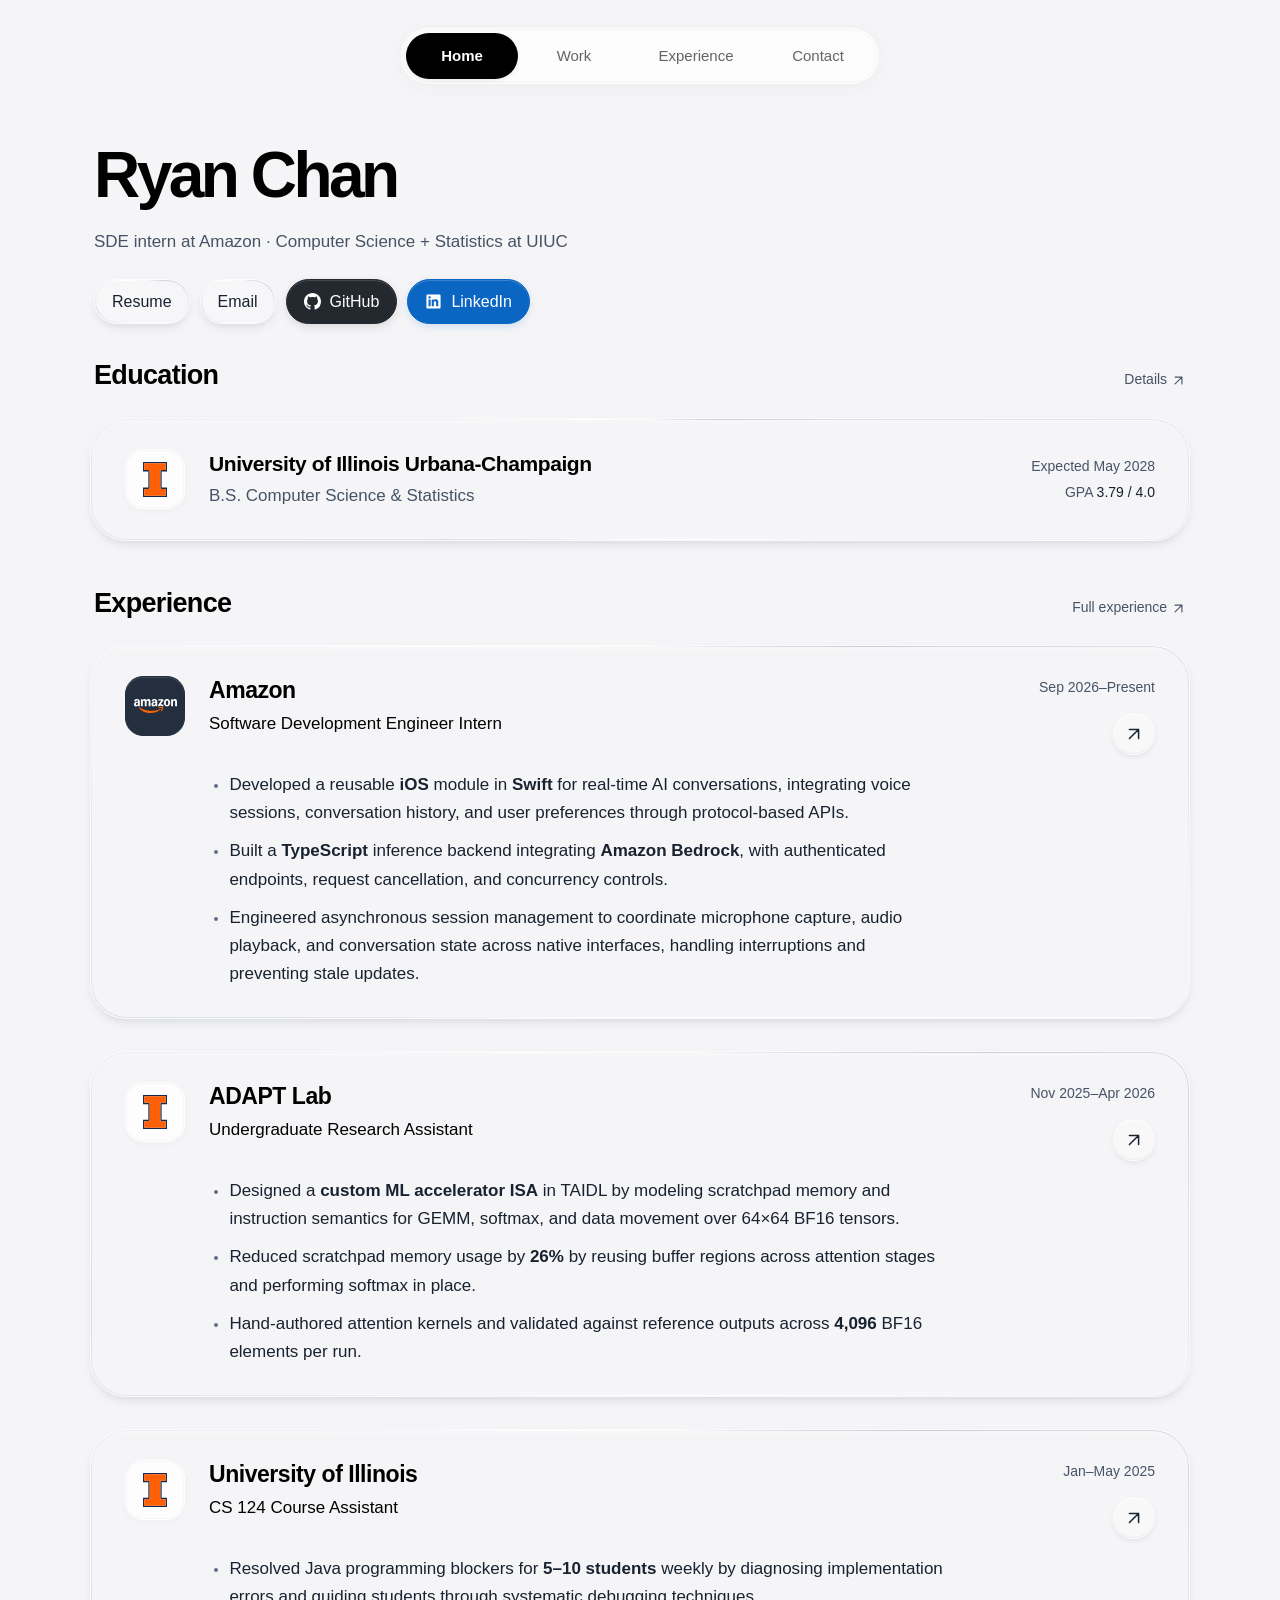
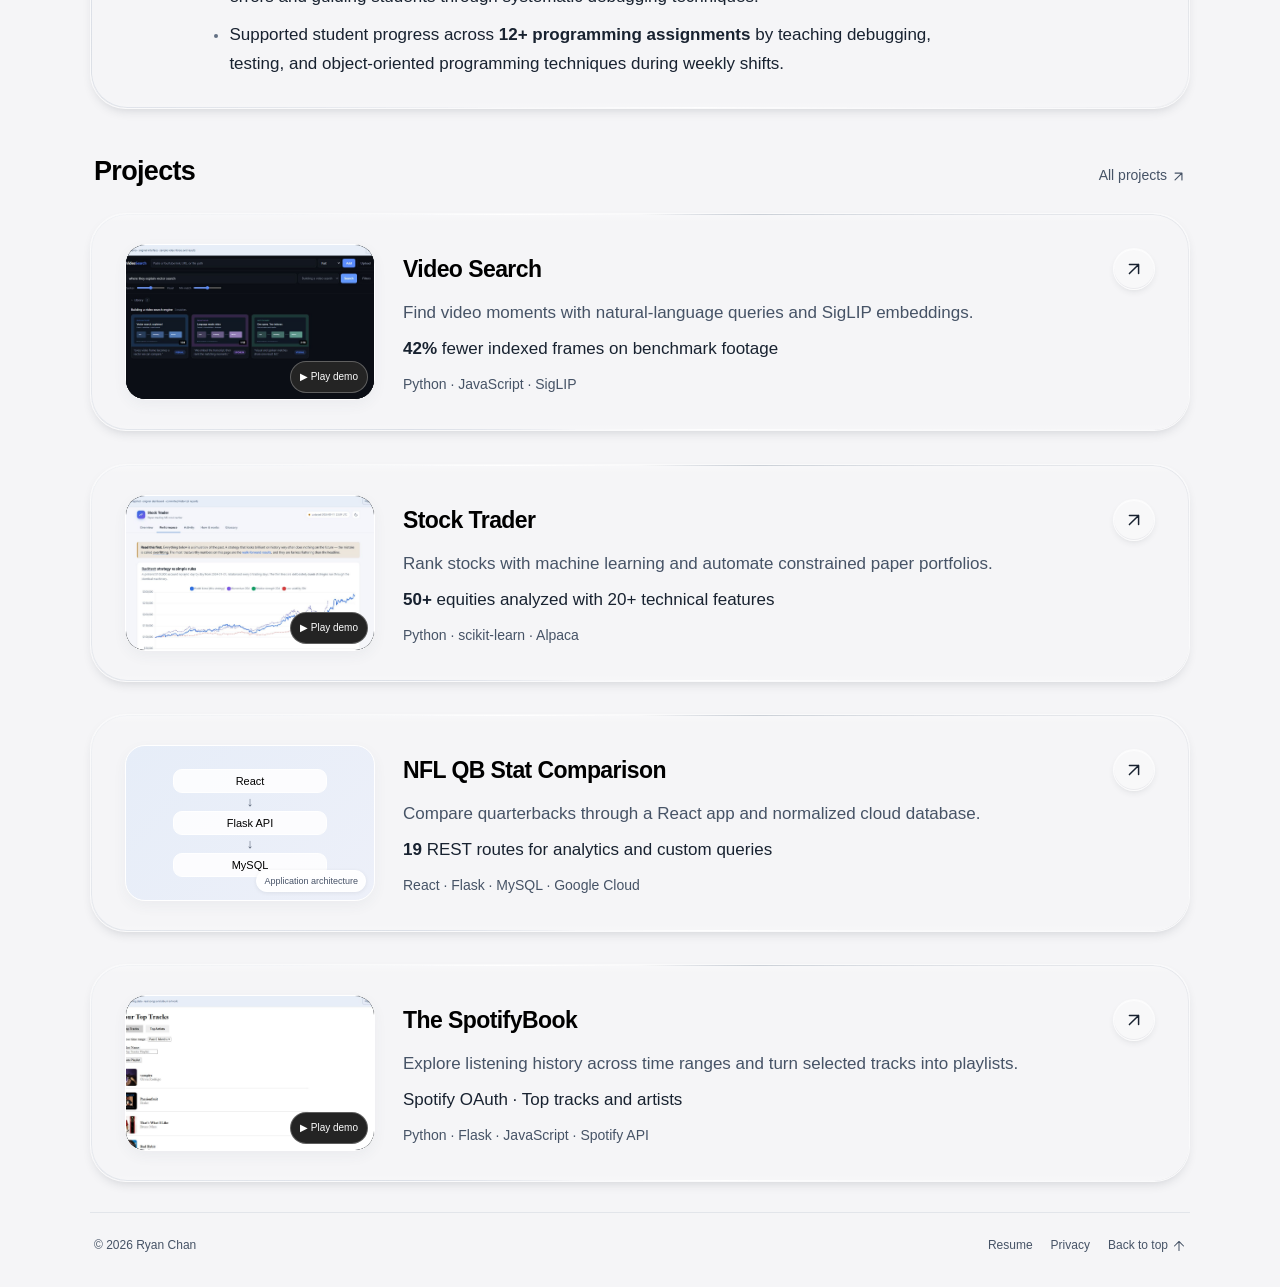
<file: index.html>
<!doctype html>
<html lang="en"><head><meta charset="utf-8"><meta name="viewport" content="width=device-width,initial-scale=1">
<meta name="theme-color" content="#f5f5f7"><title>Ryan Chan — Portfolio</title><meta name="description" content="Software engineer studying CS and Statistics at UIUC. Swift iOS development, TypeScript APIs, machine learning, and systems research.">
<meta property="og:title" content="Ryan Chan — Portfolio"><meta property="og:description" content="Software engineer studying CS and Statistics at UIUC. Swift iOS development, TypeScript APIs, machine learning, and systems research."><meta property="og:type" content="website">
<link rel="icon" href="assets/favicon.svg?v=20261116-clear-restored" type="image/svg+xml"><link rel="stylesheet" href="styles.css?v=20261116-clear-restored"><link rel="stylesheet" href="format.css?v=20261116-clear-restored"><link rel="stylesheet" href="glass.css?v=20261116-clear-restored"><link rel="stylesheet" href="preview-motion.css?v=20261116-clear-restored"><script src="site.js?v=20261116-clear-restored" defer></script><script src="assets/liquid-glass.js?v=20261116-clear-restored" defer></script><meta name="portfolio-release" content="20261116-clear-restored"><link rel="stylesheet" href="home.css?v=20261116-clear-restored"></head><body id="top" class="home-page">
<a class="skip-link" href="#main">Skip to content</a><nav class="site-nav" aria-label="Main navigation"><span class="nav-glider" aria-hidden="true"><span class="nav-glider-labels"><span>Home</span><span>Work</span><span>Experience</span><span>Contact</span></span></span><a href="index.html?v=20261116-clear-restored" aria-current="page">Home</a><a href="work.html?v=20261116-clear-restored">Work</a><a href="experience.html?v=20261116-clear-restored">Experience</a><a href="contact.html?v=20261116-clear-restored">Contact</a></nav>
<main id="main" class="home-layout" data-home>
  <header class="home-intro">
    <div class="home-intro-copy">
      <h1>Ryan Chan</h1>
      <p class="home-current">SDE intern at Amazon · Computer Science + Statistics at UIUC</p>
    </div>
    <div class="home-links" aria-label="Resume and social links">
        <a class="home-button home-button-primary" href="assets/Ryan-Chan-Resume.pdf" data-track="resume-download"><span class="glass-label">Resume</span></a>
        <a class="home-button home-email" href="mailto:ryanchan339@gmail.com" data-track="email-click"><span class="glass-label">Email</span></a>
        <a class="home-social home-github" href="https://github.com/ryanchan339" target="_blank" rel="noopener noreferrer" data-track="github-click"><svg viewBox="0 0 16 16" fill="currentColor" aria-hidden="true"><path d="M8 0C3.58 0 0 3.58 0 8c0 3.54 2.29 6.53 5.47 7.59.4.07.55-.17.55-.38 0-.19-.01-.82-.01-1.49-2.01.37-2.53-.49-2.69-.94-.09-.23-.48-.94-.82-1.13-.28-.15-.68-.52-.01-.53.63-.01 1.08.58 1.23.82.72 1.21 1.87.87 2.33.66.07-.52.28-.87.51-1.07-1.78-.2-3.64-.89-3.64-3.95 0-.87.31-1.59.82-2.15-.08-.2-.36-1.02.08-2.12 0 0 .67-.21 2.2.82.64-.18 1.32-.27 2-.27s1.36.09 2 .27c1.53-1.04 2.2-.82 2.2-.82.44 1.1.16 1.92.08 2.12.51.56.82 1.27.82 2.15 0 3.07-1.87 3.75-3.65 3.95.29.25.54.73.54 1.48 0 1.07-.01 1.93-.01 2.2 0 .21.15.46.55.38A8.01 8.01 0 0 0 16 8c0-4.42-3.58-8-8-8Z"/></svg>GitHub</a>
        <a class="home-social home-linkedin" href="https://www.linkedin.com/in/ryanchan20/" target="_blank" rel="noopener noreferrer" data-track="linkedin-click"><svg viewBox="0 0 24 24" fill="currentColor" aria-hidden="true"><path d="M20.45 2H3.55C2.69 2 2 2.68 2 3.52v16.96C2 21.32 2.69 22 3.55 22h16.9c.86 0 1.55-.68 1.55-1.52V3.52C22 2.68 21.31 2 20.45 2ZM7.93 18.75H4.97V9.2h2.96v9.55ZM6.45 7.89a1.72 1.72 0 1 1 0-3.44 1.72 1.72 0 0 1 0 3.44Zm12.3 10.86h-2.96V14.1c0-1.11-.02-2.53-1.54-2.53-1.54 0-1.78 1.2-1.78 2.45v4.73H9.51V9.2h2.84v1.3h.04c.4-.75 1.36-1.54 2.8-1.54 3 0 3.56 1.97 3.56 4.53v5.26Z"/></svg>LinkedIn</a>
    </div>
  </header>

  <section class="home-section home-education" aria-labelledby="home-education-heading">
    <div class="home-section-heading"><h2 id="home-education-heading">Education</h2><a href="experience.html?v=20261116-clear-restored#education">Details <span class="home-arrow" aria-hidden="true"><svg class="arrow-icon" viewBox="0 0 24 24" aria-hidden="true"><path d="M6.5 17.5 17.5 6.5M6.5 6.5h11v11"/></svg></span></a></div>
    <div class="home-panel home-education-card">
      <span class="home-company-logo"><img src="assets/uiuc.svg?v=20261116-clear-restored" alt="University of Illinois logo" width="24" height="35"></span>
      <div class="home-education-copy"><h3>University of Illinois Urbana-Champaign</h3><p>B.S. Computer Science &amp; Statistics</p></div>
      <div class="home-education-meta"><span>Expected May 2028</span><span>GPA <strong>3.79 / 4.0</strong></span></div>
    </div>
  </section>

  <section class="home-section home-experience" aria-labelledby="home-experience-heading">
    <div class="home-section-heading"><h2 id="home-experience-heading">Experience</h2><a href="experience.html?v=20261116-clear-restored">Full experience <span class="home-arrow" aria-hidden="true"><svg class="arrow-icon" viewBox="0 0 24 24" aria-hidden="true"><path d="M6.5 17.5 17.5 6.5M6.5 6.5h11v11"/></svg></span></a></div>
    <div class="home-experience-grid">
      <article class="home-panel home-experience-card">
        <span class="home-company-logo home-amazon"><img src="assets/amazon.svg?v=20261116-clear-restored" alt="Amazon logo" width="43" height="30"></span>
        <div class="home-role-copy"><h3><a href="experience.html?v=20261116-clear-restored#amazon" data-track="experience-amazon">Amazon</a></h3><h4>Software Development Engineer Intern</h4></div>
        <div class="home-row-meta"><span>Sep 2026–Present</span><a class="home-row-link" href="experience.html?v=20261116-clear-restored#amazon" aria-label="Read about Amazon experience" data-track="experience-amazon"><svg class="arrow-icon" viewBox="0 0 24 24" aria-hidden="true"><path d="M6.5 17.5 17.5 6.5M6.5 6.5h11v11"/></svg></a></div>
        <ul class="resume-bullets home-resume-bullets"><li>Developed a reusable <strong>iOS</strong> module in <strong>Swift</strong> for real-time AI conversations, integrating voice sessions, conversation history, and user preferences through protocol-based APIs.</li><li>Built a <strong>TypeScript</strong> inference backend integrating <strong>Amazon Bedrock</strong>, with authenticated endpoints, request cancellation, and concurrency controls.</li><li>Engineered asynchronous session management to coordinate microphone capture, audio playback, and conversation state across native interfaces, handling interruptions and preventing stale updates.</li></ul>
      </article>
      <article class="home-panel home-experience-card">
        <span class="home-company-logo"><img src="assets/uiuc.svg?v=20261116-clear-restored" alt="University of Illinois logo" width="24" height="35"></span>
        <div class="home-role-copy"><h3><a href="experience.html?v=20261116-clear-restored#adapt-lab" data-track="experience-research">ADAPT Lab</a></h3><h4>Undergraduate Research Assistant</h4></div>
        <div class="home-row-meta"><span>Nov 2025–Apr 2026</span><a class="home-row-link" href="experience.html?v=20261116-clear-restored#adapt-lab" aria-label="Read about ADAPT Lab experience" data-track="experience-research"><svg class="arrow-icon" viewBox="0 0 24 24" aria-hidden="true"><path d="M6.5 17.5 17.5 6.5M6.5 6.5h11v11"/></svg></a></div>
        <ul class="resume-bullets home-resume-bullets"><li>Designed a <strong>custom ML accelerator ISA</strong> in TAIDL by modeling scratchpad memory and instruction semantics for GEMM, softmax, and data movement over 64×64 BF16 tensors.</li><li>Reduced scratchpad memory usage by <strong>26%</strong> by reusing buffer regions across attention stages and performing softmax in place.</li><li>Hand-authored attention kernels and validated against reference outputs across <strong>4,096</strong> BF16 elements per run.</li></ul>
      </article>
      <article class="home-panel home-experience-card">
        <span class="home-company-logo"><img src="assets/uiuc.svg?v=20261116-clear-restored" alt="University of Illinois logo" width="24" height="35"></span>
        <div class="home-role-copy"><h3><a href="experience.html?v=20261116-clear-restored#course-assistant">University of Illinois</a></h3><h4>CS 124 Course Assistant</h4></div>
        <div class="home-row-meta"><span>Jan–May 2025</span><a class="home-row-link" href="experience.html?v=20261116-clear-restored#course-assistant" aria-label="Read about University of Illinois experience"><svg class="arrow-icon" viewBox="0 0 24 24" aria-hidden="true"><path d="M6.5 17.5 17.5 6.5M6.5 6.5h11v11"/></svg></a></div>
        <ul class="resume-bullets home-resume-bullets"><li>Resolved Java programming blockers for <strong>5–10 students</strong> weekly by diagnosing implementation errors and guiding students through systematic debugging techniques.</li><li>Supported student progress across <strong>12+ programming assignments</strong> by teaching debugging, testing, and object-oriented programming techniques during weekly shifts.</li></ul>
      </article>
    </div>
  </section>

  <section class="home-section home-projects" aria-labelledby="home-projects-heading">
    <div class="home-section-heading"><h2 id="home-projects-heading">Projects</h2><a href="work.html?v=20261116-clear-restored">All projects <span class="home-arrow" aria-hidden="true"><svg class="arrow-icon" viewBox="0 0 24 24" aria-hidden="true"><path d="M6.5 17.5 17.5 6.5M6.5 6.5h11v11"/></svg></span></a></div>
    <div class="home-project-grid">
      <article class="home-panel home-project-card" data-hover-demo>
        <div class="home-project-media" data-project-preview="video-search"><div class="demo-frame" data-demo><video muted loop playsinline preload="none" poster="assets/video-search.jpg?v=20261116-clear-restored" width="1280" height="720" aria-label="Video Search interface walkthrough" data-project="Video Search"><source data-src="assets/video-search.mp4?v=20261116-clear-restored" type="video/mp4">Your browser can display the still preview above.</video><div class="preview-motion motion-video-search" aria-hidden="true"><div class="motion-kicker">Video Search <span>Visual + spoken matches</span></div>
<div class="motion-query"><svg viewBox="0 0 24 24"><circle cx="10" cy="10" r="6"/><path d="m15 15 5 5"/></svg><span>where they explain vector search</span><i></i></div>
<div class="motion-matches"><div><span class="motion-thumbnail">01</span><strong>Vector search</strong><small>00:12 · Visual match</small></div><div><span class="motion-thumbnail">02</span><strong>Embeddings</strong><small>00:34 · Spoken match</small></div><div><span class="motion-thumbnail">03</span><strong>Nearest matches</strong><small>01:08 · Visual match</small></div></div><div class="motion-scan"></div><span class="motion-sample">Illustrative preview</span></div><button class="demo-toggle" type="button" aria-label="Play Video Search demo" aria-pressed="false">▶ Play demo</button></div></div>
        <div class="home-project-copy"><h3><a href="projects/video-search.html?v=20261116-clear-restored" data-track="project-video-search">Video Search <span class="home-arrow" aria-hidden="true"><svg class="arrow-icon" viewBox="0 0 24 24" aria-hidden="true"><path d="M6.5 17.5 17.5 6.5M6.5 6.5h11v11"/></svg></span></a></h3><p>Find video moments with natural-language queries and SigLIP embeddings.</p><p class="home-project-result"><strong>42%</strong> fewer indexed frames on benchmark footage</p><span class="home-stack">Python · JavaScript · SigLIP</span></div>
      </article>
      <article class="home-panel home-project-card" data-hover-demo>
        <div class="home-project-media" data-project-preview="stock-trader"><div class="demo-frame" data-demo><video muted loop playsinline preload="none" poster="assets/stock-trader.jpg?v=20261116-clear-restored" width="1280" height="720" aria-label="Stock Trader interface walkthrough" data-project="Stock Trader"><source data-src="assets/stock-trader.mp4?v=20261116-clear-restored" type="video/mp4">Your browser can display the still preview above.</video><div class="preview-motion motion-stock-trader" aria-hidden="true"><div class="motion-kicker">Stock Trader <span>Research preview</span></div>
<svg class="motion-chart" viewBox="0 0 480 160" fill="none"><path class="motion-grid" d="M8 24H472M8 64H472M8 104H472M8 144H472"/><path class="motion-trace" pathLength="1" d="M8 132 40 119 70 125 104 90 139 106 169 75 202 94 232 64 263 78 298 44 330 59 367 27 400 38 438 13 472 20"/><circle class="motion-chart-point" cx="472" cy="20" r="5"/></svg>
<div class="motion-allocations"><span><i></i>Rank</span><span><i></i>Allocate</span><span><i></i>Review</span></div><span class="motion-sample">Illustrative preview</span></div><button class="demo-toggle" type="button" aria-label="Play Stock Trader demo" aria-pressed="false">▶ Play demo</button></div></div>
        <div class="home-project-copy"><h3><a href="projects/stock-trader.html?v=20261116-clear-restored" data-track="project-stock-trader">Stock Trader <span class="home-arrow" aria-hidden="true"><svg class="arrow-icon" viewBox="0 0 24 24" aria-hidden="true"><path d="M6.5 17.5 17.5 6.5M6.5 6.5h11v11"/></svg></span></a></h3><p>Rank stocks with machine learning and automate constrained paper portfolios.</p><p class="home-project-result"><strong>50+</strong> equities analyzed with 20+ technical features</p><span class="home-stack">Python · scikit-learn · Alpaca</span></div>
      </article>
      <article class="home-panel home-project-card">
        <a class="home-project-cover home-architecture-cover" href="projects/nfl-qb-analytics.html?v=20261116-clear-restored" data-track="project-nfl" aria-label="View NFL QB Stat Comparison project"><div class="home-architecture" aria-label="React interface connects to Flask API and MySQL database"><strong>React</strong><span aria-hidden="true">↓</span><strong>Flask API</strong><span aria-hidden="true">↓</span><strong>MySQL</strong></div><span>Application architecture</span></a>
        <div class="home-project-copy"><h3><a href="projects/nfl-qb-analytics.html?v=20261116-clear-restored" data-track="project-nfl">NFL QB Stat Comparison <span class="home-arrow" aria-hidden="true"><svg class="arrow-icon" viewBox="0 0 24 24" aria-hidden="true"><path d="M6.5 17.5 17.5 6.5M6.5 6.5h11v11"/></svg></span></a></h3><p>Compare quarterbacks through a React app and normalized cloud database.</p><p class="home-project-result"><strong>19</strong> REST routes for analytics and custom queries</p><span class="home-stack">React · Flask · MySQL · Google Cloud</span></div>
      </article>
      <article class="home-panel home-project-card" data-hover-demo>
        <div class="home-project-media" data-project-preview="spotifybook"><div class="demo-frame" data-demo><video muted loop playsinline preload="none" poster="assets/spotifybook.jpg?v=20261116-clear-restored" width="1280" height="720" aria-label="The SpotifyBook interface walkthrough" data-project="The SpotifyBook"><source data-src="assets/spotifybook.mp4?v=20261116-clear-restored" type="video/mp4">Your browser can display the still preview above.</video><div class="preview-motion motion-spotifybook" aria-hidden="true"><div class="motion-kicker">The SpotifyBook <span>Your Top Tracks</span></div><div class="motion-track-window"><div class="motion-track-list"><div class="motion-track"><img src="assets/spotify-cover-0.jpg?v=20261116-clear-restored" alt="" width="48" height="48" loading="lazy"><span><strong>vampire</strong><small>Olivia Rodrigo</small></span><span class="motion-equalizer"><i></i><i></i><i></i><i></i></span></div><div class="motion-track"><img src="assets/spotify-cover-1.jpg?v=20261116-clear-restored" alt="" width="48" height="48" loading="lazy"><span><strong>Passionfruit</strong><small>Drake</small></span><span class="motion-equalizer"><i></i><i></i><i></i><i></i></span></div><div class="motion-track"><img src="assets/spotify-cover-2.jpg?v=20261116-clear-restored" alt="" width="48" height="48" loading="lazy"><span><strong>That’s What I Like</strong><small>Bruno Mars</small></span><span class="motion-equalizer"><i></i><i></i><i></i><i></i></span></div><div class="motion-track"><img src="assets/spotify-cover-3.jpg?v=20261116-clear-restored" alt="" width="48" height="48" loading="lazy"><span><strong>Bad Habit</strong><small>Steve Lacy</small></span><span class="motion-equalizer"><i></i><i></i><i></i><i></i></span></div><div class="motion-track"><img src="assets/spotify-cover-4.jpg?v=20261116-clear-restored" alt="" width="48" height="48" loading="lazy"><span><strong>Fly Me to the Moon</strong><small>Frank Sinatra</small></span><span class="motion-equalizer"><i></i><i></i><i></i><i></i></span></div></div></div><span class="motion-sample">Illustrative preview</span></div><button class="demo-toggle" type="button" aria-label="Play The SpotifyBook demo" aria-pressed="false">▶ Play demo</button></div></div>
        <div class="home-project-copy"><h3><a href="projects/spotifybook.html?v=20261116-clear-restored" data-track="project-spotifybook">The SpotifyBook <span class="home-arrow" aria-hidden="true"><svg class="arrow-icon" viewBox="0 0 24 24" aria-hidden="true"><path d="M6.5 17.5 17.5 6.5M6.5 6.5h11v11"/></svg></span></a></h3><p>Explore listening history across time ranges and turn selected tracks into playlists.</p><p class="home-project-result">Spotify OAuth · Top tracks and artists</p><span class="home-stack">Python · Flask · JavaScript · Spotify API</span></div>
      </article>
    </div>
  </section>

  <footer class="site-footer"><span>© 2026 Ryan Chan</span><span class="footer-links"><a href="assets/Ryan-Chan-Resume.pdf" data-track="resume-download">Resume</a><a href="privacy.html">Privacy</a><a href="#top">Back to top <svg class="arrow-icon arrow-icon-up" viewBox="0 0 24 24" aria-hidden="true"><path d="M6.5 17.5 17.5 6.5M6.5 6.5h11v11"/></svg></a></span></footer>
</main>
</body></html>
</file>
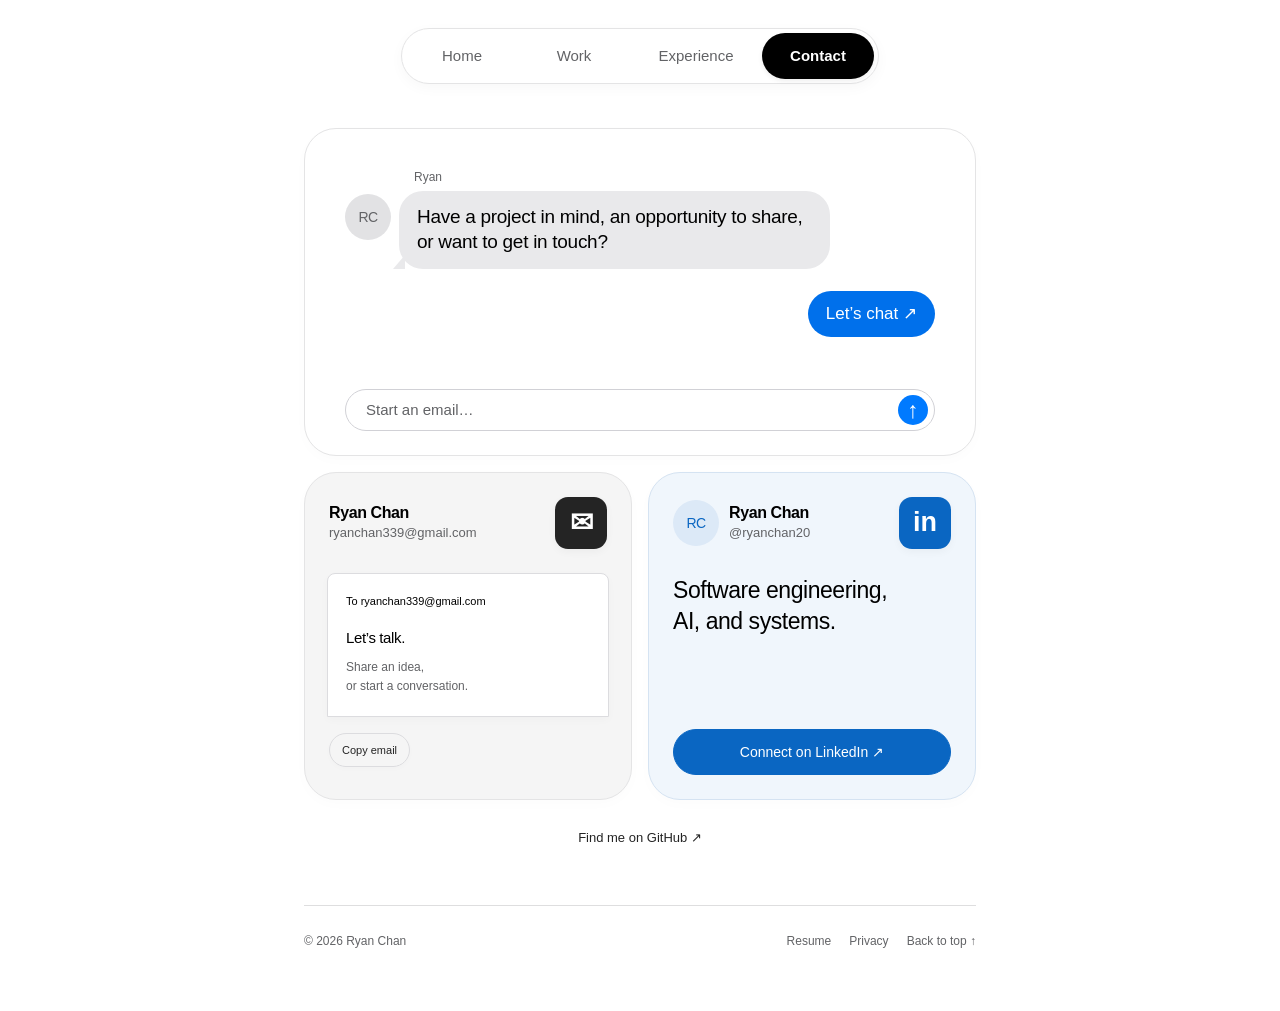
<file: contact.html>
<!doctype html>
<html lang="en"><head><meta charset="utf-8"><meta name="viewport" content="width=device-width,initial-scale=1">
<meta name="theme-color" content="#ffffff"><title>Contact — Ryan Chan</title><meta name="description" content="Ryan Chan’s software projects, background, and experience.">
<meta property="og:title" content="Contact — Ryan Chan"><meta property="og:description" content="Ryan Chan’s software projects, background, and experience."><meta property="og:type" content="website">
<link rel="icon" href="assets/favicon.svg?v=20261116-clear-restored" type="image/svg+xml"><link rel="stylesheet" href="styles.css?v=20261116-clear-restored"><link rel="stylesheet" href="format.css?v=20261116-clear-restored"><link rel="stylesheet" href="glass.css?v=20261116-clear-restored"><link rel="stylesheet" href="preview-motion.css?v=20261116-clear-restored"><script src="site.js?v=20261116-clear-restored" defer></script><meta name="portfolio-release" content="20261116-clear-restored"></head><body id="top">
<a class="skip-link" href="#main">Skip to content</a><nav class="site-nav" aria-label="Main navigation"><span class="nav-glider" aria-hidden="true"><span class="nav-glider-labels"><span>Home</span><span>Work</span><span>Experience</span><span>Contact</span></span></span><a href="index.html?v=20261116-clear-restored">Home</a><a href="work.html?v=20261116-clear-restored">Work</a><a href="experience.html?v=20261116-clear-restored">Experience</a><a href="contact.html?v=20261116-clear-restored" aria-current="page">Contact</a></nav><main id="main" class="container page-main format-main format-contact"><h1 class="sr-only">Contact</h1><div class="contact-mosaic"><section class="mosaic-tile message-tile" aria-label="Start a conversation"><div class="message-incoming"><span class="avatar" aria-hidden="true">RC</span><div><span class="message-name">Ryan</span><p>Have a project in mind, an opportunity to share, or want to get in touch?</p></div></div><a class="message-reply" href="mailto:ryanchan339@gmail.com" data-tile-link data-track="email-click">Let’s chat ↗</a><form class="email-composer" data-email-draft><label class="sr-only" for="email-message">Email message</label><input id="email-message" name="message" placeholder="Start an email…" autocomplete="off"><button type="submit" aria-label="Open email draft">↑</button></form></section><section class="mosaic-tile email-tile"><div class="profile-header"><div><h2>Ryan Chan</h2><a href="mailto:ryanchan339@gmail.com" data-tile-link data-track="email-click">ryanchan339@gmail.com</a></div><span class="app-icon email-icon" aria-hidden="true">✉</span></div><div class="email-paper"><span>To <a href="mailto:ryanchan339@gmail.com" data-track="email-click">ryanchan339@gmail.com</a></span><h3>Let’s talk.</h3><p>Share an idea,<br>or start a conversation.</p></div><div class="copy-row"><button class="copy-email" data-copy-email="ryanchan339@gmail.com" type="button">Copy email</button><span class="copy-status" role="status" aria-live="polite"></span></div></section><section class="mosaic-tile linkedin-tile"><div class="profile-header"><span class="avatar" aria-hidden="true">RC</span><div><h2>Ryan Chan</h2><span>@ryanchan20</span></div><span class="app-icon linkedin-icon" aria-hidden="true">in</span></div><p>Software engineering,<br>AI, and systems.</p><a class="tile-pill" href="https://www.linkedin.com/in/ryanchan20/" target="_blank" rel="noopener noreferrer" data-tile-link data-track="linkedin-click">Connect on LinkedIn ↗</a></section></div><a class="contact-github" href="https://github.com/ryanchan339" target="_blank" rel="noopener noreferrer" data-track="github-click">Find me on GitHub ↗</a><footer class="site-footer"><span>© 2026 Ryan Chan</span><span class="footer-links"><a href="assets/Ryan-Chan-Resume.pdf" data-track="resume-download">Resume</a><a href="privacy.html">Privacy</a><a href="#top">Back to top ↑</a></span></footer></main></body></html>
</file>
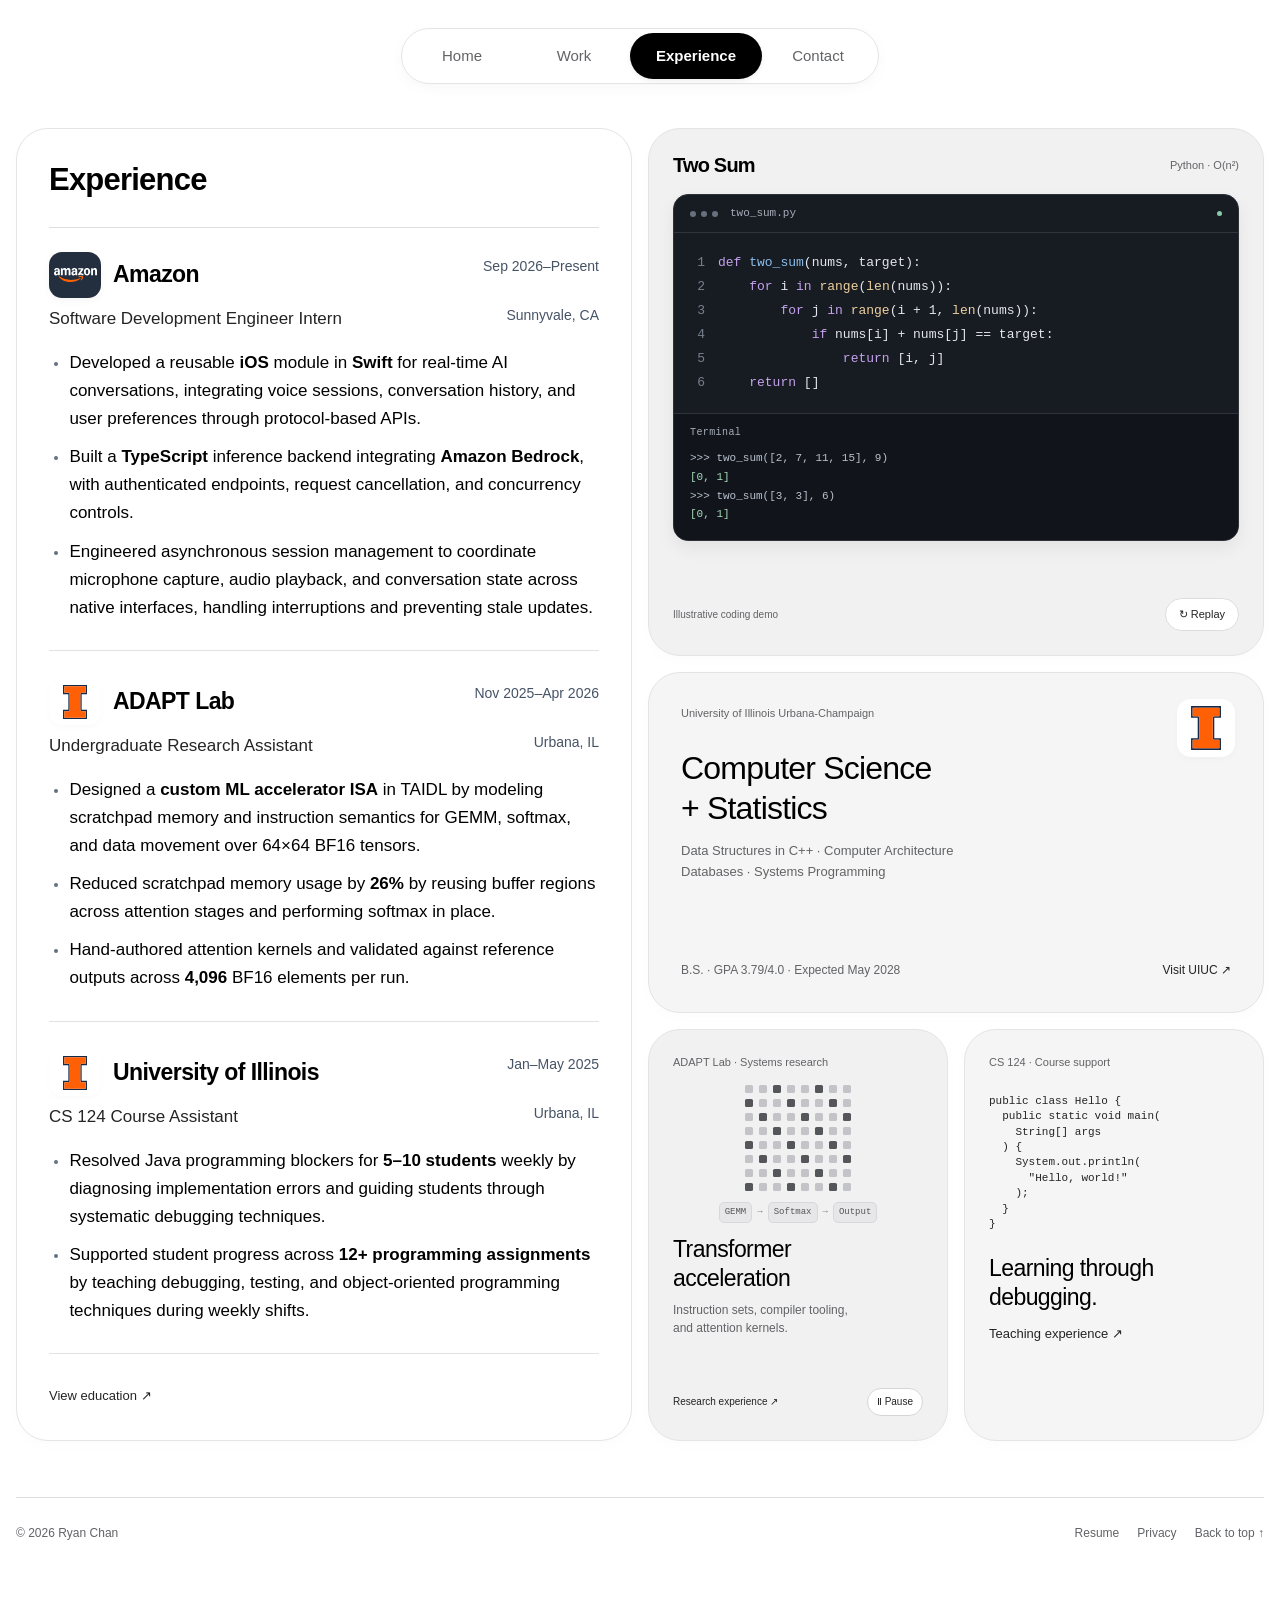
<file: experience.html>
<!doctype html>
<html lang="en"><head><meta charset="utf-8"><meta name="viewport" content="width=device-width,initial-scale=1">
<meta name="theme-color" content="#ffffff"><title>Experience — Ryan Chan</title><meta name="description" content="Ryan Chan’s software projects, background, and experience.">
<meta property="og:title" content="Experience — Ryan Chan"><meta property="og:description" content="Ryan Chan’s software projects, background, and experience."><meta property="og:type" content="website">
<link rel="icon" href="assets/favicon.svg?v=20261116-clear-restored" type="image/svg+xml"><link rel="stylesheet" href="styles.css?v=20261116-clear-restored"><link rel="stylesheet" href="format.css?v=20261116-clear-restored"><link rel="stylesheet" href="glass.css?v=20261116-clear-restored"><link rel="stylesheet" href="preview-motion.css?v=20261116-clear-restored"><script src="site.js?v=20261116-clear-restored" defer></script><meta name="portfolio-release" content="20261116-clear-restored"></head><body id="top">
<a class="skip-link" href="#main">Skip to content</a><nav class="site-nav" aria-label="Main navigation"><span class="nav-glider" aria-hidden="true"><span class="nav-glider-labels"><span>Home</span><span>Work</span><span>Experience</span><span>Contact</span></span></span><a href="index.html?v=20261116-clear-restored">Home</a><a href="work.html?v=20261116-clear-restored">Work</a><a href="experience.html?v=20261116-clear-restored" aria-current="page">Experience</a><a href="contact.html?v=20261116-clear-restored">Contact</a></nav><main id="main" class="container page-main format-main format-experience"><div class="mosaic experience-mosaic"><section class="mosaic-tile career-tile"><h1>Experience</h1><div class="tile-rule"></div>
<article class="experience-row" id="amazon"><h3><span class="brand-badge brand-amazon"><img src="assets/amazon.svg?v=20261116-clear-restored" alt="Amazon logo" width="56" height="40"></span><span>Amazon</span></h3><span class="date">Sep 2026–Present</span><p class="experience-role">Software Development Engineer Intern</p><span class="location">Sunnyvale, CA</span><ul class="resume-bullets"><li>Developed a reusable <strong>iOS</strong> module in <strong>Swift</strong> for real-time AI conversations, integrating voice sessions, conversation history, and user preferences through protocol-based APIs.</li><li>Built a <strong>TypeScript</strong> inference backend integrating <strong>Amazon Bedrock</strong>, with authenticated endpoints, request cancellation, and concurrency controls.</li><li>Engineered asynchronous session management to coordinate microphone capture, audio playback, and conversation state across native interfaces, handling interruptions and preventing stale updates.</li></ul></article>
<article class="experience-row" id="adapt-lab"><h3><span class="brand-badge brand-uiuc"><img src="assets/uiuc.svg?v=20261116-clear-restored" alt="University of Illinois logo" width="30" height="40"></span><span>ADAPT Lab</span></h3><span class="date">Nov 2025–Apr 2026</span><p class="experience-role">Undergraduate Research Assistant</p><span class="location">Urbana, IL</span><ul class="resume-bullets"><li>Designed a <strong>custom ML accelerator ISA</strong> in TAIDL by modeling scratchpad memory and instruction semantics for GEMM, softmax, and data movement over 64×64 BF16 tensors.</li><li>Reduced scratchpad memory usage by <strong>26%</strong> by reusing buffer regions across attention stages and performing softmax in place.</li><li>Hand-authored attention kernels and validated against reference outputs across <strong>4,096</strong> BF16 elements per run.</li></ul></article>
<article class="experience-row" id="course-assistant"><h3><span class="brand-badge brand-uiuc"><img src="assets/uiuc.svg?v=20261116-clear-restored" alt="University of Illinois logo" width="30" height="40"></span><span>University of Illinois</span></h3><span class="date">Jan–May 2025</span><p class="experience-role">CS 124 Course Assistant</p><span class="location">Urbana, IL</span><ul class="resume-bullets"><li>Resolved Java programming blockers for <strong>5–10 students</strong> weekly by diagnosing implementation errors and guiding students through systematic debugging techniques.</li><li>Supported student progress across <strong>12+ programming assignments</strong> by teaching debugging, testing, and object-oriented programming techniques during weekly shifts.</li></ul></article>
<a class="intro-more" href="#education" data-tile-link>View education ↗</a></section><section class="mosaic-tile coding-tile" data-coding-demo aria-labelledby="coding-title">
<div class="coding-heading"><h2 id="coding-title">Two Sum</h2><span>Python · O(n²)</span></div>
<div class="coding-editor"><div class="coding-editor-bar"><span class="coding-window-dots" aria-hidden="true"><i></i><i></i><i></i></span><span>two_sum.py</span><span class="coding-indicator" aria-hidden="true"></span></div>
<pre class="coding-source" aria-label="Python Two Sum solution using two nested for loops"><code><span class="coding-line"><span class="coding-line-number" aria-hidden="true">1</span><span class="coding-line-text" style="--typing-delay:0.00s;--typing-steps:26"><span class="syntax-keyword">def</span> <span class="syntax-function">two_sum</span>(nums, target):</span></span><span class="coding-line"><span class="coding-line-number" aria-hidden="true">2</span><span class="coding-line-text" style="--typing-delay:0.38s;--typing-steps:30">    <span class="syntax-keyword">for</span> i <span class="syntax-keyword">in</span> <span class="syntax-builtin">range</span>(<span class="syntax-builtin">len</span>(nums)):</span></span><span class="coding-line"><span class="coding-line-number" aria-hidden="true">3</span><span class="coding-line-text" style="--typing-delay:0.76s;--typing-steps:41">        <span class="syntax-keyword">for</span> j <span class="syntax-keyword">in</span> <span class="syntax-builtin">range</span>(i + 1, <span class="syntax-builtin">len</span>(nums)):</span></span><span class="coding-line"><span class="coding-line-number" aria-hidden="true">4</span><span class="coding-line-text" style="--typing-delay:1.14s;--typing-steps:43">            <span class="syntax-keyword">if</span> nums[i] + nums[j] == target:</span></span><span class="coding-line"><span class="coding-line-number" aria-hidden="true">5</span><span class="coding-line-text" style="--typing-delay:1.52s;--typing-steps:29">                <span class="syntax-keyword">return</span> [i, j]</span></span><span class="coding-line"><span class="coding-line-number" aria-hidden="true">6</span><span class="coding-line-text" style="--typing-delay:1.90s;--typing-steps:13">    <span class="syntax-keyword">return</span> []</span></span></code></pre>
<div class="coding-terminal"><span class="coding-terminal-title">Terminal</span><pre aria-label="Example calls and results"><code><span class="coding-command">&gt;&gt;&gt; two_sum([2, 7, 11, 15], 9)</span><span class="coding-output">[0, 1]</span><span class="coding-command coding-command-second">&gt;&gt;&gt; two_sum([3, 3], 6)</span><span class="coding-output coding-output-second">[0, 1]</span></code></pre></div></div>
<div class="coding-footer"><span>Illustrative coding demo</span><button class="coding-control" type="button" data-code-toggle data-tile-link hidden aria-label="Replay coding animation">↻ Replay</button></div></section><section class="mosaic-tile education-tile experience-education resume-education" id="education" aria-label="Education"><div class="education-icon"><img src="assets/uiuc.svg?v=20261116-clear-restored" alt="University of Illinois logo" width="30" height="44"></div><span class="tile-label">University of Illinois Urbana-Champaign</span><h2>Computer Science<br>+ Statistics</h2><p class="education-coursework">Data Structures in C++ · Computer Architecture<br>Databases · Systems Programming</p><div class="education-foot"><span>B.S. · GPA 3.79/4.0 · Expected May 2028</span><a href="https://illinois.edu/" target="_blank" rel="noopener noreferrer" data-tile-link>Visit UIUC ↗</a></div></section><section class="mosaic-tile lab-tile" data-accelerator-demo data-accelerator-paused="true" aria-labelledby="accelerator-heading"><span class="tile-label">ADAPT Lab · Systems research</span><div class="accelerator-visual" role="img" aria-label="Illustrative attention kernel: computation flows through a processing grid, followed by softmax and output."><div class="chip-visual" aria-hidden="true"><i style="--cell-delay:-1.050s"></i><i style="--cell-delay:-0.975s"></i><i style="--cell-delay:-0.900s"></i><i style="--cell-delay:-0.825s"></i><i style="--cell-delay:-0.750s"></i><i style="--cell-delay:-0.675s"></i><i style="--cell-delay:-0.600s"></i><i style="--cell-delay:-0.525s"></i><i style="--cell-delay:-0.975s"></i><i style="--cell-delay:-0.900s"></i><i style="--cell-delay:-0.825s"></i><i style="--cell-delay:-0.750s"></i><i style="--cell-delay:-0.675s"></i><i style="--cell-delay:-0.600s"></i><i style="--cell-delay:-0.525s"></i><i style="--cell-delay:-0.450s"></i><i style="--cell-delay:-0.900s"></i><i style="--cell-delay:-0.825s"></i><i style="--cell-delay:-0.750s"></i><i style="--cell-delay:-0.675s"></i><i style="--cell-delay:-0.600s"></i><i style="--cell-delay:-0.525s"></i><i style="--cell-delay:-0.450s"></i><i style="--cell-delay:-0.375s"></i><i style="--cell-delay:-0.825s"></i><i style="--cell-delay:-0.750s"></i><i style="--cell-delay:-0.675s"></i><i style="--cell-delay:-0.600s"></i><i style="--cell-delay:-0.525s"></i><i style="--cell-delay:-0.450s"></i><i style="--cell-delay:-0.375s"></i><i style="--cell-delay:-0.300s"></i><i style="--cell-delay:-0.750s"></i><i style="--cell-delay:-0.675s"></i><i style="--cell-delay:-0.600s"></i><i style="--cell-delay:-0.525s"></i><i style="--cell-delay:-0.450s"></i><i style="--cell-delay:-0.375s"></i><i style="--cell-delay:-0.300s"></i><i style="--cell-delay:-0.225s"></i><i style="--cell-delay:-0.675s"></i><i style="--cell-delay:-0.600s"></i><i style="--cell-delay:-0.525s"></i><i style="--cell-delay:-0.450s"></i><i style="--cell-delay:-0.375s"></i><i style="--cell-delay:-0.300s"></i><i style="--cell-delay:-0.225s"></i><i style="--cell-delay:-0.150s"></i><i style="--cell-delay:-0.600s"></i><i style="--cell-delay:-0.525s"></i><i style="--cell-delay:-0.450s"></i><i style="--cell-delay:-0.375s"></i><i style="--cell-delay:-0.300s"></i><i style="--cell-delay:-0.225s"></i><i style="--cell-delay:-0.150s"></i><i style="--cell-delay:-0.075s"></i><i style="--cell-delay:-0.525s"></i><i style="--cell-delay:-0.450s"></i><i style="--cell-delay:-0.375s"></i><i style="--cell-delay:-0.300s"></i><i style="--cell-delay:-0.225s"></i><i style="--cell-delay:-0.150s"></i><i style="--cell-delay:-0.075s"></i><i style="--cell-delay:0.000s"></i></div><div class="accelerator-stages" aria-hidden="true"><span style="--stage-delay:0s">GEMM</span><i>→</i><span style="--stage-delay:1s">Softmax</span><i>→</i><span style="--stage-delay:2s">Output</span></div></div><h2 id="accelerator-heading">Transformer<br>acceleration</h2><p>Instruction sets, compiler tooling,<br>and attention kernels.</p><div class="accelerator-footer"><a class="intro-more" href="#adapt-lab" data-tile-link>Research experience ↗</a><button class="accelerator-toggle" type="button" data-accelerator-toggle hidden aria-label="Pause transformer acceleration animation">Ⅱ Pause</button></div></section><section class="mosaic-tile teaching-tile"><span class="tile-label">CS 124 · Course support</span><pre aria-hidden="true"><code>public class Hello {<br>  public static void main(<br>    String[] args<br>  ) {<br>    System.out.println(<br>      "Hello, world!"<br>    );<br>  }<br>}</code></pre><h2>Learning through<br>debugging.</h2><a class="intro-more" href="#course-assistant" data-tile-link>Teaching experience ↗</a></section></div><footer class="site-footer"><span>© 2026 Ryan Chan</span><span class="footer-links"><a href="assets/Ryan-Chan-Resume.pdf" data-track="resume-download">Resume</a><a href="privacy.html">Privacy</a><a href="#top">Back to top ↑</a></span></footer></main></body></html>
</file>
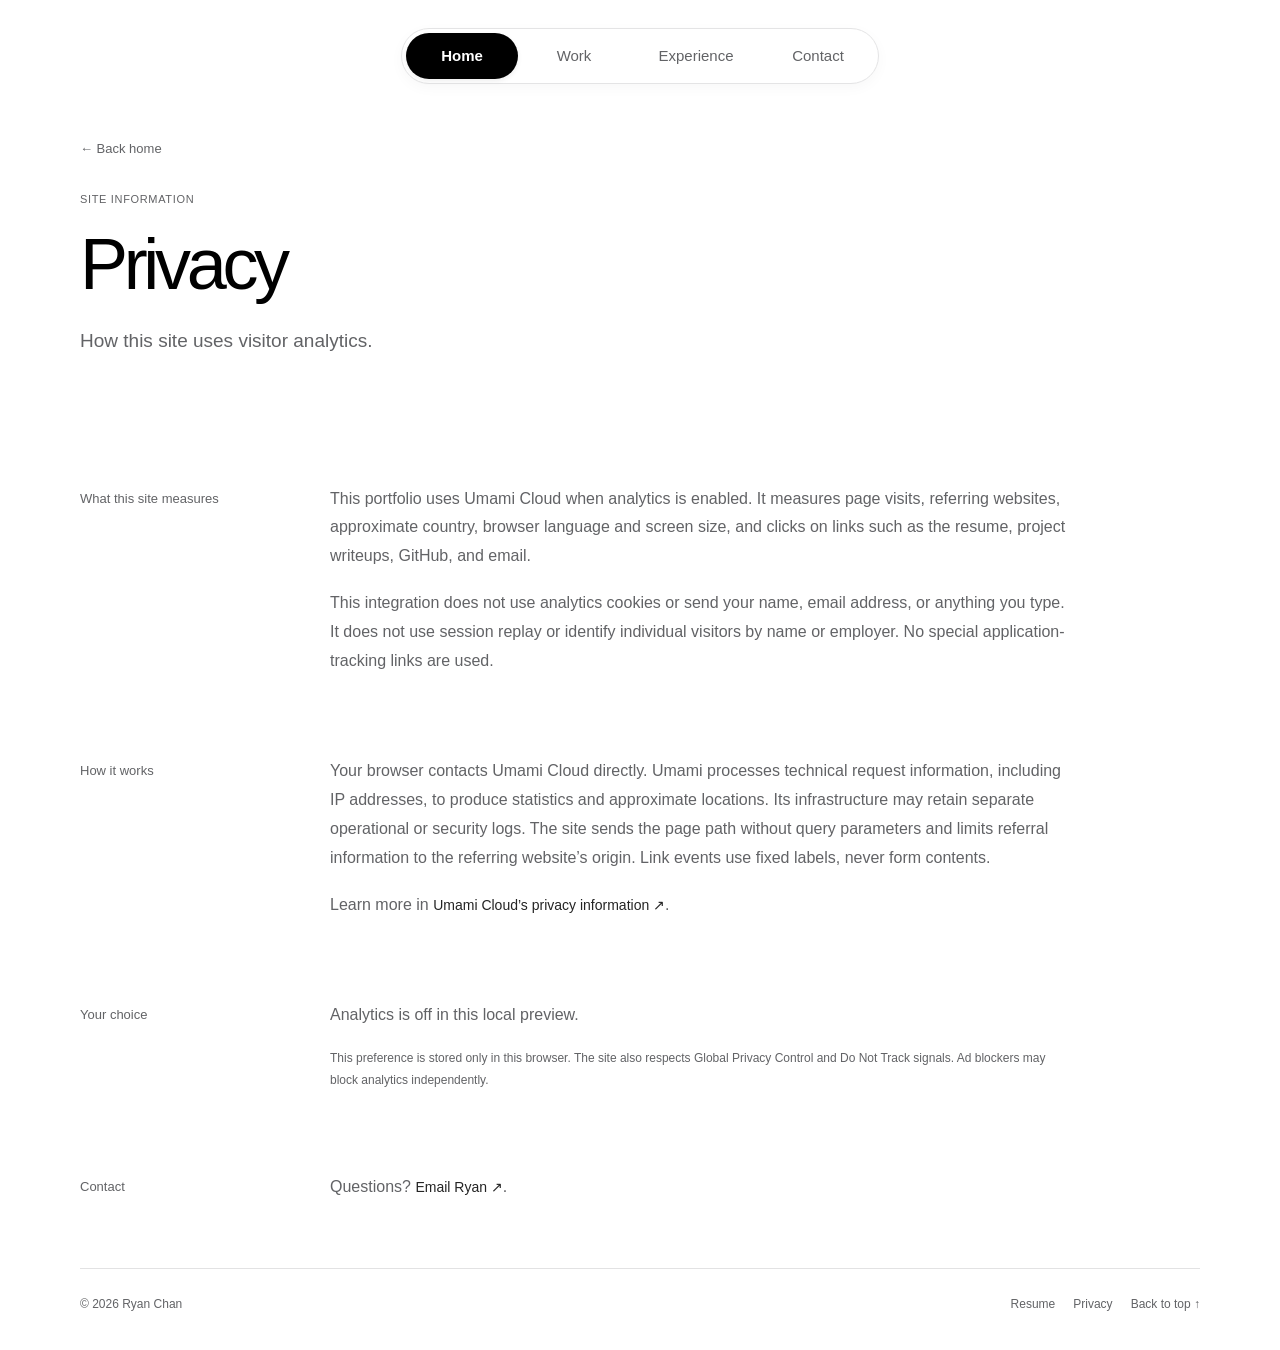
<file: privacy.html>
<!doctype html>
<html lang="en"><head><meta charset="utf-8"><meta name="viewport" content="width=device-width,initial-scale=1">
<meta name="theme-color" content="#ffffff"><title>Privacy — Ryan Chan</title><meta name="description" content="How this site uses visitor analytics.">
<meta property="og:title" content="Ryan Chan — Portfolio"><meta property="og:description" content="How this site uses visitor analytics."><meta property="og:type" content="website">
<link rel="icon" href="assets/favicon.svg?v=20261116-clear-restored" type="image/svg+xml"><link rel="stylesheet" href="styles.css?v=20261116-clear-restored"><link rel="stylesheet" href="format.css?v=20261116-clear-restored"><link rel="stylesheet" href="glass.css?v=20261116-clear-restored"><link rel="stylesheet" href="preview-motion.css?v=20261116-clear-restored"><script src="site.js?v=20261116-clear-restored" defer></script><meta name="portfolio-release" content="20261116-clear-restored"></head><body id="top"><a class="skip-link" href="#main">Skip to content</a><nav class="site-nav" aria-label="Main navigation"><span class="nav-glider" aria-hidden="true"><span class="nav-glider-labels"><span>Home</span><span>Work</span><span>Experience</span><span>Contact</span></span></span><a href="index.html?v=20261116-clear-restored" aria-current="page">Home</a><a href="work.html?v=20261116-clear-restored">Work</a><a href="experience.html?v=20261116-clear-restored">Experience</a><a href="contact.html?v=20261116-clear-restored">Contact</a></nav><main id="main" class="container"><a class="back-link" href="index.html">← Back home</a><header class="case-hero"><div class="project-eyebrow">Site information</div><h1>Privacy</h1><p class="case-summary">How this site uses visitor analytics.</p></header><section class="case-body"><h2 class="case-label">What this site measures</h2><div class="case-content"><div>
          <p>
            This portfolio uses Umami Cloud when analytics is enabled. It
            measures page visits, referring websites, approximate country,
            browser language and screen size, and clicks on links such as the
            resume, project writeups, GitHub, and email.
          </p>
          <p>
            This integration does not use analytics cookies or send your name,
            email address, or anything you type. It does not use session replay
            or identify individual visitors by name or employer. No special
            application-tracking links are used.
          </p>
        </div></div></section><section class="case-body"><h2 class="case-label">How it works</h2><div class="case-content"><div>
          <p>
            Your browser contacts Umami Cloud directly. Umami processes
            technical request information, including IP addresses, to produce
            statistics and approximate locations. Its infrastructure may retain
            separate operational or security logs. The site sends the page path
            without query parameters and limits referral information to the
            referring website’s origin. Link events use fixed labels, never form
            contents.
          </p>
          <p>
            Learn more in
            <a
              class="text-link"
              href="https://umami.is/privacy"
              target="_blank"
              rel="noopener noreferrer"
              >Umami Cloud’s privacy information ↗</a
            >.
          </p>
        </div></div></section><section class="case-body"><h2 class="case-label">Your choice</h2><div class="case-content"><div>
          <p data-analytics-status>
            Analytics runs only when your browser preferences allow it.
          </p>
          <button class="button secondary" type="button" data-analytics-toggle>
            Turn off analytics in this browser
          </button>
          <p class="small-note">
            This preference is stored only in this browser. The site also
            respects Global Privacy Control and Do Not Track signals. Ad
            blockers may block analytics independently.
          </p>
        </div></div></section><section class="case-body"><h2 class="case-label">Contact</h2><div class="case-content"><p>
          Questions?
          <a
            class="text-link"
            href="mailto:ryanchan339@gmail.com"
            data-track="email-click"
            >Email Ryan ↗</a
          >.
        </p></div></section><footer class="site-footer"><span>© 2026 Ryan Chan</span><span class="footer-links"><a href="assets/Ryan-Chan-Resume.pdf" data-track="resume-download">Resume</a><a href="privacy.html">Privacy</a><a href="#top">Back to top ↑</a></span></footer></main></body></html>
</file>
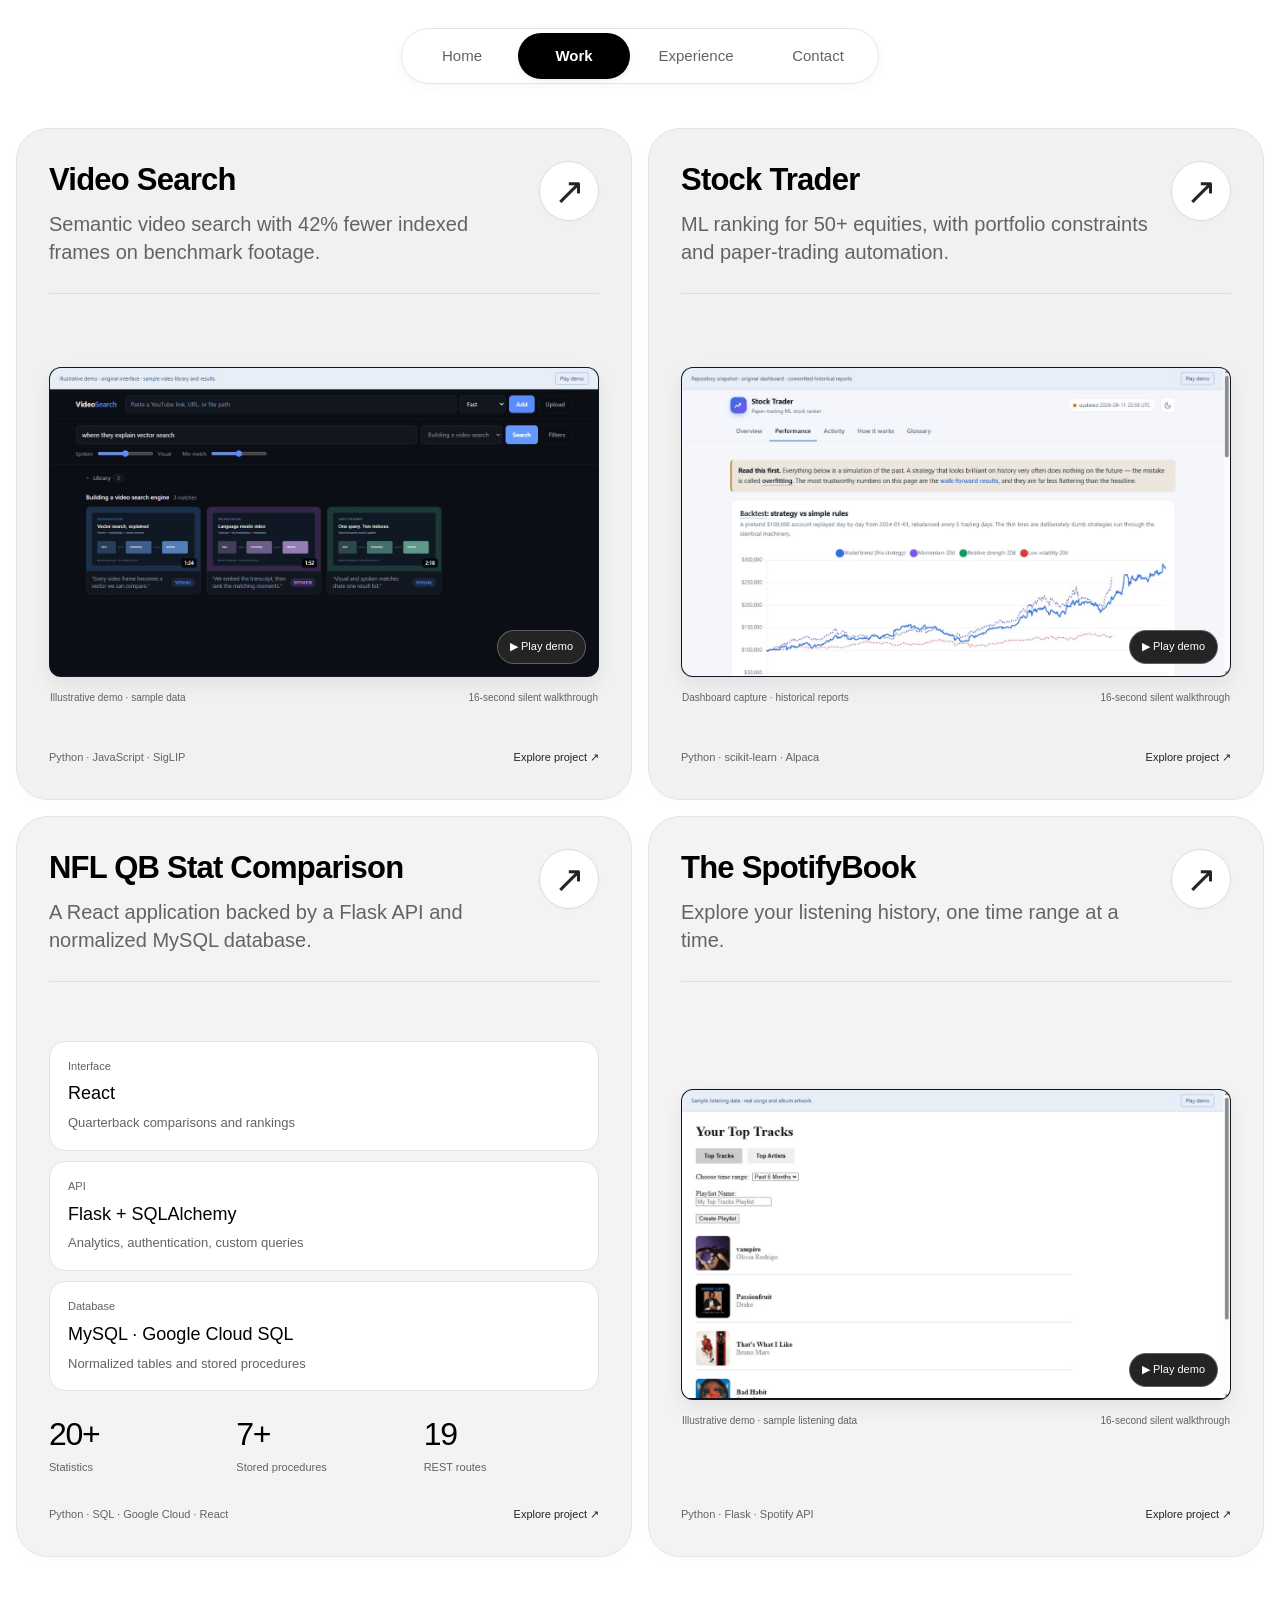
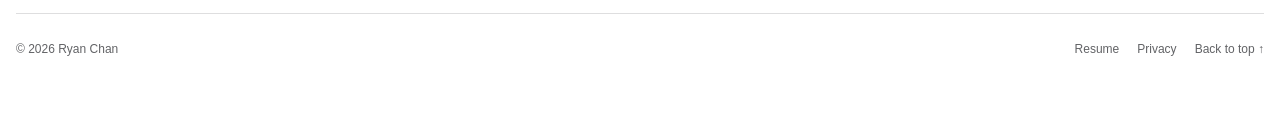
<file: work.html>
<!doctype html>
<html lang="en"><head><meta charset="utf-8"><meta name="viewport" content="width=device-width,initial-scale=1">
<meta name="theme-color" content="#ffffff"><title>Work — Ryan Chan</title><meta name="description" content="Ryan Chan’s software projects, background, and experience.">
<meta property="og:title" content="Work — Ryan Chan"><meta property="og:description" content="Ryan Chan’s software projects, background, and experience."><meta property="og:type" content="website">
<link rel="icon" href="assets/favicon.svg?v=20261116-clear-restored" type="image/svg+xml"><link rel="stylesheet" href="styles.css?v=20261116-clear-restored"><link rel="stylesheet" href="format.css?v=20261116-clear-restored"><link rel="stylesheet" href="glass.css?v=20261116-clear-restored"><link rel="stylesheet" href="preview-motion.css?v=20261116-clear-restored"><script src="site.js?v=20261116-clear-restored" defer></script><meta name="portfolio-release" content="20261116-clear-restored"></head><body id="top">
<a class="skip-link" href="#main">Skip to content</a><nav class="site-nav" aria-label="Main navigation"><span class="nav-glider" aria-hidden="true"><span class="nav-glider-labels"><span>Home</span><span>Work</span><span>Experience</span><span>Contact</span></span></span><a href="index.html?v=20261116-clear-restored">Home</a><a href="work.html?v=20261116-clear-restored" aria-current="page">Work</a><a href="experience.html?v=20261116-clear-restored">Experience</a><a href="contact.html?v=20261116-clear-restored">Contact</a></nav><main id="main" class="container page-main format-main format-work"><h1 class="sr-only">Work</h1><div class="reference-work-grid"><article class="mosaic-tile gallery-project gallery-video-search" data-hover-demo><header><div><h2><a href="projects/video-search.html?v=20261116-clear-restored" data-tile-link data-track="project-video-search">Video Search</a></h2><p>Semantic video search with 42% fewer indexed frames on benchmark footage.</p></div><a class="gallery-arrow" href="projects/video-search.html?v=20261116-clear-restored" aria-label="Explore Video Search" data-track="project-video-search">↗</a></header><div class="tile-rule"></div><div class="gallery-stage"><div class="demo-frame" data-demo><video muted loop playsinline preload="none" poster="assets/video-search.jpg?v=20261116-clear-restored" width="1280" height="720" aria-label="Video Search interface walkthrough" data-project="Video Search"><source data-src="assets/video-search.mp4?v=20261116-clear-restored" type="video/mp4">Your browser can display the still preview above.</video><div class="preview-motion motion-video-search" aria-hidden="true"><div class="motion-kicker">Video Search <span>Visual + spoken matches</span></div>
<div class="motion-query"><svg viewBox="0 0 24 24"><circle cx="10" cy="10" r="6"/><path d="m15 15 5 5"/></svg><span>where they explain vector search</span><i></i></div>
<div class="motion-matches"><div><span class="motion-thumbnail">01</span><strong>Vector search</strong><small>00:12 · Visual match</small></div><div><span class="motion-thumbnail">02</span><strong>Embeddings</strong><small>00:34 · Spoken match</small></div><div><span class="motion-thumbnail">03</span><strong>Nearest matches</strong><small>01:08 · Visual match</small></div></div><div class="motion-scan"></div><span class="motion-sample">Illustrative preview</span></div><button class="demo-toggle" type="button" aria-label="Play Video Search demo" aria-pressed="false">▶ Play demo</button></div>
<div class="demo-caption"><span>Illustrative demo · sample data</span><span>16-second silent walkthrough</span></div></div><div class="gallery-footer"><span>Python · JavaScript · SigLIP</span><a href="projects/video-search.html?v=20261116-clear-restored" data-track="project-video-search">Explore project ↗</a></div></article><article class="mosaic-tile gallery-project gallery-stock-trader" data-hover-demo><header><div><h2><a href="projects/stock-trader.html?v=20261116-clear-restored" data-tile-link data-track="project-stock-trader">Stock Trader</a></h2><p>ML ranking for 50+ equities, with portfolio constraints and paper-trading automation.</p></div><a class="gallery-arrow" href="projects/stock-trader.html?v=20261116-clear-restored" aria-label="Explore Stock Trader" data-track="project-stock-trader">↗</a></header><div class="tile-rule"></div><div class="gallery-stage"><div class="demo-frame" data-demo><video muted loop playsinline preload="none" poster="assets/stock-trader.jpg?v=20261116-clear-restored" width="1280" height="720" aria-label="Stock Trader interface walkthrough" data-project="Stock Trader"><source data-src="assets/stock-trader.mp4?v=20261116-clear-restored" type="video/mp4">Your browser can display the still preview above.</video><div class="preview-motion motion-stock-trader" aria-hidden="true"><div class="motion-kicker">Stock Trader <span>Research preview</span></div>
<svg class="motion-chart" viewBox="0 0 480 160" fill="none"><path class="motion-grid" d="M8 24H472M8 64H472M8 104H472M8 144H472"/><path class="motion-trace" pathLength="1" d="M8 132 40 119 70 125 104 90 139 106 169 75 202 94 232 64 263 78 298 44 330 59 367 27 400 38 438 13 472 20"/><circle class="motion-chart-point" cx="472" cy="20" r="5"/></svg>
<div class="motion-allocations"><span><i></i>Rank</span><span><i></i>Allocate</span><span><i></i>Review</span></div><span class="motion-sample">Illustrative preview</span></div><button class="demo-toggle" type="button" aria-label="Play Stock Trader demo" aria-pressed="false">▶ Play demo</button></div>
<div class="demo-caption"><span>Dashboard capture · historical reports</span><span>16-second silent walkthrough</span></div></div><div class="gallery-footer"><span>Python · scikit-learn · Alpaca</span><a href="projects/stock-trader.html?v=20261116-clear-restored" data-track="project-stock-trader">Explore project ↗</a></div></article><article class="mosaic-tile gallery-project gallery-nfl"><header><div><h2><a href="projects/nfl-qb-analytics.html?v=20261116-clear-restored" data-tile-link data-track="project-nfl">NFL QB Stat Comparison</a></h2><p>A React application backed by a Flask API and normalized MySQL database.</p></div><a class="gallery-arrow" href="projects/nfl-qb-analytics.html?v=20261116-clear-restored" aria-label="Explore NFL QB Stat Comparison" data-track="project-nfl">↗</a></header><div class="tile-rule"></div><div class="gallery-stage"><div class="nfl-architecture" aria-label="Application architecture"><div><span>Interface</span><strong>React</strong><p>Quarterback comparisons and rankings</p></div><div><span>API</span><strong>Flask + SQLAlchemy</strong><p>Analytics, authentication, custom queries</p></div><div><span>Database</span><strong>MySQL · Google Cloud SQL</strong><p>Normalized tables and stored procedures</p></div></div><dl class="gallery-metrics"><div><dd>20+</dd><dt>Statistics</dt></div><div><dd>7+</dd><dt>Stored procedures</dt></div><div><dd>19</dd><dt>REST routes</dt></div></dl></div><div class="gallery-footer"><span>Python · SQL · Google Cloud · React</span><a href="projects/nfl-qb-analytics.html?v=20261116-clear-restored" data-track="project-nfl">Explore project ↗</a></div></article><article class="mosaic-tile gallery-project gallery-spotifybook" data-hover-demo><header><div><h2><a href="projects/spotifybook.html?v=20261116-clear-restored" data-tile-link data-track="project-spotifybook">The SpotifyBook</a></h2><p>Explore your listening history, one time range at a time.</p></div><a class="gallery-arrow" href="projects/spotifybook.html?v=20261116-clear-restored" aria-label="Explore The SpotifyBook" data-track="project-spotifybook">↗</a></header><div class="tile-rule"></div><div class="gallery-stage"><div class="demo-frame" data-demo><video muted loop playsinline preload="none" poster="assets/spotifybook.jpg?v=20261116-clear-restored" width="1280" height="720" aria-label="The SpotifyBook interface walkthrough" data-project="The SpotifyBook"><source data-src="assets/spotifybook.mp4?v=20261116-clear-restored" type="video/mp4">Your browser can display the still preview above.</video><div class="preview-motion motion-spotifybook" aria-hidden="true"><div class="motion-kicker">The SpotifyBook <span>Your Top Tracks</span></div><div class="motion-track-window"><div class="motion-track-list"><div class="motion-track"><img src="assets/spotify-cover-0.jpg?v=20261116-clear-restored" alt="" width="48" height="48" loading="lazy"><span><strong>vampire</strong><small>Olivia Rodrigo</small></span><span class="motion-equalizer"><i></i><i></i><i></i><i></i></span></div><div class="motion-track"><img src="assets/spotify-cover-1.jpg?v=20261116-clear-restored" alt="" width="48" height="48" loading="lazy"><span><strong>Passionfruit</strong><small>Drake</small></span><span class="motion-equalizer"><i></i><i></i><i></i><i></i></span></div><div class="motion-track"><img src="assets/spotify-cover-2.jpg?v=20261116-clear-restored" alt="" width="48" height="48" loading="lazy"><span><strong>That’s What I Like</strong><small>Bruno Mars</small></span><span class="motion-equalizer"><i></i><i></i><i></i><i></i></span></div><div class="motion-track"><img src="assets/spotify-cover-3.jpg?v=20261116-clear-restored" alt="" width="48" height="48" loading="lazy"><span><strong>Bad Habit</strong><small>Steve Lacy</small></span><span class="motion-equalizer"><i></i><i></i><i></i><i></i></span></div><div class="motion-track"><img src="assets/spotify-cover-4.jpg?v=20261116-clear-restored" alt="" width="48" height="48" loading="lazy"><span><strong>Fly Me to the Moon</strong><small>Frank Sinatra</small></span><span class="motion-equalizer"><i></i><i></i><i></i><i></i></span></div></div></div><span class="motion-sample">Illustrative preview</span></div><button class="demo-toggle" type="button" aria-label="Play The SpotifyBook demo" aria-pressed="false">▶ Play demo</button></div>
<div class="demo-caption"><span>Illustrative demo · sample listening data</span><span>16-second silent walkthrough</span></div></div><div class="gallery-footer"><span>Python · Flask · Spotify API</span><a href="projects/spotifybook.html?v=20261116-clear-restored" data-track="project-spotifybook">Explore project ↗</a></div></article></div><footer class="site-footer"><span>© 2026 Ryan Chan</span><span class="footer-links"><a href="assets/Ryan-Chan-Resume.pdf" data-track="resume-download">Resume</a><a href="privacy.html">Privacy</a><a href="#top">Back to top ↑</a></span></footer></main></body></html>
</file>
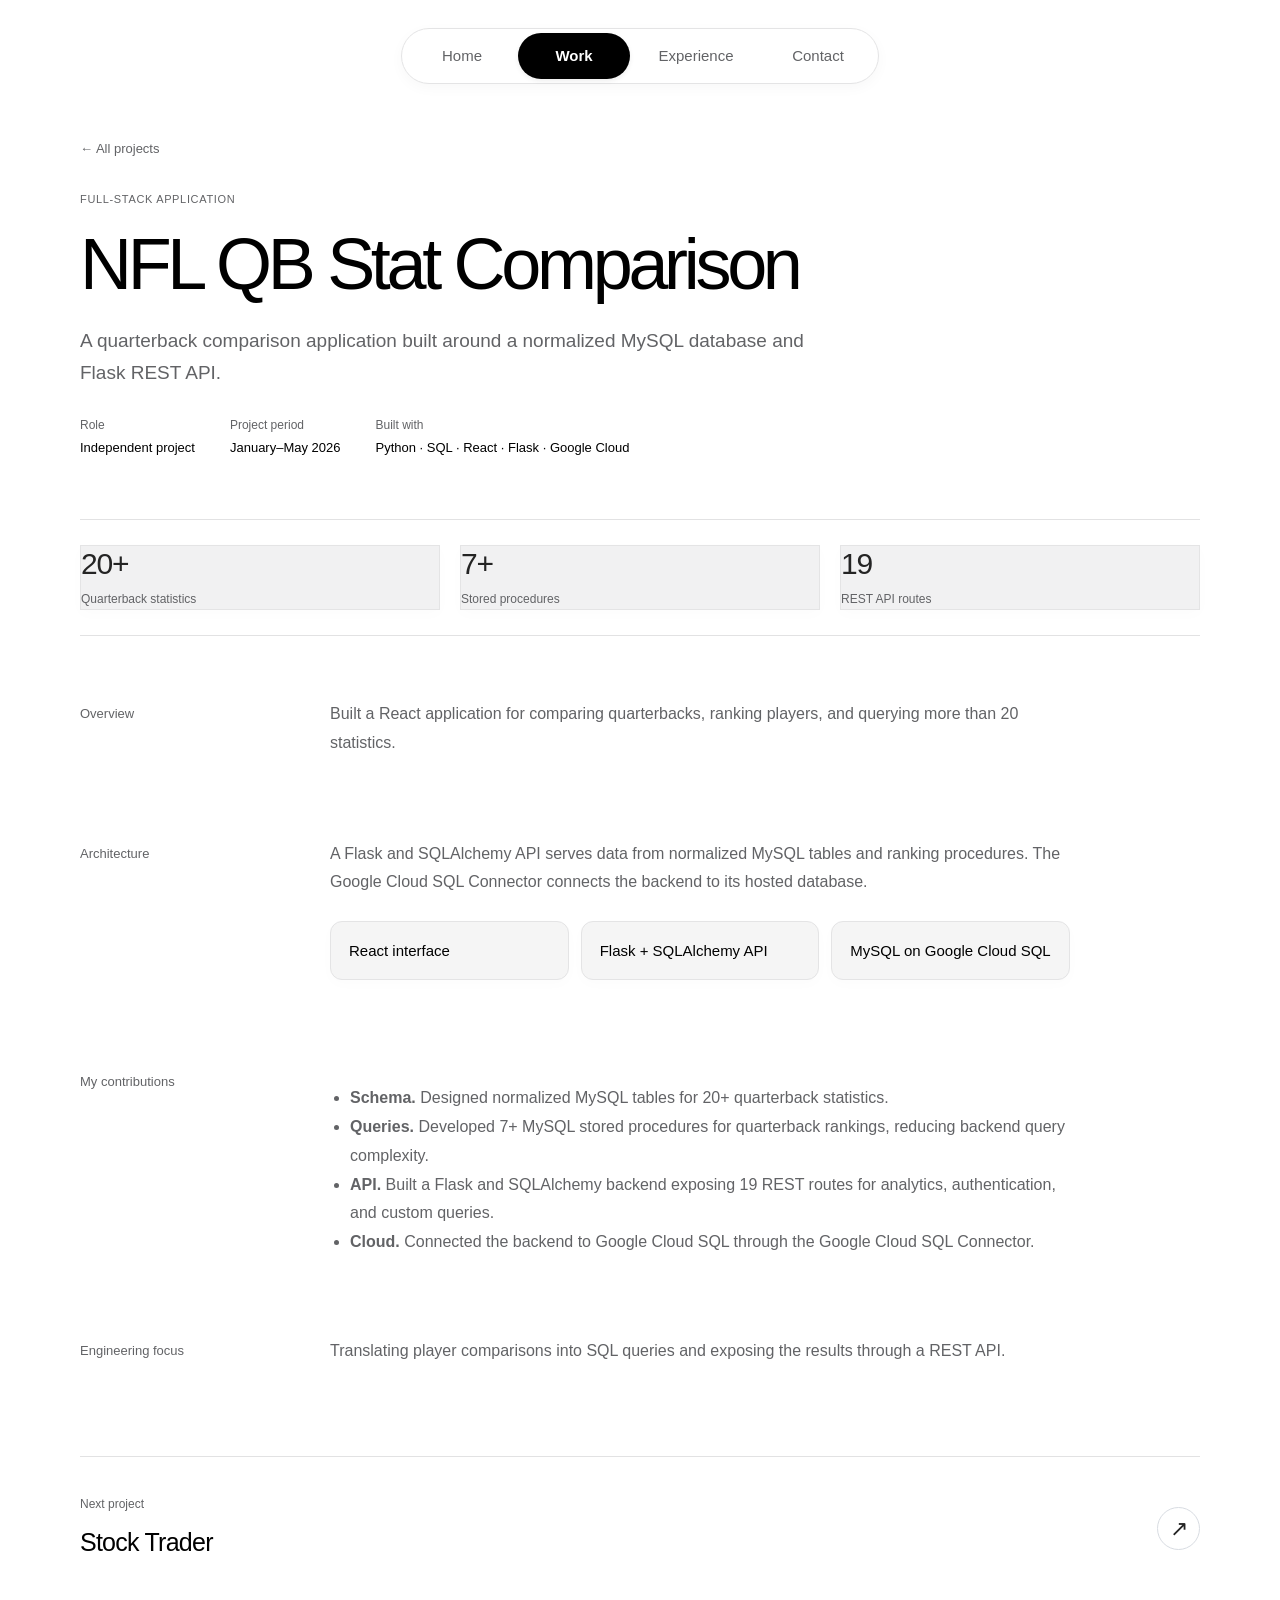
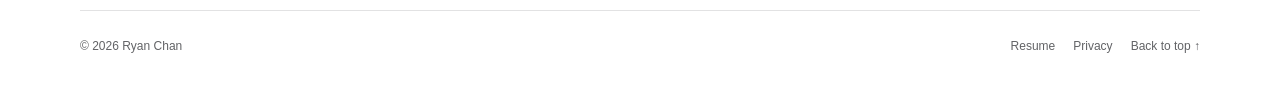
<file: projects/nfl-qb-analytics.html>
<!doctype html>
<html lang="en"><head><meta charset="utf-8"><meta name="viewport" content="width=device-width,initial-scale=1">
<meta name="theme-color" content="#ffffff"><title>NFL QB Stat Comparison — Ryan Chan</title><meta name="description" content="A quarterback comparison application built with React, Flask, and MySQL.">
<meta property="og:title" content="NFL QB Stat Comparison — Ryan Chan"><meta property="og:description" content="A quarterback comparison application built with React, Flask, and MySQL."><meta property="og:type" content="website">
<link rel="icon" href="../assets/favicon.svg?v=20261116-clear-restored" type="image/svg+xml"><link rel="stylesheet" href="../styles.css?v=20261116-clear-restored"><link rel="stylesheet" href="../format.css?v=20261116-clear-restored"><link rel="stylesheet" href="../glass.css?v=20261116-clear-restored"><link rel="stylesheet" href="../preview-motion.css?v=20261116-clear-restored"><script src="../site.js?v=20261116-clear-restored" defer></script><meta name="portfolio-release" content="20261116-clear-restored"></head><body id="top">
<a class="skip-link" href="#main">Skip to content</a><nav class="site-nav" aria-label="Main navigation"><span class="nav-glider" aria-hidden="true"><span class="nav-glider-labels"><span>Home</span><span>Work</span><span>Experience</span><span>Contact</span></span></span><a href="../index.html?v=20261116-clear-restored">Home</a><a href="../work.html?v=20261116-clear-restored" aria-current="page">Work</a><a href="../experience.html?v=20261116-clear-restored">Experience</a><a href="../contact.html?v=20261116-clear-restored">Contact</a></nav><main id="main" class="container"><a class="back-link" href="../work.html">← All projects</a><header class="case-hero"><div class="project-eyebrow">Full-stack application</div><h1>NFL QB Stat Comparison</h1><p class="case-summary">A quarterback comparison application built around a normalized MySQL database and Flask REST API.</p><div class="case-meta"><div>Role<span>Independent project</span></div><div>Project period<span>January–May 2026</span></div><div>Built with<span>Python · SQL · React · Flask · Google Cloud</span></div></div></header><dl class="metric-grid"><div><dd>20+</dd><dt>Quarterback statistics</dt></div><div><dd>7+</dd><dt>Stored procedures</dt></div><div><dd>19</dd><dt>REST API routes</dt></div></dl><section class="case-body"><h2 class="case-label">Overview</h2><div class="case-content"><div class="project-section-content">
          <p>
            Built a React application for comparing quarterbacks, ranking
            players, and querying more than 20 statistics.
          </p>
        </div></div></section><section class="case-body"><h2 class="case-label">Architecture</h2><div class="case-content"><div class="project-section-content">
          <p>
            A Flask and SQLAlchemy API serves data from normalized MySQL tables
            and ranking procedures. The Google Cloud SQL Connector connects the
            backend to its hosted database.
          </p>
          <div class="pipeline" aria-label="System flow">
            <div class="pipeline-step"><strong>React interface</strong></div>

            <div class="pipeline-step"><strong>Flask + SQLAlchemy API</strong></div>

            <div class="pipeline-step"><strong>MySQL on Google Cloud SQL</strong></div>
          </div>
        </div></div></section><section class="case-body"><h2 class="case-label">My contributions</h2><div class="case-content"><div class="project-section-content">
          <ul class="restore-detail-list">
            <li>
              <strong>Schema.</strong> Designed normalized MySQL tables for
              20+ quarterback statistics.
            </li>
            <li>
              <strong>Queries.</strong> Developed 7+ MySQL stored procedures for
              quarterback rankings, reducing backend query complexity.
            </li>
            <li>
              <strong>API.</strong> Built a Flask and SQLAlchemy backend exposing
              19 REST routes for analytics, authentication, and custom queries.
            </li>
            <li>
              <strong>Cloud.</strong> Connected the backend to Google Cloud SQL
              through the Google Cloud SQL Connector.
            </li>
          </ul>
        </div></div></section><section class="case-body"><h2 class="case-label">Engineering focus</h2><div class="case-content"><div class="project-section-content">
          <p>
            Translating player comparisons into SQL queries and exposing the
            results through a REST API.
          </p>
        </div></div></section><a class="next-project" href="stock-trader.html" data-track="project-stock-trader"><span><small>Next project</small><strong>Stock Trader</strong></span><span class="project-arrow" aria-hidden="true">↗</span></a><footer class="site-footer"><span>© 2026 Ryan Chan</span><span class="footer-links"><a href="../assets/Ryan-Chan-Resume.pdf" data-track="resume-download">Resume</a><a href="../privacy.html">Privacy</a><a href="#top">Back to top ↑</a></span></footer></main></body></html>
</file>
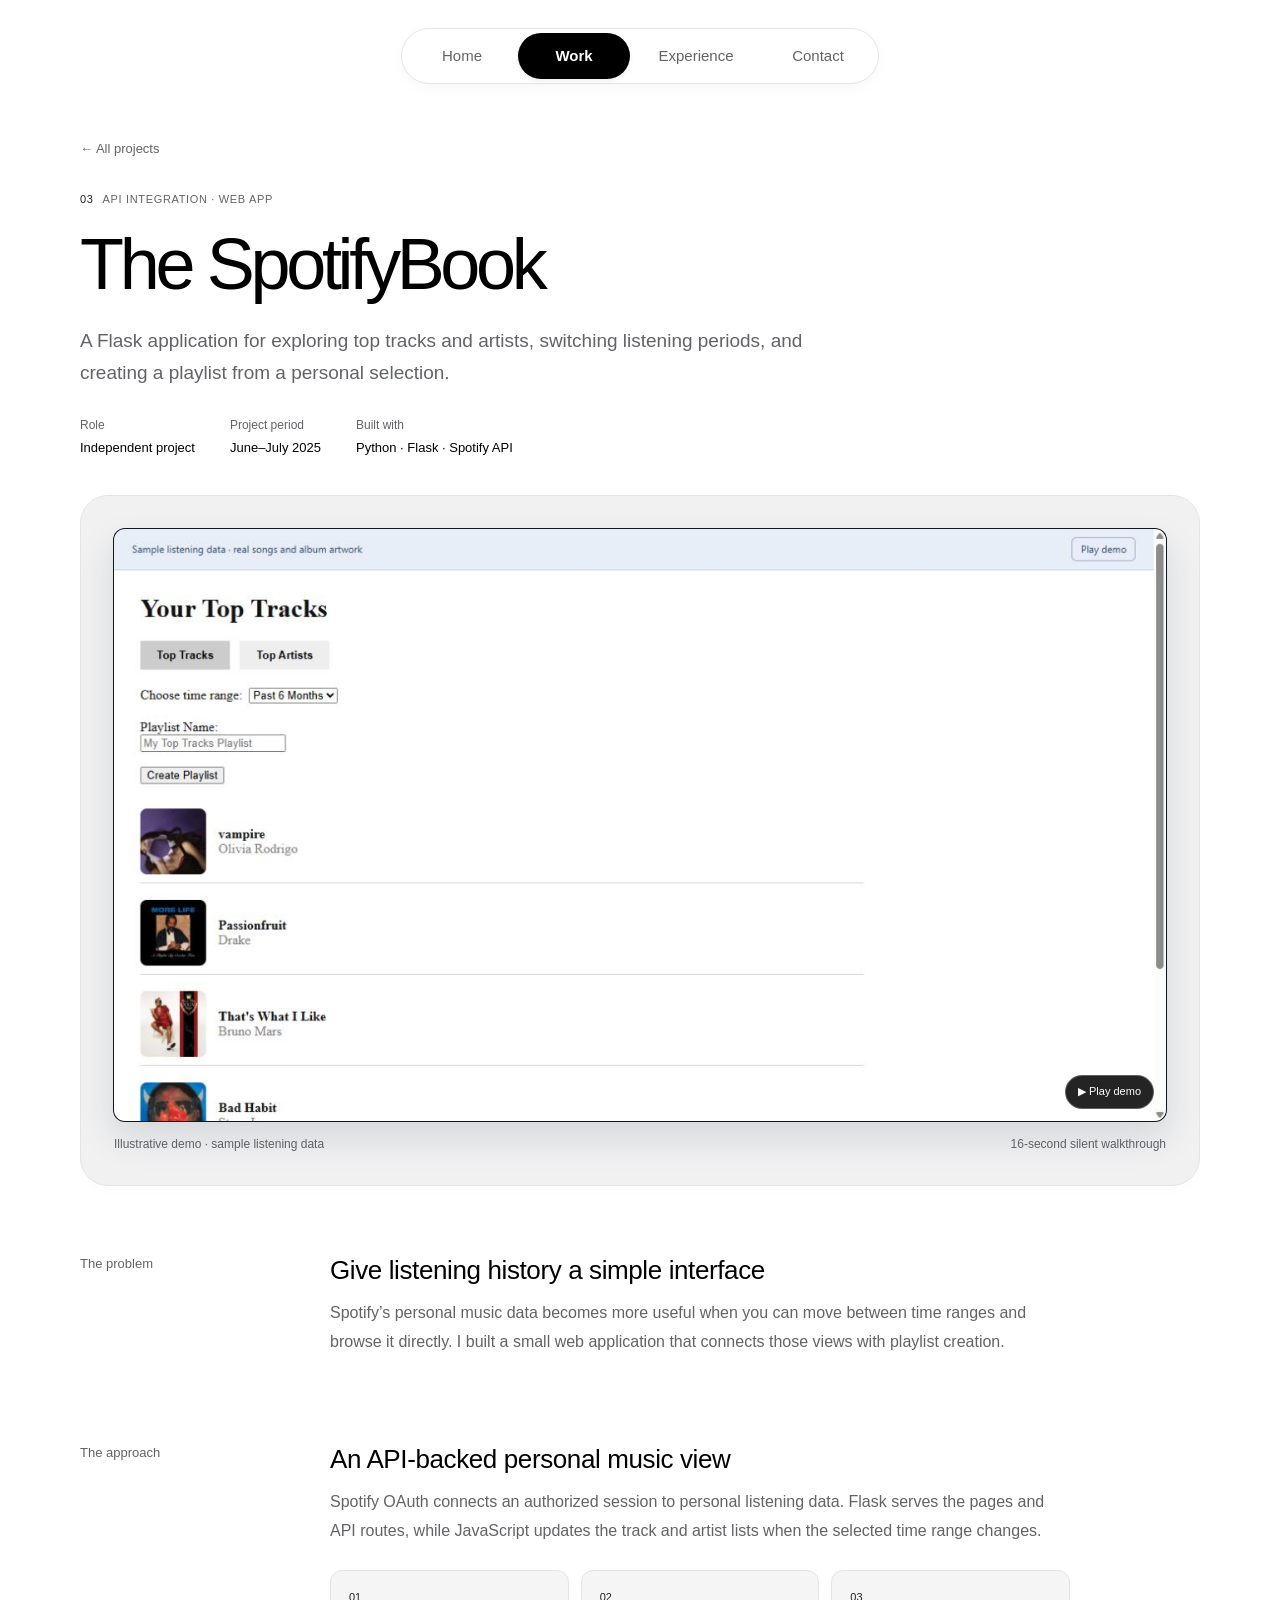
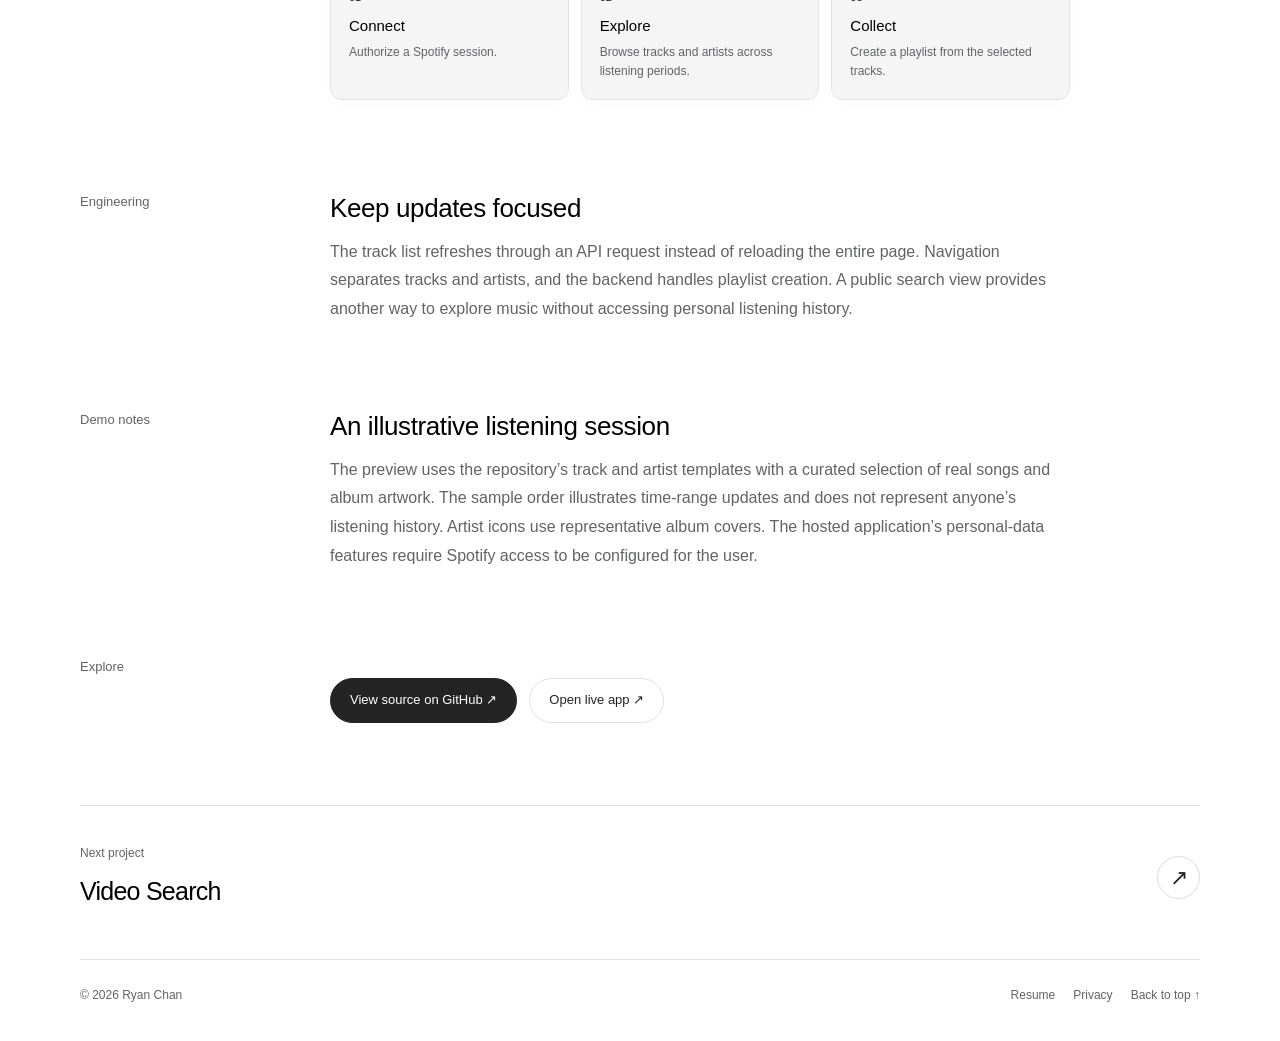
<file: projects/spotifybook.html>
<!doctype html>
<html lang="en"><head><meta charset="utf-8"><meta name="viewport" content="width=device-width,initial-scale=1">
<meta name="theme-color" content="#ffffff"><title>The SpotifyBook — Ryan Chan</title><meta name="description" content="A Flask application for exploring top tracks and artists, switching listening periods, and creating a playlist from a personal selection.">
<meta property="og:title" content="The SpotifyBook — Ryan Chan"><meta property="og:description" content="A Flask application for exploring top tracks and artists, switching listening periods, and creating a playlist from a personal selection."><meta property="og:type" content="website">
<link rel="icon" href="../assets/favicon.svg?v=20261116-clear-restored" type="image/svg+xml"><link rel="stylesheet" href="../styles.css?v=20261116-clear-restored"><link rel="stylesheet" href="../format.css?v=20261116-clear-restored"><link rel="stylesheet" href="../glass.css?v=20261116-clear-restored"><link rel="stylesheet" href="../preview-motion.css?v=20261116-clear-restored"><script src="../site.js?v=20261116-clear-restored" defer></script><meta name="portfolio-release" content="20261116-clear-restored"></head><body id="top">
<a class="skip-link" href="#main">Skip to content</a><nav class="site-nav" aria-label="Main navigation"><span class="nav-glider" aria-hidden="true"><span class="nav-glider-labels"><span>Home</span><span>Work</span><span>Experience</span><span>Contact</span></span></span><a href="../index.html?v=20261116-clear-restored">Home</a><a href="../work.html?v=20261116-clear-restored" aria-current="page">Work</a><a href="../experience.html?v=20261116-clear-restored">Experience</a><a href="../contact.html?v=20261116-clear-restored">Contact</a></nav><main id="main" class="container"><a class="back-link" href="../work.html?v=20261116-clear-restored">← All projects</a><header class="case-hero"><div class="project-eyebrow"><span class="project-index">03</span><span>API integration · Web app</span></div><h1>The SpotifyBook</h1><p class="case-summary">A Flask application for exploring top tracks and artists, switching listening periods, and creating a playlist from a personal selection.</p><div class="case-meta"><div>Role<span>Independent project</span></div><div>Project period<span>June–July 2025</span></div><div>Built with<span>Python · Flask · Spotify API</span></div></div></header><figure class="case-demo" style="margin-inline:0"><div class="demo-frame" data-demo><video muted loop playsinline preload="none" poster="../assets/spotifybook.jpg?v=20261116-clear-restored" width="1280" height="720" aria-label="The SpotifyBook interface walkthrough" data-project="The SpotifyBook"><source data-src="../assets/spotifybook.mp4?v=20261116-clear-restored" type="video/mp4">Your browser can display the still preview above.</video><button class="demo-toggle" type="button" aria-label="Play The SpotifyBook demo" aria-pressed="false">▶ Play demo</button></div>
<div class="demo-caption"><span>Illustrative demo · sample listening data</span><span>16-second silent walkthrough</span></div></figure><section class="case-body"><h2 class="case-label">The problem</h2><div class="case-content"><h3 style="font-size:26px;margin-top:0">Give listening history a simple interface</h3><p>Spotify’s personal music data becomes more useful when you can move between time ranges and browse it directly. I built a small web application that connects those views with playlist creation.</p></div></section><section class="case-body"><h2 class="case-label">The approach</h2><div class="case-content"><h3 style="font-size:26px;margin-top:0">An API-backed personal music view</h3><p>Spotify OAuth connects an authorized session to personal listening data. Flask serves the pages and API routes, while JavaScript updates the track and artist lists when the selected time range changes.</p><div class="pipeline" aria-label="Project workflow"><div class="pipeline-step"><small>01</small><strong>Connect</strong><span>Authorize a Spotify session.</span></div><div class="pipeline-step"><small>02</small><strong>Explore</strong><span>Browse tracks and artists across listening periods.</span></div><div class="pipeline-step"><small>03</small><strong>Collect</strong><span>Create a playlist from the selected tracks.</span></div></div></div></section><section class="case-body"><h2 class="case-label">Engineering</h2><div class="case-content"><h3 style="font-size:26px;margin-top:0">Keep updates focused</h3><p>The track list refreshes through an API request instead of reloading the entire page. Navigation separates tracks and artists, and the backend handles playlist creation. A public search view provides another way to explore music without accessing personal listening history.</p></div></section><section class="case-body"><h2 class="case-label">Demo notes</h2><div class="case-content"><h3 style="font-size:26px;margin-top:0">An illustrative listening session</h3><p>The preview uses the repository’s track and artist templates with a curated selection of real songs and album artwork. The sample order illustrates time-range updates and does not represent anyone’s listening history. Artist icons use representative album covers. The hosted application’s personal-data features require Spotify access to be configured for the user.</p></div></section><section class="case-body"><h2 class="case-label">Explore</h2><div class="case-content"><div class="case-actions"><a href="https://github.com/ryanchan339/The-SpotifyBook" target="_blank" rel="noopener noreferrer">View source on GitHub ↗</a><a href="https://the-spotifybook.onrender.com/" target="_blank" rel="noopener noreferrer">Open live app ↗</a></div></div></section><a class="next-project" href="video-search.html?v=20261116-clear-restored" data-track="project-video-search"><span><small>Next project</small><strong>Video Search</strong></span><span class="project-arrow" aria-hidden="true">↗</span></a><footer class="site-footer"><span>© 2026 Ryan Chan</span><span class="footer-links"><a href="../assets/Ryan-Chan-Resume.pdf" data-track="resume-download">Resume</a><a href="../privacy.html">Privacy</a><a href="#top">Back to top ↑</a></span></footer></main></body></html>
</file>
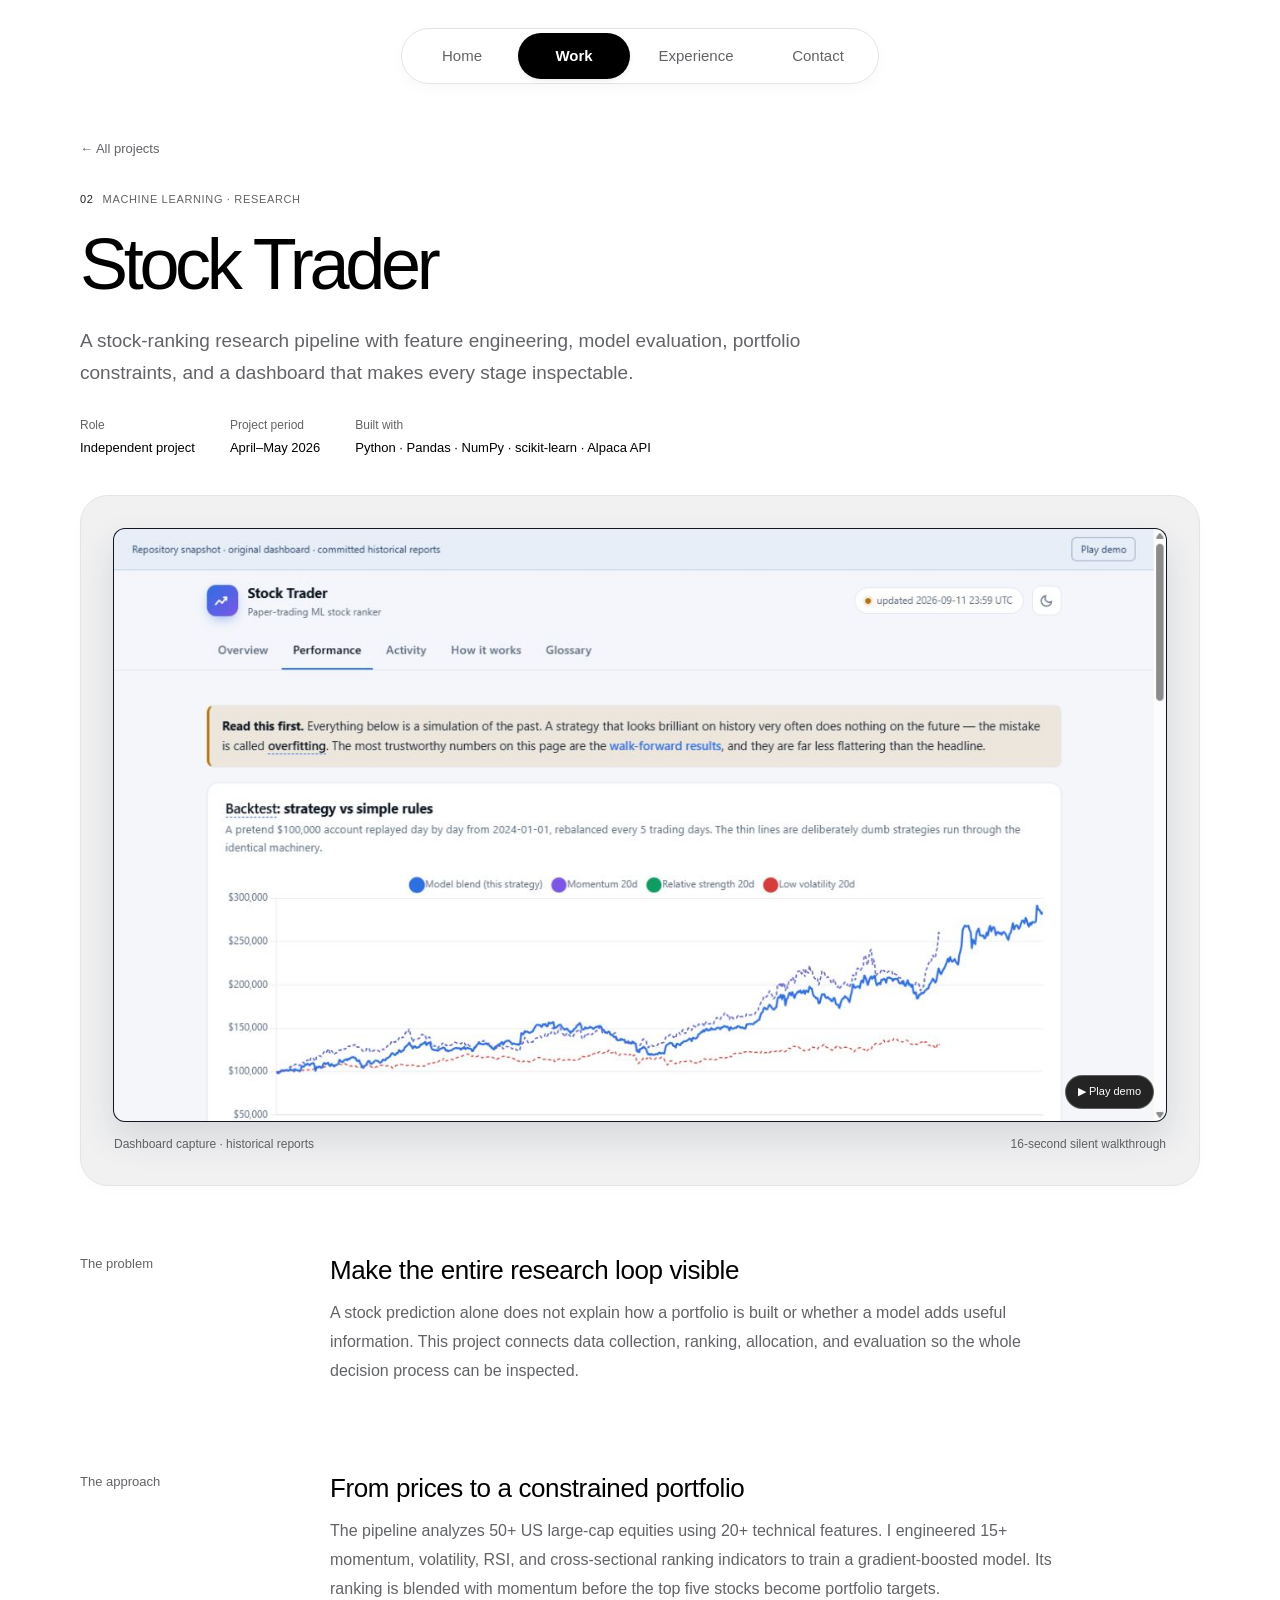
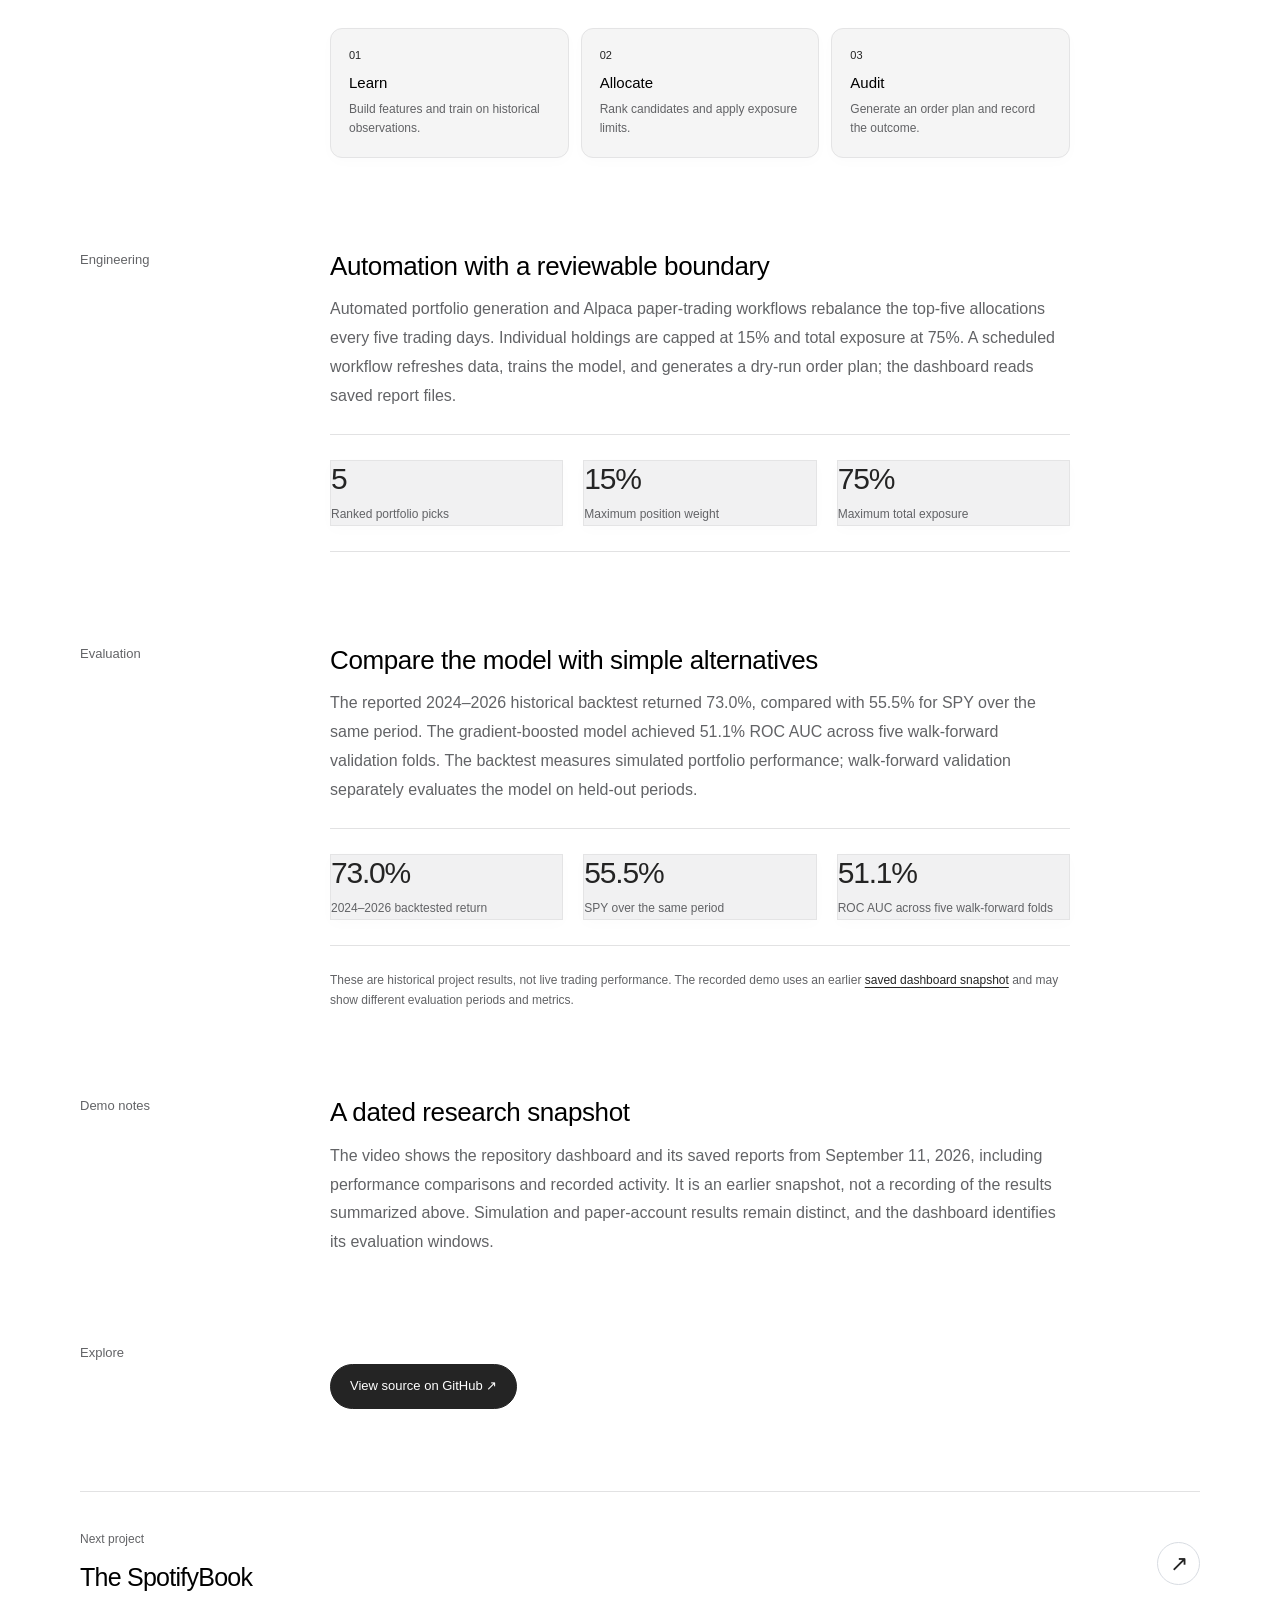
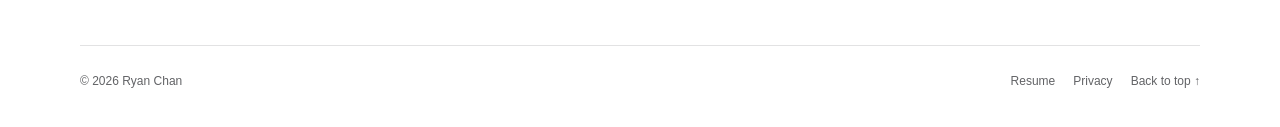
<file: projects/stock-trader.html>
<!doctype html>
<html lang="en"><head><meta charset="utf-8"><meta name="viewport" content="width=device-width,initial-scale=1">
<meta name="theme-color" content="#ffffff"><title>Stock Trader — Ryan Chan</title><meta name="description" content="A stock-ranking research pipeline with feature engineering, model evaluation, portfolio constraints, and a dashboard that makes every stage inspectable.">
<meta property="og:title" content="Stock Trader — Ryan Chan"><meta property="og:description" content="A stock-ranking research pipeline with feature engineering, model evaluation, portfolio constraints, and a dashboard that makes every stage inspectable."><meta property="og:type" content="website">
<link rel="icon" href="../assets/favicon.svg?v=20261116-clear-restored" type="image/svg+xml"><link rel="stylesheet" href="../styles.css?v=20261116-clear-restored"><link rel="stylesheet" href="../format.css?v=20261116-clear-restored"><link rel="stylesheet" href="../glass.css?v=20261116-clear-restored"><link rel="stylesheet" href="../preview-motion.css?v=20261116-clear-restored"><script src="../site.js?v=20261116-clear-restored" defer></script><meta name="portfolio-release" content="20261116-clear-restored"></head><body id="top">
<a class="skip-link" href="#main">Skip to content</a><nav class="site-nav" aria-label="Main navigation"><span class="nav-glider" aria-hidden="true"><span class="nav-glider-labels"><span>Home</span><span>Work</span><span>Experience</span><span>Contact</span></span></span><a href="../index.html?v=20261116-clear-restored">Home</a><a href="../work.html?v=20261116-clear-restored" aria-current="page">Work</a><a href="../experience.html?v=20261116-clear-restored">Experience</a><a href="../contact.html?v=20261116-clear-restored">Contact</a></nav><main id="main" class="container"><a class="back-link" href="../work.html?v=20261116-clear-restored">← All projects</a><header class="case-hero"><div class="project-eyebrow"><span class="project-index">02</span><span>Machine learning · Research</span></div><h1>Stock Trader</h1><p class="case-summary">A stock-ranking research pipeline with feature engineering, model evaluation, portfolio constraints, and a dashboard that makes every stage inspectable.</p><div class="case-meta"><div>Role<span>Independent project</span></div><div>Project period<span>April–May 2026</span></div><div>Built with<span>Python · Pandas · NumPy · scikit-learn · Alpaca API</span></div></div></header><figure class="case-demo" style="margin-inline:0"><div class="demo-frame" data-demo><video muted loop playsinline preload="none" poster="../assets/stock-trader.jpg?v=20261116-clear-restored" width="1280" height="720" aria-label="Stock Trader interface walkthrough" data-project="Stock Trader"><source data-src="../assets/stock-trader.mp4?v=20261116-clear-restored" type="video/mp4">Your browser can display the still preview above.</video><button class="demo-toggle" type="button" aria-label="Play Stock Trader demo" aria-pressed="false">▶ Play demo</button></div>
<div class="demo-caption"><span>Dashboard capture · historical reports</span><span>16-second silent walkthrough</span></div></figure><section class="case-body"><h2 class="case-label">The problem</h2><div class="case-content"><h3 style="font-size:26px;margin-top:0">Make the entire research loop visible</h3><p>A stock prediction alone does not explain how a portfolio is built or whether a model adds useful information. This project connects data collection, ranking, allocation, and evaluation so the whole decision process can be inspected.</p></div></section><section class="case-body"><h2 class="case-label">The approach</h2><div class="case-content"><h3 style="font-size:26px;margin-top:0">From prices to a constrained portfolio</h3><p>The pipeline analyzes 50+ US large-cap equities using 20+ technical features. I engineered 15+ momentum, volatility, RSI, and cross-sectional ranking indicators to train a gradient-boosted model. Its ranking is blended with momentum before the top five stocks become portfolio targets.</p><div class="pipeline" aria-label="Project workflow"><div class="pipeline-step"><small>01</small><strong>Learn</strong><span>Build features and train on historical observations.</span></div><div class="pipeline-step"><small>02</small><strong>Allocate</strong><span>Rank candidates and apply exposure limits.</span></div><div class="pipeline-step"><small>03</small><strong>Audit</strong><span>Generate an order plan and record the outcome.</span></div></div></div></section><section class="case-body"><h2 class="case-label">Engineering</h2><div class="case-content"><h3 style="font-size:26px;margin-top:0">Automation with a reviewable boundary</h3><p>Automated portfolio generation and Alpaca paper-trading workflows rebalance the top-five allocations every five trading days. Individual holdings are capped at 15% and total exposure at 75%. A scheduled workflow refreshes data, trains the model, and generates a dry-run order plan; the dashboard reads saved report files.</p><dl class="metric-grid"><div><dd>5</dd><dt>Ranked portfolio picks</dt></div><div><dd>15%</dd><dt>Maximum position weight</dt></div><div><dd>75%</dd><dt>Maximum total exposure</dt></div></dl></div></section><section class="case-body"><h2 class="case-label">Evaluation</h2><div class="case-content"><h3 style="font-size:26px;margin-top:0">Compare the model with simple alternatives</h3><p>The reported 2024–2026 historical backtest returned 73.0%, compared with 55.5% for SPY over the same period. The gradient-boosted model achieved 51.1% ROC AUC across five walk-forward validation folds. The backtest measures simulated portfolio performance; walk-forward validation separately evaluates the model on held-out periods.</p><dl class="metric-grid"><div><dd>73.0%</dd><dt>2024–2026 backtested return</dt></div><div><dd>55.5%</dd><dt>SPY over the same period</dt></div><div><dd>51.1%</dd><dt>ROC AUC across five walk-forward folds</dt></div></dl><p class="source-note">These are historical project results, not live trading performance. The recorded demo uses an earlier <a href="https://github.com/ryanchan339/Stock-Trader/blob/main/docs/data/dashboard.json" target="_blank" rel="noopener noreferrer">saved dashboard snapshot</a> and may show different evaluation periods and metrics.</p></div></section><section class="case-body"><h2 class="case-label">Demo notes</h2><div class="case-content"><h3 style="font-size:26px;margin-top:0">A dated research snapshot</h3><p>The video shows the repository dashboard and its saved reports from September 11, 2026, including performance comparisons and recorded activity. It is an earlier snapshot, not a recording of the results summarized above. Simulation and paper-account results remain distinct, and the dashboard identifies its evaluation windows.</p></div></section><section class="case-body"><h2 class="case-label">Explore</h2><div class="case-content"><div class="case-actions"><a href="https://github.com/ryanchan339/Stock-Trader" target="_blank" rel="noopener noreferrer">View source on GitHub ↗</a></div></div></section><a class="next-project" href="spotifybook.html?v=20261116-clear-restored" data-track="project-spotifybook"><span><small>Next project</small><strong>The SpotifyBook</strong></span><span class="project-arrow" aria-hidden="true">↗</span></a><footer class="site-footer"><span>© 2026 Ryan Chan</span><span class="footer-links"><a href="../assets/Ryan-Chan-Resume.pdf" data-track="resume-download">Resume</a><a href="../privacy.html">Privacy</a><a href="#top">Back to top ↑</a></span></footer></main></body></html>
</file>
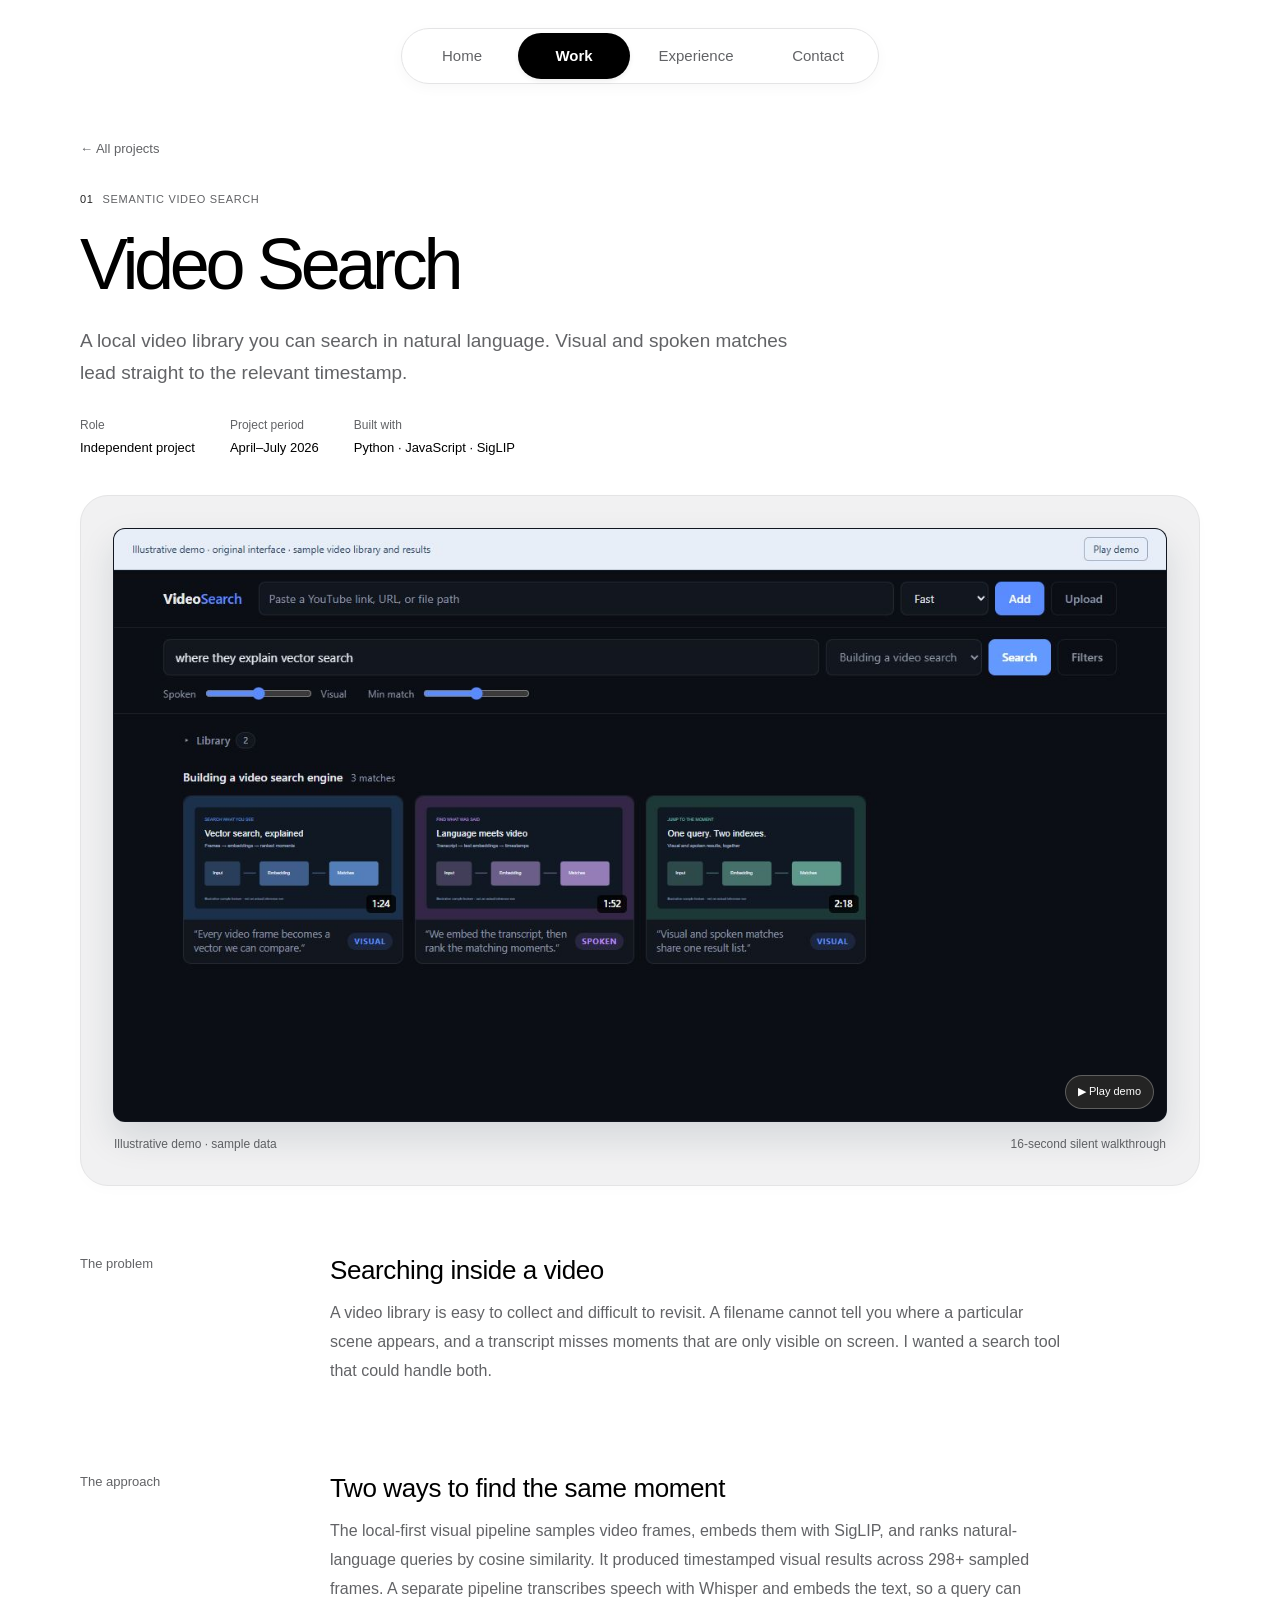
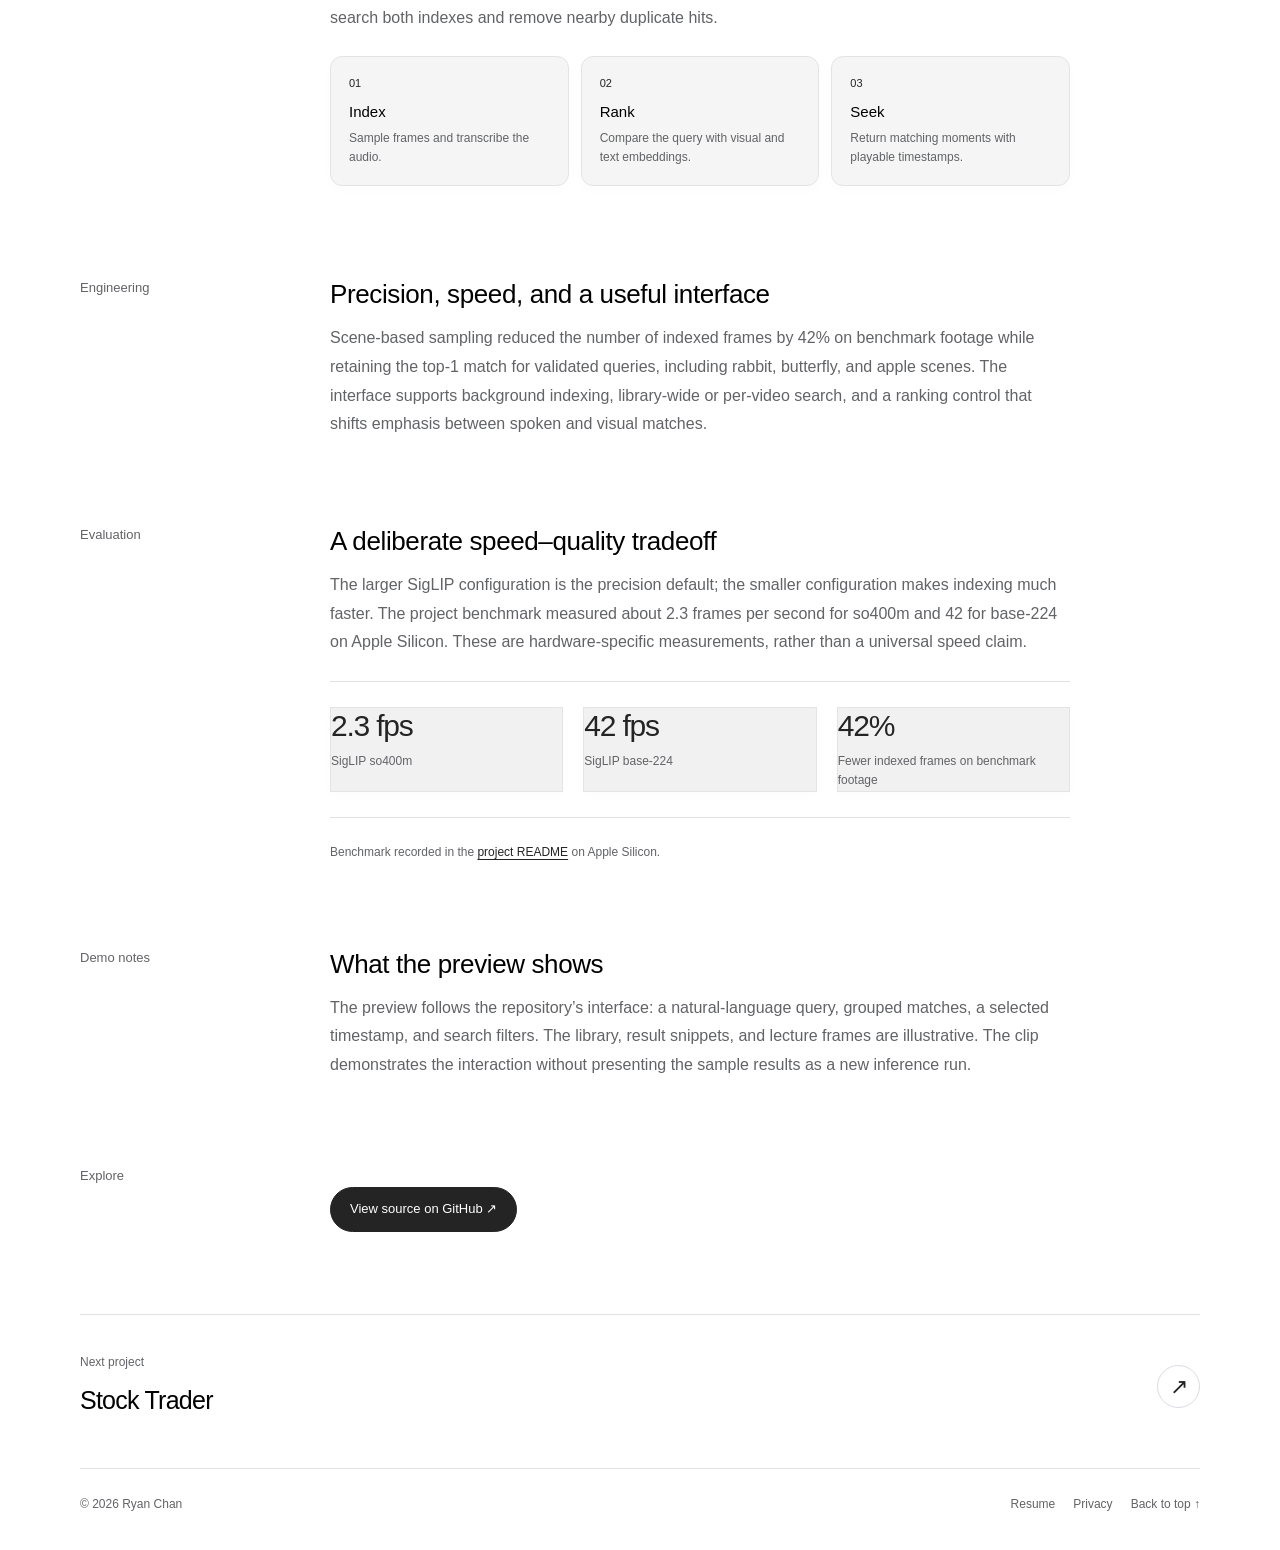
<file: projects/video-search.html>
<!doctype html>
<html lang="en"><head><meta charset="utf-8"><meta name="viewport" content="width=device-width,initial-scale=1">
<meta name="theme-color" content="#ffffff"><title>Video Search — Ryan Chan</title><meta name="description" content="A local video library you can search in natural language. Visual and spoken matches lead straight to the relevant timestamp.">
<meta property="og:title" content="Video Search — Ryan Chan"><meta property="og:description" content="A local video library you can search in natural language. Visual and spoken matches lead straight to the relevant timestamp."><meta property="og:type" content="website">
<link rel="icon" href="../assets/favicon.svg?v=20261116-clear-restored" type="image/svg+xml"><link rel="stylesheet" href="../styles.css?v=20261116-clear-restored"><link rel="stylesheet" href="../format.css?v=20261116-clear-restored"><link rel="stylesheet" href="../glass.css?v=20261116-clear-restored"><link rel="stylesheet" href="../preview-motion.css?v=20261116-clear-restored"><script src="../site.js?v=20261116-clear-restored" defer></script><meta name="portfolio-release" content="20261116-clear-restored"></head><body id="top">
<a class="skip-link" href="#main">Skip to content</a><nav class="site-nav" aria-label="Main navigation"><span class="nav-glider" aria-hidden="true"><span class="nav-glider-labels"><span>Home</span><span>Work</span><span>Experience</span><span>Contact</span></span></span><a href="../index.html?v=20261116-clear-restored">Home</a><a href="../work.html?v=20261116-clear-restored" aria-current="page">Work</a><a href="../experience.html?v=20261116-clear-restored">Experience</a><a href="../contact.html?v=20261116-clear-restored">Contact</a></nav><main id="main" class="container"><a class="back-link" href="../work.html?v=20261116-clear-restored">← All projects</a><header class="case-hero"><div class="project-eyebrow"><span class="project-index">01</span><span>Semantic video search</span></div><h1>Video Search</h1><p class="case-summary">A local video library you can search in natural language. Visual and spoken matches lead straight to the relevant timestamp.</p><div class="case-meta"><div>Role<span>Independent project</span></div><div>Project period<span>April–July 2026</span></div><div>Built with<span>Python · JavaScript · SigLIP</span></div></div></header><figure class="case-demo" style="margin-inline:0"><div class="demo-frame" data-demo><video muted loop playsinline preload="none" poster="../assets/video-search.jpg?v=20261116-clear-restored" width="1280" height="720" aria-label="Video Search interface walkthrough" data-project="Video Search"><source data-src="../assets/video-search.mp4?v=20261116-clear-restored" type="video/mp4">Your browser can display the still preview above.</video><button class="demo-toggle" type="button" aria-label="Play Video Search demo" aria-pressed="false">▶ Play demo</button></div>
<div class="demo-caption"><span>Illustrative demo · sample data</span><span>16-second silent walkthrough</span></div></figure><section class="case-body"><h2 class="case-label">The problem</h2><div class="case-content"><h3 style="font-size:26px;margin-top:0">Searching inside a video</h3><p>A video library is easy to collect and difficult to revisit. A filename cannot tell you where a particular scene appears, and a transcript misses moments that are only visible on screen. I wanted a search tool that could handle both.</p></div></section><section class="case-body"><h2 class="case-label">The approach</h2><div class="case-content"><h3 style="font-size:26px;margin-top:0">Two ways to find the same moment</h3><p>The local-first visual pipeline samples video frames, embeds them with SigLIP, and ranks natural-language queries by cosine similarity. It produced timestamped visual results across 298+ sampled frames. A separate pipeline transcribes speech with Whisper and embeds the text, so a query can search both indexes and remove nearby duplicate hits.</p><div class="pipeline" aria-label="Project workflow"><div class="pipeline-step"><small>01</small><strong>Index</strong><span>Sample frames and transcribe the audio.</span></div><div class="pipeline-step"><small>02</small><strong>Rank</strong><span>Compare the query with visual and text embeddings.</span></div><div class="pipeline-step"><small>03</small><strong>Seek</strong><span>Return matching moments with playable timestamps.</span></div></div></div></section><section class="case-body"><h2 class="case-label">Engineering</h2><div class="case-content"><h3 style="font-size:26px;margin-top:0">Precision, speed, and a useful interface</h3><p>Scene-based sampling reduced the number of indexed frames by 42% on benchmark footage while retaining the top-1 match for validated queries, including rabbit, butterfly, and apple scenes. The interface supports background indexing, library-wide or per-video search, and a ranking control that shifts emphasis between spoken and visual matches.</p></div></section><section class="case-body"><h2 class="case-label">Evaluation</h2><div class="case-content"><h3 style="font-size:26px;margin-top:0">A deliberate speed–quality tradeoff</h3><p>The larger SigLIP configuration is the precision default; the smaller configuration makes indexing much faster. The project benchmark measured about 2.3 frames per second for so400m and 42 for base-224 on Apple Silicon. These are hardware-specific measurements, rather than a universal speed claim.</p><dl class="metric-grid"><div><dd>2.3 fps</dd><dt>SigLIP so400m</dt></div><div><dd>42 fps</dd><dt>SigLIP base-224</dt></div><div><dd>42%</dd><dt>Fewer indexed frames on benchmark footage</dt></div></dl><p class="source-note">Benchmark recorded in the <a href="https://github.com/ryanchan339/video-search-bar#readme" target="_blank" rel="noopener noreferrer">project README</a> on Apple Silicon.</p></div></section><section class="case-body"><h2 class="case-label">Demo notes</h2><div class="case-content"><h3 style="font-size:26px;margin-top:0">What the preview shows</h3><p>The preview follows the repository’s interface: a natural-language query, grouped matches, a selected timestamp, and search filters. The library, result snippets, and lecture frames are illustrative. The clip demonstrates the interaction without presenting the sample results as a new inference run.</p></div></section><section class="case-body"><h2 class="case-label">Explore</h2><div class="case-content"><div class="case-actions"><a href="https://github.com/ryanchan339/video-search-bar" target="_blank" rel="noopener noreferrer">View source on GitHub ↗</a></div></div></section><a class="next-project" href="stock-trader.html?v=20261116-clear-restored" data-track="project-stock-trader"><span><small>Next project</small><strong>Stock Trader</strong></span><span class="project-arrow" aria-hidden="true">↗</span></a><footer class="site-footer"><span>© 2026 Ryan Chan</span><span class="footer-links"><a href="../assets/Ryan-Chan-Resume.pdf" data-track="resume-download">Resume</a><a href="../privacy.html">Privacy</a><a href="#top">Back to top ↑</a></span></footer></main></body></html>
</file>
<file: styles.css>
@font-face{font-family:Portfolio Sans;src:local("Arial");font-display:swap}
:root{--ink:#20242b;--muted:#6d737d;--blue:#5479a5;--blue-deep:#395d88;--blue-soft:#edf2f8;--line:#e6e8ec;--surface:#f6f7f9;--white:#fff;--radius:28px;--max:1120px;color-scheme:light}
*{box-sizing:border-box}
html{scroll-behavior:smooth;scroll-padding-top:116px}
body{margin:0;background:var(--white);color:var(--ink);font:16px/1.6 "Portfolio Sans",Arial,sans-serif;-webkit-font-smoothing:antialiased}
button,a{-webkit-tap-highlight-color:transparent}
a{color:inherit;text-decoration:none}
button{font:inherit;cursor:pointer}
a:focus-visible,button:focus-visible{outline:3px solid var(--blue);outline-offset:5px}
::selection{background:#dae6f4;color:#203956}
.skip-link{position:fixed;top:-100px;left:20px;z-index:100;background:var(--blue-deep);color:white;padding:12px 20px;border-radius:10px}
.skip-link:focus{top:16px}
.site-nav{position:sticky;top:20px;z-index:30;width:max-content;max-width:calc(100% - 32px);margin:28px auto 0;padding:5px;display:flex;gap:3px;border:1px solid var(--line);border-radius:99px;background:rgba(255,255,255,.94);box-shadow:0 5px 16px rgba(23,35,54,.055)}
.site-nav a{display:flex;align-items:center;justify-content:center;gap:8px;padding:9px 23px;border-radius:99px;font-size:14px;color:var(--muted);font-weight:500;transition:background .2s,color .2s}
.site-nav a:hover{color:var(--ink);background:var(--surface)}
.site-nav a[aria-current]{color:var(--blue-deep);background:var(--blue-soft)}
.site-nav a[aria-current]::before{content:"";width:5px;height:5px;border-radius:50%;background:var(--blue)}
.container{width:min(var(--max),calc(100% - 80px));margin-inline:auto}
.identity{padding:68px 0 55px}
.identity h1{font-size:clamp(56px,8vw,100px);line-height:1.05;font-weight:500;letter-spacing:-.07em;margin:0}
.section-bar{display:flex;justify-content:space-between;align-items:center;gap:16px;margin-bottom:22px}
.section-bar h2,.section-kicker{margin:0;font-size:13px;font-weight:500;letter-spacing:.045em;color:var(--muted)}
.section-bar span{font-size:12px;color:var(--muted)}
.work-grid{display:grid;grid-template-columns:1fr 1fr;gap:24px}
.project-card{border-radius:var(--radius);background:var(--surface);overflow:hidden;min-width:0;transition:transform .25s}
.project-card:hover{transform:translateY(-3px)}
.project-card.featured{grid-column:1/-1}
.project-header{padding:30px 32px 0}
.project-eyebrow{display:flex;align-items:center;gap:9px;color:var(--muted);font-size:11px;letter-spacing:.06em;text-transform:uppercase;margin-bottom:12px}
.project-eyebrow .project-index{color:var(--blue)}
.project-heading{display:flex;align-items:flex-start;justify-content:space-between;gap:16px}
.project-heading h3{font-size:28px;line-height:1.15;letter-spacing:-.035em;font-weight:500;margin:0}
.featured .project-heading h3{font-size:36px}
.project-heading p{font-size:15px;color:var(--muted);margin:10px 0 0;line-height:1.5;max-width:660px}
.project-arrow{flex:0 0 auto;display:grid;place-items:center;width:43px;height:43px;border:1px solid #d8dce2;border-radius:50%;color:var(--muted);font-size:22px;transition:background .2s,color .2s,transform .2s}
.project-arrow:hover{background:var(--blue);color:white;transform:rotate(6deg);border-color:var(--blue)}
.project-rule{height:1px;background:#e0e3e8;margin-top:25px}
.project-stage{padding:30px 24px 16px;background:linear-gradient(180deg,transparent,var(--blue-soft))}
.featured .project-stage{padding:36px 52px 22px}
.stock-stage{background:linear-gradient(180deg,transparent,#e9edf5)}
.spotify-stage{background:linear-gradient(180deg,transparent,#edf1ee)}
.demo-frame{position:relative;overflow:hidden;border:1px solid rgba(23,35,54,.08);border-radius:12px;background:#11161e;box-shadow:0 16px 35px rgba(27,43,65,.13)}
.demo-frame video{width:100%;height:auto;aspect-ratio:16/9;display:block;object-fit:cover;background:#11161e}
.demo-toggle{position:absolute;right:12px;bottom:12px;display:flex;align-items:center;gap:6px;min-height:34px;padding:5px 12px;border:1px solid rgba(255,255,255,.25);border-radius:99px;background:rgba(20,28,41,.9);color:#fff;font-size:11px}
.demo-toggle:hover{background:var(--blue-deep)}
.demo-toggle:disabled{cursor:default;opacity:.65}
.demo-caption{display:flex;justify-content:space-between;gap:12px;margin:13px 1px 0;font-size:11px;line-height:1.5;color:var(--muted)}
.project-bottom{display:flex;justify-content:space-between;align-items:center;gap:14px;padding:16px 32px 26px;font-size:12px;color:var(--muted)}
.project-bottom a{color:var(--blue-deep);white-space:nowrap}
.project-bottom a:hover{text-decoration:underline;text-underline-offset:4px}
.editorial-section{display:grid;grid-template-columns:230px 1fr;gap:50px;padding-top:72px;margin-top:76px;border-top:1px solid var(--line);scroll-margin-top:30px}
.section-intro h2{font-size:28px;line-height:1.2;font-weight:500;letter-spacing:-.035em;margin:0}
.experience-row{display:grid;grid-template-columns:1fr auto;gap:6px 24px;padding:0 0 28px;border-bottom:1px solid var(--line);margin-bottom:28px}
.experience-row:last-child{padding-bottom:0;margin-bottom:0;border-bottom:0}
.experience-row h3{margin:0;font-size:20px;line-height:1.3;letter-spacing:-.025em;font-weight:500}
.experience-row .date{font-size:12px;color:var(--muted);text-align:right;padding-top:3px;white-space:nowrap}
.experience-role{color:var(--blue-deep);font-size:14px;margin:2px 0 0}
.experience-row .location{font-size:12px;color:var(--muted);text-align:right}
.experience-row .description{grid-column:1/-1;max-width:650px;margin:12px 0 0;color:var(--muted);font-size:15px;line-height:1.7}
.education{display:grid;grid-template-columns:230px 1fr;gap:50px;margin-top:44px;padding-top:36px;border-top:1px solid var(--line)}
.education h2{font-size:13px;font-weight:500;color:var(--muted);margin:0}
.education h3{font-size:19px;font-weight:500;letter-spacing:-.025em;margin:0}
.education p{font-size:14px;margin:6px 0;color:var(--muted)}
.education-meta{display:flex;flex-wrap:wrap;gap:8px 25px;font-size:12px;color:var(--muted)}
.contact{padding-bottom:40px}
.contact-heading{font-size:clamp(28px,4vw,46px);line-height:1.2;letter-spacing:-.04em;font-weight:500;margin:0 0 14px}
.email-link{display:inline-block;color:var(--blue-deep);font-size:clamp(18px,3vw,30px);line-height:1.4;letter-spacing:-.025em;overflow-wrap:anywhere}
.email-link:hover{text-decoration:underline;text-underline-offset:7px}
.social-links{display:flex;flex-wrap:wrap;gap:25px;margin-top:25px;font-size:14px;color:var(--muted)}
.social-links a:hover{color:var(--blue-deep)}
.site-footer{display:flex;justify-content:space-between;gap:20px;border-top:1px solid var(--line);padding:26px 0 36px;margin-top:48px;color:var(--muted);font-size:12px}
.site-footer a:hover{color:var(--blue-deep)}
.back-link{display:inline-block;color:var(--muted);font-size:13px;margin-top:55px}
.back-link:hover{color:var(--blue-deep)}
.case-hero{padding:30px 0 36px}
.case-hero .project-eyebrow{margin-bottom:18px}
.case-hero h1{font-size:clamp(42px,6vw,72px);font-weight:500;letter-spacing:-.06em;line-height:1.07;margin:0;max-width:900px}
.case-summary{font-size:19px;line-height:1.65;color:var(--muted);max-width:735px;margin:22px 0 28px}
.case-meta{display:flex;flex-wrap:wrap;gap:16px 35px;font-size:12px;color:var(--muted)}
.case-meta span{display:block;color:var(--ink);font-size:13px;margin-top:3px}
.case-demo{padding:32px;background:var(--surface);border-radius:var(--radius);margin:0 0 40px}
.case-demo .demo-caption{font-size:12px}
.case-demo .demo-frame video{object-fit:contain}
.case-body{display:grid;grid-template-columns:200px 1fr;gap:50px;margin-top:64px}
.case-label{font-size:13px;color:var(--muted);font-weight:500;margin:4px 0 0}
.case-content{max-width:740px;min-width:0}
.case-content h2{font-size:26px;line-height:1.3;letter-spacing:-.025em;font-weight:500;margin:0 0 16px}
.case-content h3{font-size:18px;font-weight:500;letter-spacing:-.015em;margin:28px 0 8px}
.case-content p{font-size:16px;color:var(--muted);margin:0 0 18px;line-height:1.8}
.pipeline{display:grid;grid-template-columns:repeat(3,1fr);gap:12px;margin:24px 0}
.pipeline-step{padding:18px;background:var(--blue-soft);border-radius:12px;min-width:0}
.pipeline-step small{color:var(--blue);font-size:11px;display:block;margin-bottom:8px}
.pipeline-step strong{display:block;font-size:15px;font-weight:500;line-height:1.4}
.pipeline-step span{display:block;font-size:12px;color:var(--muted);line-height:1.6;margin-top:7px}
.metric-grid{display:grid;grid-template-columns:repeat(3,1fr);gap:20px;padding:25px 0;border-block:1px solid var(--line);margin:24px 0}
.metric-grid dt{font-size:12px;color:var(--muted);margin-top:8px}
.metric-grid dd{font-size:30px;line-height:1.2;letter-spacing:-.04em;color:var(--blue-deep);margin:0}
.source-note{font-size:12px!important;line-height:1.7!important}
.source-note a{color:var(--blue-deep);text-decoration:underline;text-underline-offset:3px}
.case-actions{display:flex;flex-wrap:wrap;gap:12px;margin:25px 0 10px}
.case-actions a{border:1px solid var(--line);padding:11px 19px;border-radius:99px;font-size:13px;color:var(--blue-deep)}
.case-actions a:first-child{background:var(--blue-deep);color:#fff;border-color:var(--blue-deep)}
.case-actions a:hover{opacity:.85}
.next-project{display:flex;justify-content:space-between;align-items:center;gap:25px;border-top:1px solid var(--line);padding-top:38px;margin-top:72px}
.next-project small{font-size:12px;color:var(--muted);display:block;margin-bottom:8px}
.next-project strong{font-weight:500;font-size:25px;letter-spacing:-.03em}
.next-project .project-arrow{color:var(--blue-deep)}
.not-found{padding:100px 0 80px;max-width:600px}
.not-found h1{font-size:64px;font-weight:500;letter-spacing:-.05em;margin:0}
.not-found p{color:var(--muted)}
[hidden]{display:none!important}
.page-main{min-height:calc(100vh - 110px);display:flex;flex-direction:column}
.page-main>.site-footer{margin-top:auto;padding-top:26px}
.page-main>section:last-of-type,.page-main>.home-overview,.page-main>.about-actions,.page-main>.text-link{margin-bottom:64px}
.page-heading{padding:68px 0 54px}
.page-heading h1{font-size:clamp(48px,7vw,84px);line-height:1.1;font-weight:500;letter-spacing:-.06em;margin:0}
.experience-list{max-width:840px;width:100%;margin-left:auto}
.page-main>.text-link{align-self:flex-end;margin-top:32px}
.text-link{font-size:14px;color:var(--blue-deep)}
.text-link:hover{text-decoration:underline;text-underline-offset:5px}
.about-intro{max-width:650px;margin:8px 0 12px 280px}
.about-intro h2{font-size:30px;font-weight:500;letter-spacing:-.035em;margin:0 0 16px}
.about-intro p{font-size:20px;line-height:1.7;color:var(--muted);margin:0}
.about-intro p+p{margin-top:20px}
.about-actions{display:flex;flex-wrap:wrap;gap:24px;margin:32px 0 0 280px}
.contact-page{padding:26px 0 100px;margin-left:280px}
.copy-row{display:flex;flex-wrap:wrap;align-items:center;gap:12px;margin-top:26px}
.copy-email{font-size:12px;padding:9px 16px;border:1px solid var(--line);border-radius:99px;background:var(--white);color:var(--blue-deep);min-height:40px}
.copy-email:hover{border-color:var(--blue);background:var(--blue-soft)}
.copy-status{font-size:12px;color:var(--blue-deep)}
.home-overview{display:grid;grid-template-columns:minmax(0,1.6fr) minmax(0,1fr);gap:22px}
.overview-card{padding:28px;border:1px solid var(--line);border-radius:var(--radius);background:var(--surface);min-width:0}
.overview-work{grid-row:span 2;background:var(--blue-soft)}
.overview-header{display:flex;align-items:center;justify-content:space-between;gap:16px;margin-bottom:22px}
.overview-header h2{font-size:13px;font-weight:500;color:var(--muted);margin:0}
.overview-header>a{color:var(--blue-deep);font-size:12px}
.overview-header>a:hover{text-decoration:underline;text-underline-offset:4px}
.preview-tabs{display:flex;flex-wrap:wrap;gap:6px;margin-bottom:24px}
.preview-tab{padding:8px 11px;border:1px solid transparent;border-radius:99px;background:transparent;font-size:11px;color:var(--muted);min-height:38px}
.preview-tab:hover{background:rgba(255,255,255,.7);color:var(--blue-deep)}
.preview-tab[aria-pressed=true]{background:var(--white);border-color:#d8e1ed;color:var(--blue-deep)}
.preview-panel h3{font-size:26px;line-height:1.25;font-weight:500;letter-spacing:-.035em;margin:0}
.preview-panel h3 a:hover{color:var(--blue-deep)}
.preview-description{font-size:14px;line-height:1.7;color:var(--muted);margin:10px 0 22px;display:block}
.preview-date{font-size:12px;line-height:1.6;color:var(--muted);display:block;margin-top:8px}
.overview-work .demo-caption{flex-wrap:wrap;font-size:10px}
.overview-work .demo-frame{margin-top:28px}
.about-preview{display:block}
.about-preview h3{font-size:28px;font-weight:500;letter-spacing:-.04em;line-height:1.25;margin:14px 0}
.about-preview:hover h3{color:var(--blue-deep)}
.about-preview .preview-description{margin-bottom:0;font-size:12px}
.overview-experience .preview-tabs{margin-bottom:18px}
.overview-experience .preview-panel h3{font-size:20px;letter-spacing:-.025em}
.overview-experience .preview-description{font-size:13px;margin-bottom:0}
.overview-contact{grid-column:1/-1;background:var(--white)}
.overview-contact .overview-header{margin-bottom:12px}
.home-contact-links{display:flex;flex-wrap:wrap;align-items:center;justify-content:space-between;gap:20px}
.home-contact-links>a{font-size:22px;letter-spacing:-.025em;color:var(--blue-deep);overflow-wrap:anywhere}
.home-contact-links>a:hover{text-decoration:underline;text-underline-offset:5px}
.home-contact-links .copy-row{margin-top:0}
@media(min-width:1600px){:root{--max:1200px}.identity{padding-top:82px}}
@media(max-width:850px){.container{width:calc(100% - 48px)}.editorial-section,.education{grid-template-columns:170px 1fr;gap:32px}.project-header{padding:24px 24px 0}.featured .project-stage{padding:28px 32px 18px}.project-stage{padding:24px 16px 15px}.project-bottom{padding:15px 24px 23px}.project-heading h3{font-size:25px}.project-heading p{font-size:14px}.demo-caption{flex-wrap:wrap}.case-body{grid-template-columns:160px 1fr;gap:32px}.pipeline{gap:8px}.pipeline-step{padding:14px}}
@media(max-width:620px){html{scroll-padding-top:95px}.container{width:calc(100% - 36px)}.site-nav{top:14px;margin-top:20px}.site-nav a{padding:9px 20px;font-size:13px;min-height:42px}.identity{padding:50px 0 40px}.identity h1{font-size:64px}.section-bar{margin-bottom:18px}.work-grid{grid-template-columns:1fr;gap:20px}.project-card{border-radius:22px}.project-header{padding:25px 24px 0}.featured .project-heading h3,.project-heading h3{font-size:28px}.project-heading p{font-size:14px}.project-arrow{width:39px;height:39px}.featured .project-stage,.project-stage{padding:24px 16px 17px}.demo-frame{border-radius:8px}.project-rule{margin-top:22px}.demo-toggle{right:7px;bottom:7px;min-height:31px;padding:5px 9px;font-size:10px}.project-bottom{padding:12px 24px 23px;font-size:11px}.demo-caption{font-size:10px;gap:4px}.editorial-section{grid-template-columns:1fr;gap:28px;margin-top:55px;padding-top:40px}.section-intro h2{font-size:27px}.experience-row{gap:7px 12px}.experience-row h3{font-size:20px}.experience-row .date{font-size:10px;white-space:normal;max-width:112px}.experience-role{font-size:13px}.experience-row .location{font-size:10px}.experience-row .description{font-size:14px;margin-top:9px}.education{grid-template-columns:1fr;gap:16px;margin-top:34px;padding-top:29px}.education h3{font-size:18px}.contact-heading{font-size:36px}.email-link{font-size:23px}.contact{padding-bottom:10px}.social-links{margin-top:22px}.site-footer{margin-top:34px;padding-bottom:28px}.back-link{margin-top:36px}.case-hero{padding:24px 0 28px}.case-summary{font-size:17px}.case-meta{gap:14px 24px}.case-demo{padding:14px;border-radius:18px;margin-bottom:30px}.case-demo .demo-caption{font-size:10px;gap:5px}.case-body{grid-template-columns:1fr;gap:16px;margin-top:38px}.case-content h2{font-size:24px}.case-content p{font-size:15px}.pipeline{grid-template-columns:1fr}.pipeline-step{padding:18px}.metric-grid{gap:10px}.metric-grid dd{font-size:25px}.metric-grid dt{font-size:10px}.next-project{margin-top:48px;padding-top:29px}.next-project strong{font-size:23px}}
@media(max-width:360px){.identity h1{font-size:55px}.site-nav a{padding-inline:16px}.project-header{padding-inline:19px}.project-bottom{padding-inline:19px}.email-link{font-size:21px}}
@media(prefers-reduced-motion:reduce){html{scroll-behavior:auto}*,*::before,*::after{transition:none!important;animation:none!important}.project-card:hover{transform:none}}
@media(max-width:850px){.home-overview{grid-template-columns:1fr 1fr}.overview-card{padding:22px}.overview-work{grid-column:1/-1;grid-row:auto}.about-intro,.about-actions{margin-left:202px}.contact-page{margin-left:202px}.experience-list{max-width:none}}
@media(max-width:620px){.site-nav{gap:2px;padding:4px}.site-nav a{font-size:12px;padding:9px 11px;gap:5px}.page-heading{padding:50px 0 40px}.page-heading h1{font-size:52px}.home-overview{grid-template-columns:1fr;gap:18px}.overview-work,.overview-contact{grid-column:auto}.overview-card{padding:24px;border-radius:22px}.overview-work .demo-frame{margin-top:22px}.about-intro,.about-actions{margin-left:0}.about-intro p{font-size:18px}.contact-page{margin-left:0;padding-top:8px;padding-bottom:70px}.page-main>section:last-of-type,.page-main>.home-overview,.page-main>.about-actions,.page-main>.text-link{margin-bottom:42px}.home-contact-links>a{font-size:21px}.preview-tabs{margin-bottom:20px}.overview-work .preview-description{min-height:0}.page-main>.text-link{align-self:flex-start}}
@media(max-width:360px){.site-nav a{font-size:11.5px;padding-inline:7px}.page-heading h1{font-size:46px}.overview-card{padding:20px}.preview-tab{padding-inline:9px;font-size:10.5px}.home-contact-links>a{font-size:18px}}

/* Retained resume and privacy controls. */
.footer-links{display:flex;flex-wrap:wrap;gap:18px;justify-content:flex-end}
.case-content [data-analytics-toggle]{border:1px solid var(--line);border-radius:99px;padding:11px 19px;background:var(--white);color:var(--blue-deep);font-size:13px}
.case-content .small-note{font-size:12px;margin-top:16px}
.restore-detail-list{padding-left:20px;color:var(--muted);line-height:1.8}
@media(max-width:620px){.footer-links{gap:12px}.site-footer{flex-wrap:wrap}}
</file>
<file: format.css>
:root{--tile:#f1ecff;--tile-ink:#262536;--tile-muted:#606779;--blue:#6258c8;--blue-deep:#4f459f;--blue-soft:#ede8ff;--line:#dfd9e8;--surface:#f3eefc}
body{color:var(--tile-ink);font-family:Arial,Helvetica,sans-serif}
.site-nav{top:40px;margin:40px auto 0;padding:4px;gap:0;height:54px;background:rgba(255,255,255,.88);border:1px solid #ececed;box-shadow:0 4px 8px #0000000a}
.site-nav a{width:112px;padding:12px 20px;font-size:14px;line-height:20px;color:#969698;font-weight:500;gap:8px}
.site-nav a[href*="experience.html"]{width:132px}
.site-nav a[aria-current]{background:#f1f1f2;color:#171717;font-weight:600}
.site-nav a[aria-current]::before{display:none}
.format-main{width:min(1360px,calc(100% - 32px));margin-top:70px;display:block;min-height:0;container-type:inline-size}
.format-main>.site-footer{margin-top:56px;padding-bottom:60px;border-color:#f0f0f1}
.format-main>.text-link,.format-main>section:last-of-type{margin-bottom:0}
.mosaic{display:grid;grid-template-columns:repeat(4,minmax(0,1fr));grid-auto-rows:calc((100cqw - 48px)/4);gap:16px}
.mosaic-tile{position:relative;min-width:0;overflow:hidden;border:0;border-radius:32px;background:var(--tile);padding:32px}
.mosaic-tile h1,.mosaic-tile h2,.mosaic-tile h3{letter-spacing:-.025em;line-height:1.25}
.mosaic-tile h1{font-size:31px;font-weight:600;margin:0}
.tile-rule{height:1px;background:#e0e0e4;margin:27px 0 24px}
.tile-label{display:block;font-size:11px;font-weight:500;color:var(--tile-muted);line-height:1.6}
.intro-tile{grid-column:1/3;grid-row:1/3}
.intro-tile p{font-size:20px;line-height:1.45;color:var(--tile-muted);margin:0 0 22px}
.intro-more{font-size:13px;color:var(--blue-deep);display:inline-block;margin-top:0}
.intro-more:hover{text-decoration:underline;text-underline-offset:4px}
.mosaic-project{padding:0}
.video-tile{grid-column:3/5;grid-row:1/2}
.spotify-tile{grid-column:3/4;grid-row:2/4}
.home-profile{grid-column:4/5;grid-row:2/3}
.home-role{grid-column:1/3;grid-row:3/4}
.home-hobby{grid-column:4/5;grid-row:3/4}
.stock-tile{grid-column:1/3;grid-row:4/6}
.home-education{grid-column:3/5;grid-row:4/5}
.home-contact-tile{grid-column:3/4;grid-row:5/6}
.benchmark-tile{grid-column:4/5;grid-row:5/6}
.tile-media{position:absolute;inset:40px 32px 54px;display:flex;align-items:center;justify-content:center;transition:transform .3s}
.mosaic-project .tile-media{z-index:3;pointer-events:none}
.mosaic-project .demo-toggle{pointer-events:auto}
.mosaic-project .demo-frame{width:100%;border-radius:14px;box-shadow:0 14px 28px #18243424;overflow:hidden}
.mosaic-project .demo-frame video{object-fit:contain}
.mosaic-project .demo-caption{position:absolute;bottom:-32px;left:18px;right:0;margin:0;font-size:10px;opacity:0;transition:opacity .2s;pointer-events:none}
.mosaic-project .demo-caption span:last-child{display:none}
.mosaic-project:hover .demo-caption,.mosaic-project:focus-within .demo-caption{opacity:1}
.mosaic-project .demo-toggle{z-index:4;right:10px;bottom:10px}
.video-tile .tile-media,.experience-project .tile-media{inset:38px 38px 55px}
.video-tile .demo-frame,.experience-project .demo-frame{transform:translateY(5px);max-height:100%}
.video-tile video,.experience-project video{max-height:230px;object-fit:cover!important;object-position:top}
.spotify-tile .tile-media{inset:48px 14px 58px;align-items:flex-start;transform:rotate(-8deg) translateX(20px)}
.spotify-tile .demo-frame{width:310px;flex-shrink:0;border:7px solid #13161b;border-radius:30px}
.spotify-tile .demo-frame video{aspect-ratio:390/740}
.spotify-tile .demo-toggle{right:10px}
.stock-tile .tile-media{inset:65px 32px 75px;transform:rotate(-3deg)}
.mosaic-project:hover .tile-media,.mosaic-project:focus-within .tile-media{transform:translateY(-5px)}
.tile-project-link{position:absolute;inset:0;z-index:2;border-radius:inherit}
.tile-project-link:focus-visible{outline-offset:-5px}
.tile-open{position:absolute;bottom:16px;left:16px;display:grid;place-items:center;width:36px;height:36px;border:2px solid #dfe0e2;border-radius:50%;font-size:24px;color:#a2a4a8;background:#ffffff75}
.tile-caption{position:absolute;bottom:20px;left:66px;right:24px;font-size:11px;color:var(--tile-muted);line-height:1.5;opacity:0;transition:opacity .2s}
.tile-caption strong{font-weight:500;color:#303238}
.mosaic-project:hover .tile-caption,.mosaic-project:focus-within .tile-caption{opacity:1}
.profile-tile,.linkedin-tile{padding:24px;display:flex;flex-direction:column}
.profile-header{display:flex;align-items:center;gap:10px;min-width:0}
.profile-header>div{min-width:0;flex:1}
.profile-header h2{font-size:16px;font-weight:600;margin:0;letter-spacing:-.025em}
.profile-header span:not(.avatar):not(.app-icon),.profile-header>div>a{display:block;color:var(--tile-muted);font-size:13px;overflow-wrap:anywhere}
.avatar{display:grid;place-items:center;width:46px;height:46px;flex:0 0 46px;border-radius:50%;font-size:14px;letter-spacing:-.04em;background:#dce5ef;color:var(--blue-deep)}
.app-icon{display:grid;place-items:center;flex:0 0 52px;width:52px;height:52px;background:#24292f;color:white;border-radius:13px;font-weight:600;font-size:19px;box-shadow:0 2px 3px #00000012}
.profile-tile>p,.linkedin-tile>p{font-size:23px;line-height:1.35;margin:26px 0 20px;letter-spacing:-.02em}
.profile-tile>p>span{color:var(--blue)}
.tile-pill{display:flex;align-items:center;justify-content:center;border:2px solid #e0e0e3;border-radius:99px;min-height:46px;font-size:14px;font-weight:500;padding:9px 14px;margin-top:auto;transition:background .2s,border-color .2s}
.tile-pill:hover{background:white;border-color:#c5cedb}
.tile-topline{display:flex;justify-content:space-between;align-items:center;margin-bottom:18px}
.tile-topline h2{font-size:12px;font-weight:500;margin:0;color:var(--tile-muted)}
.tile-topline a{color:var(--tile-muted)}
.role-tile .preview-tabs{margin-bottom:18px;gap:6px}
.role-tile .preview-panel h3{font-size:24px;font-weight:500;margin:0}
.role-tile .preview-panel p{font-size:15px;color:var(--tile-muted);line-height:1.6;margin:12px 0 0;max-width:570px}
.preview-tab{border:1px solid #e6e6e9;background:transparent;font-size:12px;padding:7px 14px;min-height:36px}
.preview-tab[aria-pressed=true]{border-color:#dedee3;background:white;color:#222}
.preview-date{color:var(--tile-muted)}
.hobby-tile{text-align:center;padding:24px;display:flex;flex-direction:column}
.hobby-tile>.tile-label{text-align:left}
.hobby-panel{margin:auto 0}
.hobby-visual{font-size:70px;line-height:1.3;display:block;margin:8px 0 14px}
.hobby-panel h2{font-size:22px;font-weight:500;margin:0}
.hobby-dots{display:flex;gap:10px;align-items:center;justify-content:center;margin-top:18px}
.hobby-dot{border:0;padding:0;width:10px;height:10px;border-radius:50%;background:#d6d7da;position:relative}
.hobby-dot:before{content:"";position:absolute;inset:-8px}
.hobby-dot[aria-pressed=true]{background:var(--blue)}
.education-tile{display:flex;flex-direction:column;padding:32px}
.education-icon{position:absolute;top:26px;right:28px;display:grid;place-items:center;width:58px;height:58px;border-radius:14px;background:#e4ebf3;color:var(--blue-deep);font-size:12px;letter-spacing:.03em;font-weight:600}
.education-tile>.tile-label{max-width:calc(100% - 80px)}
.education-tile h2{font-size:32px;font-weight:500;margin:35px 0 24px}
.education-foot{display:flex;flex-wrap:wrap;justify-content:space-between;gap:8px;margin-top:auto;font-size:12px;color:var(--tile-muted)}
.education-foot>a{color:var(--blue-deep)}
.home-contact-tile{display:flex;flex-direction:column;padding:24px}
.home-contact-tile h2{font-size:32px;font-weight:500;margin:24px 0 8px}
.home-contact-tile p{font-size:16px;line-height:1.55;color:var(--tile-muted);margin:0 0 20px}
.benchmark-tile{display:flex;flex-direction:column;padding:24px}
.benchmark-tile .preview-tabs{margin:16px 0 10px}
.benchmark-tile strong{font-size:70px;line-height:1.1;font-weight:500;letter-spacing:-.07em;display:block}
.benchmark-tile strong>span{font-size:20px;letter-spacing:0;margin-left:9px;color:var(--tile-muted)}
.benchmark-tile p{font-size:13px;color:var(--tile-muted);margin:8px 0}
.benchmark-tile>a{font-size:12px;color:var(--blue-deep);margin-top:auto}
.about-bio{grid-column:1/3;grid-row:1/4}
.about-bio p{font-size:20px;line-height:1.6;color:var(--tile-muted);margin:0 0 28px}
.about-profile{grid-column:3/4;grid-row:1/2}
.about-hobby{grid-column:4/5;grid-row:1/2}
.about-education{grid-column:3/5;grid-row:2/3}
.about-role{grid-column:3/5;grid-row:3/4}
.reference-work-grid{display:grid;grid-template-columns:1fr 1fr;gap:16px}
.gallery-project{min-height:672px;display:flex;flex-direction:column}
.gallery-project header{display:flex;justify-content:space-between;gap:20px}
.gallery-project header>div{min-width:0}
.gallery-project h2{font-size:31px;font-weight:600;margin:0}
.gallery-project header p{font-size:20px;line-height:1.4;color:var(--tile-muted);margin:10px 0 0}
.gallery-arrow{width:60px;height:60px;border:3px solid #e0e0e3;border-radius:50%;display:grid;place-items:center;font-size:37px;color:#a6a7aa;flex-shrink:0}
.gallery-arrow:hover{color:var(--blue);border-color:#cad5e3}
.gallery-stage{display:flex;flex-direction:column;justify-content:center;flex:1;padding:35px 0 30px;min-width:0}
.gallery-stage .demo-frame{box-shadow:0 14px 30px #17253425}
.gallery-stage .demo-caption{font-size:10px}
.gallery-footer{display:flex;justify-content:space-between;flex-wrap:wrap;gap:10px;font-size:11px;color:var(--tile-muted)}
.gallery-footer>a{color:var(--blue-deep)}
.career-tile{grid-column:1/3;grid-row:1/4}
.career-tile .experience-row{padding-bottom:28px;margin-bottom:28px}
.career-tile .experience-row h3{font-size:21px}
.career-tile .experience-row .description{color:var(--tile-muted);font-size:15px}
.experience-project{grid-column:3/5;grid-row:1/2}
.experience-education{grid-column:3/5;grid-row:2/3}
.lab-tile{grid-column:3/4;grid-row:3/4;padding:24px}
.chip-visual{display:grid;grid-template-columns:repeat(8,1fr);gap:5px;width:100px;margin:20px auto}
.chip-visual i{height:8px;width:8px;border-radius:2px;background:#c6d4e6}
.chip-visual i:nth-child(3n){background:var(--blue)}
.lab-tile h2,.teaching-tile h2{font-size:23px;font-weight:500;margin:14px 0 8px}
.lab-tile p{color:var(--tile-muted);font-size:12px;line-height:1.5;margin:0}
.teaching-tile{grid-column:4/5;grid-row:3/4;padding:24px}
.teaching-tile pre{font-size:11px;line-height:1.4;color:var(--blue-deep);margin:22px 0;white-space:pre-wrap}
.format-contact{width:min(672px,calc(100% - 32px))}
.contact-mosaic{display:grid;grid-template-columns:1fr 1fr;gap:16px}
.message-tile{grid-column:1/-1;min-height:328px;padding:36px 40px 24px;display:flex;flex-direction:column}
.message-incoming{display:flex;align-items:flex-start;gap:8px;max-width:485px}
.message-incoming .avatar{margin-top:29px}
.message-name{font-size:12px;color:var(--tile-muted);display:block;margin:3px 0 4px 15px}
.message-incoming p{background:#eaeaec;border-radius:24px;padding:14px 18px;font-size:19px;line-height:1.3;letter-spacing:-.015em;margin:0;position:relative}
.message-incoming p:before{content:"";position:absolute;bottom:0;left:-6px;border-right:12px solid #eaeaec;border-top:14px solid transparent}
.message-reply{align-self:flex-end;background:var(--blue);color:white;border-radius:24px;font-size:17px;line-height:1.3;padding:12px 18px;margin:22px 0 35px}
.message-reply:hover{background:var(--blue-deep)}
.email-composer{display:flex;align-items:center;gap:8px;border:2px solid #e0e0e3;border-radius:99px;padding:5px 6px 5px 18px;margin-top:auto}
.email-composer input{flex:1;min-width:0;border:0;background:transparent;font:inherit;font-size:15px;outline:0;color:var(--ink)}
.email-composer:focus-within{border-color:var(--blue)}
.email-composer input::placeholder{color:#bbbcc0}
.email-composer button{border:0;border-radius:50%;width:30px;height:30px;background:#d8d9dd;color:white;font-size:23px;line-height:1}
.email-composer button:hover{background:var(--blue)}
.email-tile,.linkedin-tile{min-height:328px;padding:24px}
.email-icon{background:#4a5063;font-size:28px}
.linkedin-icon{background:#5799d9;font-size:27px;font-family:Arial,sans-serif}
.email-paper{background:white;border:1px solid #eeeeef;border-radius:8px 8px 0 0;box-shadow:0 2px 5px #0000000a;margin:24px -2px 0;padding:18px 18px 20px;font-size:12px}
.email-paper span{font-size:11px}
.email-paper h3{font-size:15px;font-weight:500;margin:18px 0 10px}
.email-paper p{color:var(--tile-muted);line-height:1.6;margin:0}
.email-tile .copy-row{margin-top:16px;gap:8px}
.email-tile .copy-email{font-size:11px;padding:6px 12px;min-height:34px;background:transparent}
.email-tile .copy-status{font-size:10px}
.contact-github{display:block;text-align:center;margin-top:28px;font-size:13px;color:var(--blue-deep)}
.sr-only{position:absolute;width:1px;height:1px;overflow:hidden;clip:rect(0,0,0,0);white-space:nowrap;clip-path:inset(50%)}
@media(max-width:1279px){.mosaic{grid-template-columns:repeat(2,minmax(0,1fr));grid-auto-rows:328px}.home-mosaic>.mosaic-tile,.about-mosaic>.mosaic-tile,.experience-mosaic>.mosaic-tile{grid-column:auto;grid-row:auto}.home-mosaic>.intro-tile{grid-column:1/-1;grid-row:span 2}.home-mosaic>.video-tile,.home-mosaic>.home-role,.home-mosaic>.home-education,.about-mosaic>.about-education,.about-mosaic>.about-role,.experience-mosaic>.experience-project,.experience-mosaic>.experience-education{grid-column:1/-1}.home-mosaic>.spotify-tile{grid-row:span 2}.home-mosaic>.stock-tile{grid-column:1/-1;grid-row:span 2}.about-mosaic>.about-bio,.experience-mosaic>.career-tile{grid-column:1/-1;grid-row:span 2}.reference-work-grid{grid-template-columns:1fr 1fr}.gallery-project{min-height:580px;padding:28px}.gallery-project header p{font-size:17px}.gallery-project h2{font-size:27px}.gallery-arrow{width:48px;height:48px;font-size:30px}.intro-tile p{max-width:720px}.career-tile .experience-row{max-width:750px}.about-bio p{max-width:750px}}
@media(max-width:700px){.site-nav{top:20px;margin-top:20px;height:50px}.site-nav a,.site-nav a[href*="experience.html"]{width:auto;padding:10px 13px;font-size:12px;line-height:20px;gap:5px}.format-main{margin-top:70px;width:calc(100% - 32px)}.mosaic{grid-template-columns:1fr;grid-auto-rows:auto}.home-mosaic>.mosaic-tile,.about-mosaic>.mosaic-tile,.experience-mosaic>.mosaic-tile{grid-column:auto;grid-row:auto}.mosaic-tile{border-radius:28px;padding:28px}.intro-tile h1,.mosaic-tile h1{font-size:30px}.intro-tile p,.about-bio p{font-size:18px;line-height:1.55;margin-bottom:22px}.intro-tile{min-height:0}.mosaic-project{padding:0;min-height:300px}.spotify-tile{min-height:550px}.stock-tile{min-height:450px}.tile-caption{opacity:1;font-size:10px;bottom:18px;right:16px}.mosaic-project .demo-caption{display:none}.profile-tile,.hobby-tile,.home-contact-tile,.benchmark-tile,.linkedin-tile{min-height:300px;padding:24px}.role-tile{min-height:320px}.education-tile{min-height:300px}.education-tile h2{font-size:30px}.about-bio,.career-tile{min-height:0}.reference-work-grid{grid-template-columns:1fr}.gallery-project{min-height:570px;padding:26px}.gallery-project h2{font-size:29px}.gallery-project header p{font-size:17px}.gallery-stage{padding-top:20px}.gallery-footer{font-size:10px}.gallery-stage .demo-caption{flex-wrap:wrap}.lab-tile,.teaching-tile{min-height:320px}.chip-visual{margin-top:30px;margin-bottom:30px}.teaching-tile pre{margin-top:30px;margin-bottom:30px}.contact-mosaic{grid-template-columns:1fr}.message-tile{min-height:355px;padding:28px 22px 24px}.message-incoming .avatar{width:35px;height:35px;flex-basis:35px;font-size:11px}.message-incoming p{font-size:17px;padding:12px 15px}.message-reply{font-size:15px}.email-tile{min-height:345px;padding:24px}.profile-tile>p,.linkedin-tile>p{font-size:24px}.format-main>.site-footer{margin-top:38px;padding-bottom:36px}.career-tile .experience-row .description{font-size:14px}.video-tile .tile-media,.experience-project .tile-media{inset:34px 24px 60px}.stock-tile .tile-media{inset:40px 24px 65px}}
@media(max-width:370px){.site-nav a,.site-nav a[href*="experience.html"]{padding-inline:8px;font-size:11px}.format-main{width:calc(100% - 24px)}.mosaic-tile{padding:24px}.mosaic-project{padding:0}.education-icon{width:46px;height:46px;right:20px;top:22px;font-size:10px}.education-tile h2{font-size:26px}.gallery-project{padding:24px;min-height:530px}.gallery-arrow{width:39px;height:39px;font-size:26px;border-width:2px}.gallery-project h2{font-size:25px}.gallery-project header p{font-size:16px}.profile-header h2{font-size:15px}.app-icon{width:44px;height:44px;flex-basis:44px;font-size:17px}.email-composer{padding-left:12px}.message-incoming .avatar{display:none}}
@media(min-width:701px) and (max-width:1279px){.experience-mosaic>.career-tile{grid-row:span 3}}
@media(prefers-reduced-motion:reduce){.tile-media,.tile-caption,.demo-caption{transition:none}.mosaic-project:hover .tile-media,.mosaic-project:focus-within .tile-media{transform:none}}

/* A warm canvas with a different color for each kind of tile. */
body{background:#fffdf9}
.site-nav{border-color:#e9e1ed;box-shadow:0 5px 16px #67519a0c}
.site-nav a{color:#707082}
.site-nav a[aria-current]{background:#eae3ff;color:#4a3b87}
.intro-tile,.about-bio,.career-tile{background:#fff0dc}
.video-tile,.experience-project,.gallery-video-search{background:#e0eaff}
.spotify-tile,.gallery-spotifybook{background:#def1e4}
.profile-tile{background:#eae2ff}
.role-tile{background:#ffe5d9}
.hobby-tile{background:#fbe1ec}
.stock-tile,.gallery-stock-trader{background:#e6e5ff}
.education-tile{background:#ffebce}
.home-contact-tile,.message-tile{background:#dbf0ef}
.benchmark-tile{background:#eee1f7}
.lab-tile{background:#e1ebfa}
.teaching-tile{background:#e1f2e6}
.email-tile{background:#fff0dc}
.linkedin-tile{background:#e0eaff}
.tile-rule{background:#34334b24}
.tile-pill,.gallery-arrow,.tile-open{border-color:#34334b26;background:#ffffff55;color:#535366}
.preview-tab{border-color:#413e5129;color:#555568}
.preview-tab[aria-pressed=true]{background:#fffaf6;border-color:#453c652b;color:#403351}
.hobby-dot{background:#68567840}
.hobby-dot[aria-pressed=true]{background:#8f5394}
.education-icon{background:#ffffffc4}
.education-icon img{display:block;width:30px;height:44px;object-fit:contain}
.brand-badge{display:inline-flex;align-items:center;justify-content:center;width:64px;height:52px;flex:0 0 64px;border-radius:13px;background:white;box-shadow:0 3px 10px #6a4c3210}
.brand-amazon{background:#232f3e}
.brand-badge img{display:block;width:50px;height:36px;object-fit:contain}
.brand-uiuc img{width:26px;height:38px}
.role-summary{display:flex;align-items:center;gap:14px}
.role-summary>div{min-width:0}
.role-tile .preview-panel h3{font-size:21px}
.career-tile .experience-row h3{display:flex;align-items:center;gap:12px}
.career-tile .brand-badge{width:52px;height:46px;flex-basis:52px}
.career-tile .brand-amazon img{width:43px;height:32px}
.career-tile .brand-uiuc img{width:24px;height:34px}
.message-incoming p{background:#fffaf4}
.message-incoming p:before{border-right-color:#fffaf4}
.email-composer{background:#ffffff80;border-color:#476d6f33}
.email-composer input::placeholder{color:#747989}
.email-composer button{background:var(--blue)}
.case-demo{background:#e6eaff}
.pipeline-step{background:#f0e8fc}
.metric-grid>div{background:#e7f3ef}
::selection{background:#d6cbff;color:#382564}

/* Two real interface views, kept straight, with an accessible manual switch. */
.mosaic-project .tile-media{perspective:1200px;transform:none;inset:32px 32px 68px}
.mosaic-project:hover .tile-media,.mosaic-project:focus-within .tile-media{transform:none}
.preview-flipper{position:relative;width:100%;transform-style:preserve-3d;transition:transform .65s cubic-bezier(.2,.7,.2,1)}
.flip-front,.flip-back{backface-visibility:hidden;-webkit-backface-visibility:hidden}
.flip-front{position:relative}
.flip-back{position:absolute;inset:0;transform:rotateY(180deg);border:1px solid #28364c20;border-radius:14px;overflow:hidden;background:white;box-shadow:0 14px 28px #18243424}
.flip-back img{display:block;width:100%;height:100%;object-fit:contain}
.flip-back>span{position:absolute;bottom:0;left:0;right:0;padding:9px 12px;background:#ffffffed;color:#50556b;font-size:10px;line-height:1.4}
[data-flip-preview][data-view=alternate] .preview-flipper{transform:rotateY(180deg)}
.mosaic-project .demo-frame{transform:none;max-height:none}
.mosaic-project .demo-frame video{max-height:none;object-fit:contain!important;object-position:center}
.mosaic{grid-auto-rows:minmax(calc((100cqw - 48px)/4),auto)}
.video-tile,.experience-project{min-height:calc((100cqw - 112px)*9/32 + 88px)}
.video-tile .tile-media,.experience-project .tile-media{inset:24px 24px 64px}
.video-tile .preview-flipper,.experience-project .preview-flipper{width:100%}
.spotify-tile .tile-media{inset:28px 24px 68px;align-items:center}
.spotify-tile .preview-flipper{width:min(100%,250px)}
.spotify-tile .demo-frame{width:100%;border:5px solid #253632;border-radius:24px}
.spotify-tile .flip-back{border:5px solid #253632;border-radius:24px}
.stock-tile .tile-media{inset:48px 32px 76px}
.mosaic-project .demo-caption{display:none}
.switch-preview{position:absolute;bottom:16px;right:16px;z-index:5;border:1px solid #35304e30;border-radius:99px;padding:8px 12px;min-height:36px;background:#ffffffb8;color:#49415c;font-size:11px;line-height:18px;transition:background .2s}
.switch-preview:hover,.switch-preview[aria-pressed=true]{background:white}
.tile-caption{opacity:1;right:150px;font-size:11px}
@media(max-width:700px){.role-summary{gap:12px}.role-tile .preview-panel h3{font-size:20px}.role-tile{min-height:340px}.mosaic-project .tile-media{inset:30px 24px 68px}.spotify-tile .tile-media{inset:24px 24px 68px}.stock-tile .tile-media{inset:40px 24px 68px}}
@media(max-width:370px){.brand-badge{width:52px;height:46px;flex-basis:52px}.brand-amazon img{width:43px}.role-tile .preview-panel h3{font-size:18px}.career-tile .experience-row h3{font-size:18px}.career-tile .brand-badge{width:42px;height:40px;flex-basis:42px}.career-tile .brand-amazon img{width:35px}.career-tile .brand-uiuc img{width:20px;height:30px}.education-icon img{width:24px;height:34px}.tile-caption{font-size:10px;left:58px;right:130px}.switch-preview{font-size:10px;padding-inline:10px}}
@media(prefers-reduced-motion:reduce){.preview-flipper{transition:none;transform:none!important}.flip-back{transform:none;opacity:0}.flip-front{opacity:1}[data-flip-preview][data-view=alternate] .flip-front{opacity:0}[data-flip-preview][data-view=alternate] .flip-back{opacity:1}}
.hobby-controls{display:flex;align-items:center;justify-content:space-between;gap:10px;margin-top:18px}
.hobby-controls .hobby-dots{margin-top:0}
.hobby-arrow{display:grid;place-items:center;width:40px;height:40px;flex:0 0 40px;border:1px solid #684b7033;border-radius:50%;background:#ffffff80;color:#714775;font-size:22px;line-height:1;transition:background .2s}
.hobby-arrow:hover{background:white}
@media(max-width:1279px){.mosaic{grid-auto-rows:minmax(328px,auto)}.video-tile,.experience-project{min-height:calc((100cqw - 48px)*9/16 + 88px)}}
@media(max-width:700px){.mosaic{grid-auto-rows:auto}.video-tile,.experience-project{min-height:max(300px,calc((100cqw - 48px)*9/16 + 88px))}.video-tile .tile-media,.experience-project .tile-media{inset:24px 24px 64px}}
</file>
<file: glass.css>
:root{
  --tile-ink:#000000;
  --tile-muted:#626366;
  --ink:#000000;
  --muted:#626366;
  --blue:#242424;
  --blue-deep:#242424;
  --line:#e2e2e3;
  --blue-soft:#f1f1f2;
  --surface:#f5f5f5;
  --tile:#f3f3f4;
  --tile-color:#f3f3f4;
}

body{
  background:#ffffff;
  font-family:-apple-system,BlinkMacSystemFont,"Segoe UI",Helvetica,Arial,sans-serif;
}

.site-nav{
  top:24px;
  margin-top:28px;
  height:56px;
  background:#fff;
  border:1px solid #e4e4e5;
  box-shadow:0 4px 14px #00000008;
}
.site-nav a{color:#465366;font-size:15px}
.site-nav a::before{content:none;display:none}
.site-nav a:hover{background:#f1f1f2;color:#000000}
.site-nav a[aria-current]{
  background:#000000;
  color:#fff;
  box-shadow:none;
}
.format-main{margin-top:44px}

.intro-tile,.about-bio,.career-tile{--tile-color:#ffffff}
.video-tile,.experience-project,.gallery-video-search{--tile-color:#f1f1f2}
.spotify-tile,.gallery-spotifybook{--tile-color:#f3f3f4}
.profile-tile{--tile-color:#f5f5f5}
.role-tile{--tile-color:#f3f3f4}
.hobby-tile{--tile-color:#eeeeef}
.stock-tile,.gallery-stock-trader{--tile-color:#f1f1f2}
.education-tile{--tile-color:#f5f5f5}
.home-contact-tile,.message-tile{--tile-color:#eeeeef}
.benchmark-tile{--tile-color:#f5f5f5}
.lab-tile{--tile-color:#f1f1f2}
.teaching-tile{--tile-color:#f5f5f5}
.email-tile{--tile-color:#f5f5f5}
.linkedin-tile{--tile-color:#f1f1f2}
.case-demo{--tile-color:#f1f1f2}
.pipeline-step{--tile-color:#f5f5f5}
.metric-grid>div{--tile-color:#f1f1f2}

.mosaic-tile,.case-demo,.pipeline-step,.metric-grid>div{
  background:var(--tile-color);
  border:1px solid #e4e4e5;
  box-shadow:0 4px 14px #00000004;
}
.mosaic-tile{transition:none}
.mosaic-tile:hover{
  border-color:#c9c9cb;
  box-shadow:0 8px 22px #0000000c;
}
.tile-rule{background:#dededf}
.format-main>.site-footer{border-color:#dededf}
.intro-more,.education-foot>a,.gallery-footer>a,.benchmark-tile>a,.contact-github{color:#242424}

.tile-pill,.gallery-arrow,.tile-open,.switch-preview,.hobby-arrow,.copy-email{
  background:#ffffff;
  border:1px solid #dcdcdf;
  box-shadow:0 2px 6px #00000004;
  color:#242424;
}
.tile-pill:hover,.gallery-arrow:hover,.switch-preview:hover,.hobby-arrow:hover,.copy-email:hover{background:#fff;border-color:#fff}
.switch-preview[aria-pressed=true]{background:#fff}
.preview-tab{background:#e9e9eb;border-color:#dededf;color:#626366}
.preview-tab:hover{background:#fff;color:#242424}
.preview-tab[aria-pressed=true]{background:#242424;border-color:#242424;color:#fff;box-shadow:none}
.hobby-dot{background:#bcbcc0}
.hobby-dot[aria-pressed=true]{background:#242424}
.chip-visual i{background:#bcbcc0}
.email-icon,.linkedin-icon{background:#242424}
.email-composer input::placeholder{color:#626366}
.email-composer button:hover{background:#444444}
.flip-back>span{color:#626366}
.avatar{background:#e2e2e4;box-shadow:none;color:#626366}
.education-icon,.brand-uiuc{background:#fff;box-shadow:0 2px 6px #00000006}
.brand-amazon{box-shadow:0 3px 8px #0000000a}
.app-icon{box-shadow:0 3px 8px #0000000a}
.mosaic-project .demo-frame,.flip-back,.gallery-stage .demo-frame{box-shadow:0 8px 20px #00000012}
.demo-toggle{background:#242424;border-color:#ffffff45}
.demo-toggle:hover{background:#444444}
.flip-back>span{background:#ffffff}
.message-incoming p{background:#fff;box-shadow:0 2px 6px #00000004}
.message-incoming p:before{border-right-color:#fff}
.message-reply{background:#000000;box-shadow:0 3px 8px #00000008}
.message-reply:hover{background:#333333}
.email-composer{background:#fff;border:1px solid #dcdcdf;box-shadow:none}
.email-composer:focus-within{border-color:#626366;box-shadow:0 0 0 3px #00000012}
.email-paper{background:#fff;border-color:#dcdcdf;box-shadow:0 3px 10px #00000006}
::selection{background:#d9d9dd;color:#000000}

@media(max-width:700px){
  .site-nav{top:16px;margin-top:20px;height:50px}
  .site-nav a,.site-nav a[href*="experience.html"]{font-size:14px;padding-inline:10px}
  .format-main{margin-top:30px}
}
@media(max-width:370px){
  .site-nav a,.site-nav a[href*="experience.html"]{font-size:13px;padding-inline:8px}
}

/* Native stretched links keep whole tiles clickable and controls independent. */
.mosaic-tile{transform-origin:center;transition:transform .24s cubic-bezier(.2,.75,.25,1)}
.mosaic-tile[data-flip-preview]{transition:none}
.mosaic-tile a[data-tile-link]:not(.tile-project-link){position:static}
.mosaic-tile a[data-tile-link]:not(.tile-project-link)::after{content:"";position:absolute;inset:0;z-index:2;border-radius:inherit}
.mosaic-tile :is(a,button,input,select,textarea,form):not([data-tile-link]):not(.demo-toggle):not(.switch-preview){position:relative;z-index:6}
.mosaic-tile .demo-toggle,.mosaic-tile .switch-preview{z-index:6}
.tile-surface-action{position:absolute;inset:0;z-index:2;width:100%;height:100%;padding:0;border:0;border-radius:inherit;background:transparent;color:#242424;cursor:pointer}
.tile-click-hint{position:absolute;top:24px;right:24px;font-size:10px;opacity:0;transition:opacity .2s}
.mosaic-project .tile-caption{display:flex;align-items:center;gap:16px}
.mosaic-project .project-cta{color:#242424;font-weight:600;white-space:nowrap;opacity:0;transform:translateX(-5px);transition:opacity .2s,transform .2s}
.mosaic-project .tile-open{color:#242424;transition:transform .2s}
.spotify-tile .project-cta{display:none}
.experience-row[id]{scroll-margin-top:112px}
@media(hover:hover) and (pointer:fine){
  .mosaic-tile:hover{z-index:8;border-color:#c9c9cb;box-shadow:0 10px 26px #00000010}
  .mosaic-tile:not([data-flip-preview]):hover{transform:translateY(-4px) scale(1.018)}
  .mosaic-tile:hover .project-cta{opacity:1;transform:none}
  .mosaic-tile:hover .tile-open{transform:translate(2px,-2px)}
  .mosaic-tile:hover .tile-click-hint{opacity:1}
}
.mosaic-tile:has(:focus-visible){z-index:8;border-color:#626366}
.mosaic-tile:not([data-flip-preview]):has(:focus-visible){transform:translateY(-4px) scale(1.018)}
.mosaic-tile:has(:focus-visible) .project-cta{opacity:1;transform:none}
.mosaic-tile:has(:focus-visible) .tile-click-hint{opacity:1}
@media(max-width:700px){.mosaic-project .project-cta{display:none}}
@media(prefers-reduced-motion:reduce){
  .mosaic-tile,.project-cta,.tile-open,.tile-click-hint{transition:none}
  .mosaic-tile:not([data-flip-preview]):hover,.mosaic-tile:not([data-flip-preview]):has(:focus-visible),.mosaic-tile:hover .tile-open{transform:none}
}

/* A visual identity card: affiliations first, direct social links below. */
.identity-tile{display:flex;flex-direction:column;gap:32px;padding:36px}
.identity-header{display:flex;align-items:center;justify-content:space-between;gap:20px}
.identity-tile h1{font-size:clamp(38px,4.7vw,68px);letter-spacing:-.065em;line-height:1.08;font-weight:600}
.identity-experience{display:grid;place-items:center;width:48px;height:48px;flex:0 0 48px;border:1px solid #dededf;border-radius:50%;background:#fff;color:#242424}
.identity-experience svg{width:22px;height:22px}
.identity-affiliations{display:grid;grid-template-columns:repeat(2,minmax(0,1fr));gap:14px;flex:1;order:2}
.identity-affiliation{display:flex;flex-direction:column;align-items:center;justify-content:center;gap:18px;min-width:0;min-height:170px;padding:24px 16px;border:1px solid #e4e4e5;border-radius:24px;background:#f5f5f5;text-align:center;transition:background .2s,border-color .2s}
.identity-logo{display:grid;place-items:center;width:88px;height:76px;border-radius:19px;flex:0 0 76px;background:white;box-shadow:0 3px 8px #00000008}
.identity-logo.brand-amazon{background:#232f3e}
.identity-logo img{display:block;width:72px;height:56px;object-fit:contain}
.identity-logo.brand-uiuc img{width:34px;height:50px}
.identity-role{display:flex;flex-direction:column;gap:4px}
.identity-role strong{font-size:20px;font-weight:600;letter-spacing:-.03em;line-height:1.2}
.identity-role>span{font-size:12px;color:var(--tile-muted);line-height:1.5}
.identity-card-arrow{position:absolute;top:16px;right:18px;color:#626366;font-size:16px;opacity:0;transition:opacity .2s}
.identity-affiliation:hover,.identity-affiliation:focus-visible{background:#ededee;border-color:#c9c9cb}
.identity-affiliation:hover .identity-card-arrow,.identity-affiliation:focus-visible .identity-card-arrow{opacity:1}
.identity-socials{display:grid;grid-template-columns:1fr 1fr;gap:14px;order:1}
.identity-socials a{display:flex;align-items:center;gap:12px;min-height:54px;padding:14px 18px;background:#000;color:white;border-radius:99px;font-size:14px;font-weight:500;transition:background .2s}
.identity-socials a:hover{background:#333}
.identity-socials svg{width:20px;height:20px;flex:0 0 20px}
.identity-social-arrow{margin-left:auto;font-size:17px}
@media(max-width:1279px) and (min-width:701px){.home-mosaic>.identity-tile{grid-row:auto}.identity-tile{gap:28px}.identity-affiliation{min-height:170px}.identity-affiliations{flex:none}}
@media(max-width:700px){
  .identity-tile{padding:26px;gap:26px}
  .identity-tile h1{font-size:clamp(34px,9.5vw,48px)}
  .identity-experience{width:40px;height:40px;flex-basis:40px}
  .identity-affiliations{gap:10px;flex:none}
  .identity-affiliation{padding:22px 8px;gap:16px;min-height:175px;border-radius:20px}
  .identity-logo{width:70px;height:64px;flex-basis:64px;border-radius:16px}
  .identity-logo img{width:58px;height:46px}
  .identity-logo.brand-uiuc img{width:29px;height:43px}
  .identity-role strong{font-size:18px}
  .identity-role>span{font-size:11px}
  .identity-socials{gap:10px}
  .identity-socials a{padding:13px 14px;gap:8px;font-size:12px;min-height:48px}
  .identity-socials svg{width:17px;height:17px;flex-basis:17px}
  .identity-card-arrow{display:none}
}
@media(prefers-reduced-motion:reduce){.identity-affiliation,.identity-card-arrow,.identity-socials a{transition:none}}

/* Resume details use the original tile palette and typography. */
.home-profile>p{font-size:22px;line-height:1.4;margin:24px 0 10px}
.profile-tools{font-size:13px;color:var(--tile-muted);margin-bottom:18px}
.role-tile .preview-panel strong{font-weight:600;color:var(--tile-ink)}
.experience-mosaic{grid-auto-rows:minmax(calc((100cqw - 48px)/4),auto)}
.resume-bullets{margin:0;padding-left:1.2em;list-style:disc;color:var(--ink);font-size:17px;line-height:1.65;letter-spacing:normal}
.resume-bullets li+li{margin-top:10px}
.resume-bullets li::marker{color:#627084;font-size:.8em}
.resume-bullets strong{font-weight:650;color:var(--ink)}
.career-tile .resume-bullets{grid-column:1/-1;margin-top:12px;max-width:76ch}
.career-tile .experience-row h3{font-size:23px;font-weight:650}
.career-tile .experience-role{font-size:17px;font-weight:500;line-height:1.5}
.career-tile .experience-row .date,.career-tile .experience-row .location{font-size:14px;color:#465366}
.resume-education h2{margin:25px 0 12px}
.education-coursework{font-size:13px;line-height:1.65;color:var(--tile-muted);margin:0 0 18px}
.gallery-nfl{--tile-color:#f3f3f4}
.nfl-architecture{display:grid;gap:10px}
.nfl-architecture>div{padding:16px 18px;border:1px solid var(--line);border-radius:16px;background:#fff}
.nfl-architecture span{display:block;font-size:11px;color:var(--tile-muted);margin-bottom:4px}
.nfl-architecture strong{font-size:18px;font-weight:500}
.nfl-architecture p{font-size:13px;color:var(--tile-muted);margin:5px 0 0}
.gallery-metrics{display:grid;grid-template-columns:repeat(3,minmax(0,1fr));gap:12px;margin:24px 0 0}
.gallery-metrics dd{margin:0;font-size:32px;line-height:1.2;letter-spacing:-.04em}
.gallery-metrics dt{font-size:11px;color:var(--tile-muted);margin-top:5px}
@media(max-width:1279px){.experience-mosaic{grid-auto-rows:minmax(328px,auto)}}
@media(max-width:700px){
  .experience-mosaic{grid-auto-rows:auto}
  .resume-education h2{margin-top:24px}
  .resume-bullets{font-size:16px}
  .career-tile .experience-row h3{font-size:21px}
  .career-tile .experience-role{font-size:16px}
  .career-tile .experience-row .date,.career-tile .experience-row .location{font-size:13px}
}

/* Contact accents belong to the message UI and the LinkedIn card. */
.format-contact .message-tile{--tile-color:#fff}
.format-contact .message-incoming p{background:#e9e9eb;color:#000;box-shadow:none}
.format-contact .message-incoming p:before{border-right-color:#e9e9eb}
.format-contact .message-reply{background:#0070eb;color:#fff;box-shadow:none}
.format-contact .message-reply:hover{background:#0062ce}
.format-contact .email-composer{background:#fff;border-color:#d1d1d6}
.format-contact .email-composer:focus-within{border-color:#0070eb;box-shadow:0 0 0 3px #0070eb18}
.format-contact .email-composer button{background:#007aff;color:white}
.format-contact .email-composer button:hover{background:#0062ce}
.format-contact .message-tile :is(a,button):focus-visible{outline-color:#0070eb}
.format-contact .linkedin-tile{--tile-color:#f0f6fc;border-color:#d5e3f2}
.format-contact .linkedin-tile:hover{border-color:#a6c6e6}
.format-contact .linkedin-icon{background:#0a66c2;color:#fff}
.format-contact .linkedin-tile .avatar{background:#dce9f7;color:#0a66c2}
.format-contact .linkedin-tile .tile-pill{background:#0a66c2;border-color:#0a66c2;color:#fff;box-shadow:none}
.format-contact .linkedin-tile .tile-pill:hover{background:#004182;border-color:#004182}
.format-contact .linkedin-tile a:focus-visible{outline-color:#0a66c2}

/* San Francisco photographs provide a personal visual break. */
.identity-city-photo{grid-column:1/-1;align-self:end;margin:0;overflow:hidden;border:1px solid #e4e4e5;border-radius:24px;background:#f5f5f5}
.identity-city-photo img,.about-city-photo img{display:block;width:100%;height:auto}
.identity-city-photo figcaption,.about-city-photo figcaption{display:flex;align-items:center;justify-content:space-between;flex-wrap:wrap;gap:4px 12px;padding:12px 14px;font-size:12px;line-height:1.5;color:#242424}
.city-photo-credit{font-size:10px;color:#626366}
.city-photo-credit a:hover{text-decoration:underline;text-underline-offset:3px}
.about-bio-action{margin-top:12px}
.about-city-photo{margin:0 0 28px;overflow:hidden;border:1px solid #e4e4e5;border-radius:22px;background:#f5f5f5}
@media(max-width:700px){.identity-city-photo{border-radius:20px}.identity-city-photo figcaption,.about-city-photo figcaption{padding:10px 12px;font-size:11px}.city-photo-credit{font-size:9px}.about-city-photo{margin-bottom:24px;border-radius:20px}}

/* One shared pill follows hover, keyboard focus, and page selection. */
.nav-glider{display:none;position:absolute;top:0;left:0;overflow:hidden;pointer-events:none;border-radius:999px;background:#000;box-shadow:0 2px 5px #00000012;transition:transform .42s cubic-bezier(.2,.8,.2,1.06),width .3s cubic-bezier(.2,.8,.2,1),height .3s;z-index:2}
.nav-glider-labels{position:absolute;top:0;left:0;transition:transform .42s cubic-bezier(.2,.8,.2,1.06)}
.nav-glider-labels>span{position:absolute;display:flex;align-items:center;justify-content:center;white-space:nowrap;color:#fff}
.site-nav[data-glider-ready] .nav-glider{display:block}
.site-nav[data-glider-ready] a{position:relative;z-index:1;background:transparent;color:#626366;transition:color .18s}
.site-nav[data-glider-ready] a:focus-visible{outline-offset:2px}
@media(prefers-reduced-motion:reduce){.nav-glider,.nav-glider-labels,.site-nav[data-glider-ready] a{transition:none}}

.experience-education[id]{scroll-margin-top:112px}
</file>
<file: preview-motion.css>
/* Immediate, short visual openings. All motion stops when the card disengages. */
.preview-motion{display:none;position:absolute;inset:0;z-index:3;pointer-events:none;padding:6% 7%;overflow:hidden;background:#fff;color:#17202c;container-type:inline-size;font-family:Arial,sans-serif}
[data-motion-active] .preview-motion{display:flex;flex-direction:column;animation:preview-opening 2.4s linear both}
.demo-frame:has(.preview-motion) .demo-toggle{z-index:6}
.motion-kicker{display:flex;align-items:center;justify-content:space-between;gap:12px;font-weight:700;font-size:clamp(12px,3.2cqw,22px);line-height:1.3;margin-bottom:6%}
.motion-kicker>span{font-weight:400;font-size:clamp(9px,2.2cqw,13px);color:#626366}
.motion-sample{position:absolute;bottom:5%;left:7%;font-size:clamp(8px,1.9cqw,11px);color:#626366}
@keyframes preview-opening{0%,82%{opacity:1}100%{opacity:0;visibility:hidden}}

/* A query reveals immediately, a scanner passes, and matches snap into place. */
.motion-video-search{background:#0c1320;color:#ecf1fc}
.motion-video-search .motion-kicker>span,.motion-video-search .motion-sample{color:#9eacc4}
.motion-query{display:flex;align-items:center;gap:3%;height:18%;min-height:36px;padding:0 4%;border:1px solid #4d76c6;border-radius:9px;background:#14223a;font-size:clamp(10px,2.7cqw,18px);white-space:nowrap}
.motion-query svg{width:5%;min-width:14px;stroke:#9fbbef;stroke-width:2;fill:none;flex-shrink:0}
.motion-query>span{clip-path:inset(0 100% 0 0)}
[data-motion-active] .motion-query>span{animation:query-reveal .65s steps(30,end) both}
.motion-query>i{width:2px;height:48%;background:#9fbbef}
[data-motion-active] .motion-query>i{animation:query-cursor .45s steps(2,end) 4}
.motion-matches{display:grid;grid-template-columns:repeat(3,1fr);gap:3%;margin-top:7%;font-size:clamp(9px,2.4cqw,16px)}
.motion-matches>div{display:flex;flex-direction:column;gap:6px;padding:9%;background:#172840;border:1px solid #4d76c6;border-radius:9px}
.motion-matches strong{font-size:inherit;white-space:nowrap;font-weight:600;overflow:hidden;text-overflow:ellipsis}
.motion-matches small{font-size:clamp(7px,1.7cqw,11px);color:#a9bbd8}
.motion-thumbnail{display:grid;place-items:center;aspect-ratio:2.3;background:#233c60;color:#a9caff;font-size:clamp(16px,5cqw,32px);border-radius:5px;margin-bottom:3%}
[data-motion-active] .motion-matches>div{animation:match-arrive .45s cubic-bezier(.15,.8,.25,1) both}
[data-motion-active] .motion-matches>div:nth-child(2){animation-delay:.14s}
[data-motion-active] .motion-matches>div:nth-child(3){animation-delay:.28s}
.motion-scan{position:absolute;top:21%;left:7%;right:7%;height:2px;background:#92baff;opacity:.65;transform:translateY(0)}
[data-motion-active] .motion-scan{animation:search-sweep .9s ease-in-out 2}
@keyframes query-reveal{to{clip-path:inset(0)}}
@keyframes query-cursor{to{opacity:0}}
@keyframes match-arrive{from{opacity:0;transform:translateY(20px) scale(.93)}to{opacity:1;transform:none}}
@keyframes search-sweep{from{transform:translateY(0);opacity:.7}to{transform:translateY(180px);opacity:0}}

/* A schematic curve draws in under one second; no invented return figures. */
.motion-stock-trader{background:#f9fcff}
.motion-chart{display:block;width:100%;height:52%;overflow:visible}
.motion-grid{stroke:#dce5ef;stroke-width:1}
.motion-trace{stroke:#397bea;stroke-width:4;stroke-linecap:round;stroke-linejoin:round;stroke-dasharray:1;stroke-dashoffset:1}
[data-motion-active] .motion-trace{animation:chart-draw .85s cubic-bezier(.2,.6,.3,1) both}
.motion-chart-point{fill:#397bea;transform-box:fill-box;transform-origin:center}
[data-motion-active] .motion-chart-point{animation:chart-point .5s .65s 3 alternate both}
.motion-allocations{display:flex;gap:7%;margin-top:5%;font-size:clamp(9px,2.4cqw,15px)}
.motion-allocations>span{display:flex;align-items:center;gap:6px;flex:1}
.motion-allocations i{display:block;width:24%;height:8px;background:#397bea;border-radius:3px;transform-origin:left}
[data-motion-active] .motion-allocations i{animation:allocation-grow .65s both}
[data-motion-active] .motion-allocations>span:nth-child(2) i{animation-delay:.12s;background:#788bd3}
[data-motion-active] .motion-allocations>span:nth-child(3) i{animation-delay:.24s;background:#26a99b}
@keyframes chart-draw{to{stroke-dashoffset:0}}
@keyframes chart-point{from{opacity:0;transform:scale(.7)}to{opacity:1;transform:scale(1.35)}}
@keyframes allocation-grow{from{transform:scaleX(0)}to{transform:scaleX(1)}}

/* Real sample tracks scroll while a silent visual equalizer moves immediately. */
.motion-spotifybook{background:#fff;color:#191919}
.motion-spotifybook .motion-kicker{font-family:Georgia,serif;align-items:flex-start}
.motion-spotifybook .motion-kicker>span{font-family:Arial,sans-serif}
.motion-track-window{overflow:hidden;flex:1;min-height:0;margin-bottom:8%}
.motion-track{display:flex;align-items:center;gap:4%;height:clamp(49px,14cqw,80px);border-bottom:1px solid #e9e9eb;padding:6px 0}
.motion-track img{width:clamp(34px,10cqw,56px);height:clamp(34px,10cqw,56px);object-fit:cover;border-radius:6px}
.motion-track>span:not(.motion-equalizer){display:flex;flex-direction:column;gap:3px;min-width:0}
.motion-track strong{font-size:clamp(11px,3cqw,18px);font-weight:600;white-space:nowrap}
.motion-track small{font-size:clamp(9px,2.3cqw,13px);color:#626366}
[data-motion-active] .motion-track-list{animation:tracks-scroll 1.8s cubic-bezier(.2,.7,.2,1) both}
.motion-equalizer{display:flex;align-items:center;gap:3px;height:25px;margin-left:auto;padding-right:4px}
.motion-equalizer i{width:3px;height:20px;background:#248b56;border-radius:2px;transform-origin:center}
[data-motion-active] .motion-equalizer i{animation:equalizer-bounce .35s ease-in-out 6 alternate}
[data-motion-active] .motion-equalizer i:nth-child(2){animation-delay:-.16s}
[data-motion-active] .motion-equalizer i:nth-child(3){animation-delay:-.29s}
[data-motion-active] .motion-equalizer i:nth-child(4){animation-delay:-.09s}
@keyframes tracks-scroll{0%{transform:translateY(25px);opacity:.6}18%{transform:translateY(0);opacity:1}70%,100%{transform:translateY(-22%)}}
@keyframes equalizer-bounce{from{transform:scaleY(.2)}to{transform:scaleY(1)}}
.spotify-tile .motion-kicker{flex-direction:column;gap:6px;margin-bottom:16%}
.spotify-tile .motion-track{height:72px}
.spotify-tile .motion-track img{width:44px;height:44px}
.spotify-tile .motion-track strong{font-size:13px}
.spotify-tile .motion-track small{font-size:11px}
@container(max-width:360px){
  .motion-kicker{margin-bottom:3%;gap:7px}
  .motion-query{min-height:28px}
  .motion-matches{margin-top:4%;gap:2%}
  .motion-matches>div{padding:6%;gap:3px}
  .motion-thumbnail{height:21px;aspect-ratio:auto;font-size:15px;margin-bottom:0}
  .motion-matches strong{font-size:8px;line-height:1.25}
  .motion-matches small{display:none}
}
@media(prefers-reduced-motion:reduce){[data-motion-active] .preview-motion{display:none;animation:none}[data-motion-active] .preview-motion *{animation:none}}

/* Experience: a short, illustrative Python editor and terminal session. */
.coding-tile{grid-column:3/5;grid-row:1/2;--tile-color:#f1f1f2;padding:24px;display:flex;flex-direction:column;gap:16px;min-height:420px}
.coding-heading,.coding-footer{display:flex;align-items:center;justify-content:space-between;gap:12px}
.coding-heading h2{font-size:20px;font-weight:600;letter-spacing:-.04em;margin:0}
.coding-heading>span{font-size:11px;color:#626366;white-space:nowrap}
.coding-editor{overflow:hidden;border:1px solid #2d3139;border-radius:15px;background:#171b22;color:#e4e7ed;box-shadow:0 7px 18px #00000010}
.coding-editor-bar{display:flex;align-items:center;gap:12px;height:38px;padding:0 16px;border-bottom:1px solid #30343d;color:#a7adb9;font:11px/1.4 Consolas,'Courier New',monospace}
.coding-window-dots{display:flex;gap:5px}
.coding-window-dots i{width:6px;height:6px;border-radius:50%;background:#68707d}
.coding-indicator{width:5px;height:5px;border-radius:50%;background:#89c9a7;margin-left:auto}
.coding-source{margin:0;padding:18px 16px;white-space:normal;font:13px/1.85 Consolas,'Courier New',monospace}
.coding-line{display:grid;grid-template-columns:15px minmax(0,1fr);gap:13px}
.coding-line-number{color:#77808e;text-align:right;user-select:none}
.coding-line-text{display:block;width:max-content;max-width:100%;white-space:pre}
.syntax-keyword{color:#c5a2ed}
.syntax-function{color:#8cbeed}
.syntax-builtin{color:#eed09f}
.coding-terminal{padding:12px 16px 16px;background:#11151b;border-top:1px solid #30343d}
.coding-terminal-title{display:block;color:#a7adb9;font:10px/1.4 Consolas,'Courier New',monospace;margin-bottom:9px;letter-spacing:.04em}
.coding-terminal pre{margin:0;font:11px/1.7 Consolas,'Courier New',monospace;white-space:normal}
.coding-command,.coding-output{display:block;width:max-content;max-width:100%;white-space:pre}
.coding-command{color:#b9c2d0}
.coding-output{color:#a4dcb7}
.coding-footer{margin-top:auto;font-size:10px;color:#626366}
.coding-control{position:static;border:1px solid #dcdcdf;border-radius:99px;padding:7px 13px;min-height:33px;background:#fff;color:#242424;font:11px/1.4 Arial,sans-serif;cursor:pointer}
.coding-control::after{content:'';position:absolute;inset:0;z-index:2;border-radius:inherit}
.coding-tile:has(.coding-control:focus-visible){outline:2px solid #626366;outline-offset:3px}
[data-code-active] .coding-line-text{animation:coding-type .32s steps(var(--typing-steps),end) var(--typing-delay) both}
[data-code-active] .coding-command{animation:coding-type .32s steps(31,end) 2.4s both}
[data-code-active] .coding-output{animation:coding-result .18s 2.8s both}
[data-code-active] .coding-command-second{animation-delay:3.1s}
[data-code-active] .coding-output-second{animation-delay:3.5s}
[data-code-active] .coding-indicator{animation:coding-indicator .4s steps(2,end) 8}
[data-code-paused=true] :is(.coding-line-text,.coding-command,.coding-output,.coding-indicator){animation-play-state:paused}
@keyframes coding-type{from{clip-path:inset(0 100% 0 0)}to{clip-path:inset(0)}}
@keyframes coding-result{from{opacity:0;transform:translateY(4px)}to{opacity:1;transform:none}}
@keyframes coding-indicator{to{opacity:.25}}
@media(max-width:1279px){.experience-mosaic>.coding-tile{grid-column:1/-1;grid-row:auto}}
@media(max-width:700px){
  .coding-tile{padding:20px;gap:14px;min-height:0}
  .coding-heading h2{font-size:19px}
  .coding-editor-bar{padding-inline:12px}
  .coding-source{padding:16px 12px;font-size:10px;line-height:2}
  .coding-line{grid-template-columns:12px minmax(0,1fr);gap:8px}
  .coding-terminal{padding:12px}
  .coding-terminal pre{font-size:10px}
}
@media(max-width:370px){.coding-tile{padding:16px}.coding-source{font-size:9px}.coding-terminal pre{font-size:9px}}
@media(prefers-reduced-motion:reduce){[data-code-active] :is(.coding-line-text,.coding-command,.coding-output,.coding-indicator){animation:none}}

/* A lightweight diagonal compute wave and three-stage attention flow. */
.lab-tile[data-accelerator-demo]{display:flex;flex-direction:column}
.accelerator-visual{margin:12px 0 0}
.accelerator-visual .chip-visual{grid-template-columns:repeat(8,10px);gap:4px;width:108px;margin:0 auto 10px}
.accelerator-visual .chip-visual i{width:10px;height:10px;background:#c4c4c8;transform:scale(.8)}
.accelerator-visual .chip-visual i:nth-child(3n){background:#55565a}
.accelerator-stages{display:flex;align-items:center;justify-content:center;gap:5px;font:9px/1.5 Consolas,'Courier New',monospace;color:#76767a}
.accelerator-stages span{border:1px solid #d8d8dc;border-radius:5px;padding:3px 5px;background:#e7e7e9;color:#55565a}
.accelerator-stages i{font-style:normal}
.lab-tile[data-accelerator-demo] h2{margin-top:12px}
.accelerator-footer{display:flex;align-items:center;justify-content:space-between;gap:6px;margin-top:auto;padding-top:10px}
.accelerator-footer .intro-more{font-size:10px;white-space:nowrap}
.accelerator-toggle{border:1px solid #d5d5d8;border-radius:99px;padding:5px 9px;min-height:28px;background:#fff;color:#242424;font:10px/1.5 Arial,sans-serif;cursor:pointer;white-space:nowrap}
.accelerator-toggle:hover{background:#e7e7e9}
[data-accelerator-active] .chip-visual i{animation:accelerator-wave 2.4s ease-in-out var(--cell-delay) infinite}
[data-accelerator-active] .accelerator-stages span{animation:accelerator-stage 3s ease-in-out var(--stage-delay) infinite}
[data-accelerator-paused=true] :is(.chip-visual i,.accelerator-stages span){animation-play-state:paused}
@keyframes accelerator-wave{0%,45%,100%{opacity:.4;transform:scale(.8)}15%,25%{opacity:1;transform:scale(1.18)}}
@keyframes accelerator-stage{0%,30%{background:#242529;color:#fff;border-color:#242529}40%,100%{background:#e7e7e9;color:#55565a;border-color:#d8d8dc}}
@media(prefers-reduced-motion:reduce){[data-accelerator-active] :is(.chip-visual i,.accelerator-stages span){animation:none}}

/* Pointer swipes preserve vertical scrolling and share the arrow/dot controls. */
.hobby-viewport{flex:1;min-height:170px;display:grid;align-items:center;margin:auto 0}
.hobby-topline{display:flex;align-items:center;justify-content:space-between;gap:12px;text-align:left;min-height:28px}
.hobby-autoplay{border:1px solid #d5d5d8;border-radius:50%;height:28px;width:28px;padding:0;background:#fff;color:#242424;font:11px/1 Arial,sans-serif;cursor:pointer}
.hobby-autoplay:hover{background:#e1e1e4}
.hobby-tile[data-swipe-ready]{touch-action:pan-y pinch-zoom}
[data-swipe-ready] .hobby-viewport{position:relative;overflow:hidden}
[data-swipe-ready] .hobby-panel{position:absolute;inset:0;display:flex;flex-direction:column;justify-content:center;align-items:center;margin:0;user-select:none}
[data-swipe-ready] .tile-surface-action{cursor:grab}
[data-swipe-ready] .tile-click-hint{display:none}
[data-swiping] .tile-surface-action{cursor:grabbing}
</file>
<file: home.css>
.home-page {
  /* Keep the first child's margin from moving the backdrop's origin. */
  display: flow-root;
  --ink: #182230;
  --muted: #465366;
  --line: #dbe1eb;
  --blue: #41689e;
  --blue-deep: #2f5080;
  /* The page and every lens use the same document-aligned backdrop. */
  --glass-scene-color: #f5f5f7;
  --glass-scene-image: none;
  --glass-scene-size: auto;
  background-color: var(--glass-scene-color);
  background-image: var(--glass-scene-image);
  background-size: var(--glass-scene-size);
  background-position: 0 0;
}

.home-page .site-nav {
  background: #ffffffba;
  border-color: #ffffffed;
  box-shadow: 0 4px 18px #3448680a, inset 0 0 0 1px #a7b5cb21;
  -webkit-backdrop-filter: blur(18px);
  backdrop-filter: blur(18px);
}

.home-layout {
  width: min(1100px, calc(100% - 64px));
  margin: 48px auto 0;
}

.home-intro { padding: 8px 4px 34px; }
.home-intro h1 { margin: 0; font-size: clamp(42px, 5vw, 64px); line-height: 1.12; letter-spacing: -.055em; font-weight: 600; }
.home-current { margin: 16px 0 0; color: var(--muted); font-size: 17px; line-height: 1.6; }
.home-links { display: flex; flex-wrap: wrap; align-items: center; gap: 10px; margin-top: 24px; }

.home-button, .home-social {
  display: inline-flex;
  justify-content: center;
  align-items: center;
  gap: 9px;
  min-height: 44px;
  padding: 9px 17px;
  border: 1px solid #ffffffed;
  border-radius: 99px;
  background: #ffffffb8;
  box-shadow: 0 2px 6px #34486805, inset 0 0 0 1px #647a9b13;
  font-size: 16px;
  font-weight: 500;
  color: var(--ink);
  transition: background .18s, box-shadow .18s;
}
.home-button { position: relative; isolation: isolate; gap: 18px; transition: transform .4s cubic-bezier(.18,.9,.25,1.3), box-shadow .3s; }
.home-button-primary, .home-email { color: var(--ink); }
.home-button > .glass-label { position: relative; z-index: 2; }
.home-social:hover { background: white; box-shadow: 0 3px 9px #34486812, inset 0 0 0 1px #647a9b30; }
.home-button:hover { box-shadow: 0 8px 16px -6px #27303d3d, inset 0 1px 0 #ffffffd9, inset 0 -1px 0 #3642521a; }
.home-social svg { width: 17px; height: 17px; }
.home-github { background: #24292f; color: #fff; border-color: #24292f; box-shadow: 0 3px 8px #24292f20, inset 0 1px 0 #ffffff25; }
.home-github:hover { background: #101418; box-shadow: 0 4px 12px #24292f30; }
.home-linkedin { background: #0a66c2; color: #fff; border-color: #0a66c2; box-shadow: 0 3px 8px #0a66c226, inset 0 1px 0 #ffffff30; }
.home-linkedin:hover { background: #004182; box-shadow: 0 4px 12px #0a66c236; }

/* Each information row is a separate lens in a spaced vertical sequence. */
.home-section { margin-top: 46px; }
.home-panel {
  position: relative;
  isolation: isolate;
  padding: 30px 34px;
  border: 1px solid;
  border-radius: 36px;
  transform: perspective(1200px) rotateX(var(--glass-tilt-x, 0deg)) rotateY(var(--glass-tilt-y, 0deg)) scale(var(--glass-hover-scale, 1));
  transform-origin: center;
  transition: transform .25s cubic-bezier(.2,.8,.2,1), box-shadow .35s;
}
.home-button, .home-panel {
  background: #ffffff1f;
  border-color: #ffffff80;
  box-shadow: 0 5px 12px -5px #27303d36, inset 0 1px 0 #ffffffb3, inset 0 -1px 0 #3642521a;
}
.home-panel { background: transparent; }
.liquid-filter-definitions { position: absolute; width: 0; height: 0; pointer-events: none; }
.liquid-backdrop {
  position: absolute;
  inset: 0;
  z-index: -1;
  border-radius: inherit;
  overflow: hidden;
  pointer-events: none;
  background: #ffffff0a;
  -webkit-backdrop-filter: blur(2px) saturate(1.1);
  backdrop-filter: blur(2px) saturate(1.1);
}
.glass-scene {
  position: absolute;
  inset: 0;
  background-color: var(--glass-scene-color);
  background-image: var(--glass-scene-image);
  background-size: var(--glass-scene-size);
  background-position: var(--glass-scene-x, 0px) var(--glass-scene-y, 0px);
  pointer-events: none;
}
.glass-scene::after {
  content: "";
  position: absolute;
  inset: 0;
  background: #ffffff1a;
}
.home-panel .glass-scene::after { background: transparent; }
[data-refractive] > .liquid-backdrop {
  background: transparent;
  -webkit-backdrop-filter: none;
  backdrop-filter: none;
}
[data-refractive] .glass-scene { filter: var(--refraction-filter) blur(.3px) saturate(1.1); }
.home-panel[data-refractive] .glass-scene { filter: var(--refraction-filter); }
.home-panel > .liquid-backdrop,
.home-button > .liquid-backdrop {
  -webkit-backdrop-filter: none;
  backdrop-filter: none;
}
.home-panel::before,
.home-button::before {
  content: "";
  position: absolute;
  inset: 0;
  z-index: 0;
  border-radius: inherit;
  background: radial-gradient(ellipse at var(--glass-light-x, 50%) var(--glass-light-y, 15%), #ffffff59, transparent 70%);
  background-size: 100% 100%;
  background-position: center;
  opacity: .75;
  pointer-events: none;
}
.home-panel::before {
  background: linear-gradient(180deg, #ffffff66, transparent 8px, transparent calc(100% - 8px), #ffffff33);
  background-position: 0 0;
}
.home-panel::after,
.home-button::after {
  content: "";
  position: absolute;
  inset: 0;
  z-index: 4;
  border-radius: inherit;
  padding: 1px;
  background: conic-gradient(from var(--glass-light-angle, -45deg), #fff, #ffffff1a 15%, #54678047 28%, #ffffff1f 42%, #ffffffeb 54%, #ffffff24 73%, #7186a333 83%, #fff);
  -webkit-mask: linear-gradient(#fff 0 0) content-box, linear-gradient(#fff 0 0);
  -webkit-mask-composite: xor;
  mask: linear-gradient(#fff 0 0) content-box, linear-gradient(#fff 0 0);
  mask-composite: exclude;
  pointer-events: none;
}
.home-panel > :not(.liquid-backdrop) { position: relative; z-index: 2; }
@media (hover: hover) and (pointer: fine) and (prefers-reduced-motion: no-preference) {
  .home-panel:hover, .home-panel:focus-within {
    box-shadow: 0 8px 16px -6px #27303d3d, inset 0 1px 0 #ffffffd9, inset 0 -1px 0 #3642521a;
  }
  .home-button { transform: translate(var(--glass-pointer-x, 0px), var(--glass-pointer-y, 0px)); }
  .home-button:hover, .home-button:focus-visible { transform: translate(var(--glass-pointer-x, 0px), var(--glass-pointer-y, 0px)) scale(1.035); }
  .home-button:active { transform: scale(.96); }
}
.home-education { margin-top: 0; }
.home-section-heading { display: flex; justify-content: space-between; align-items: baseline; gap: 20px; margin: 0 4px 24px; }
.home-section-heading h2 { margin: 0; font-size: 27px; line-height: 1.3; font-weight: 650; letter-spacing: -.025em; }
.home-section-heading > a { font-size: 14px; color: var(--muted); white-space: nowrap; }
.home-section-heading > a:hover { color: var(--blue-deep); text-decoration: underline; text-underline-offset: 4px; }

.home-education-card { display: grid; grid-template-columns: 60px minmax(0, 1fr) auto; align-items: center; gap: 24px; }
.home-education-copy h3 { margin: 0 0 4px; font-size: 21px; line-height: 1.4; font-weight: 600; letter-spacing: -.02em; }
.home-education-copy p { margin: 0; color: var(--muted); font-size: 17px; }
.home-education-meta { display: flex; flex-direction: column; gap: 4px; font-size: 14px; color: var(--muted); text-align: right; }
.home-education-meta strong { color: var(--ink); font-weight: 500; }

.home-experience-grid, .home-project-grid { display: grid; grid-template-columns: 1fr; gap: 32px; }
.home-experience-card {
  display: grid;
  grid-template-columns: 60px minmax(0, 1fr) auto;
  align-items: start;
  gap: 16px 24px;
  min-width: 0;
}
.home-company-logo { display: grid; place-items: center; width: 60px; height: 60px; border: 1px solid #ffffff; border-radius: 18px; background: #ffffffc9; box-shadow: 0 2px 6px #334c7608, inset 0 0 0 1px #647a9b10; }
.home-company-logo img { display: block; object-fit: contain; }
.home-amazon { background: #232f3e; border-color: #232f3e; box-shadow: inset 0 1px 0 #ffffff21; }
.home-role-copy h3 { margin: 0 0 5px; font-size: 23px; font-weight: 650; line-height: 1.3; letter-spacing: -.02em; }
.home-role-copy h3 a:hover { color: var(--blue-deep); text-decoration: underline; text-underline-offset: 4px; }
.home-role-copy h4 { margin: 0; font-size: 17px; font-weight: 500; line-height: 1.5; }
.home-resume-bullets { grid-column: 2 / -1; max-width: 78ch; }
.home-row-meta { align-self: stretch; display: flex; flex-direction: column; justify-content: space-between; align-items: flex-end; gap: 15px; }
.home-row-meta > span { font-size: 14px; color: var(--muted); white-space: nowrap; }
.home-row-link, .home-project-copy h3 .home-arrow { display: grid; place-items: center; width: 42px; height: 42px; border: 1px solid #ffffff80; border-radius: 50%; background: #ffffff4d; box-shadow: 0 3px 8px -4px #27303d33, inset 0 1px 0 #ffffffb3, inset 0 -1px 0 #36425212; font-size: 22px; color: var(--ink); transition: background .2s, box-shadow .2s, transform .3s cubic-bezier(.18,.9,.25,1.3); }
.home-row-link:hover, .home-project-copy h3 a:hover .home-arrow { background: #ffffff99; box-shadow: 0 5px 10px -4px #27303d40, inset 0 1px 0 #fff; }
.arrow-icon { display: block; width: 20px; height: 20px; fill: none; stroke: currentColor; stroke-width: 1.8; stroke-linecap: round; stroke-linejoin: round; transition: transform .25s; }
.home-arrow { display: inline-flex; align-items: center; justify-content: center; vertical-align: middle; }
.home-section-heading .arrow-icon { width: 15px; height: 15px; }
.home-row-link:hover .arrow-icon, .home-project-copy h3 a:hover .arrow-icon { transform: translate(2px, -2px); }
.footer-links a { display: inline-flex; align-items: center; gap: 4px; }
.footer-links .arrow-icon { width: 14px; height: 14px; }
.arrow-icon-up { rotate: -45deg; }

.home-project-card { display: grid; grid-template-columns: 250px minmax(0, 1fr); gap: 28px; align-items: center; min-width: 0; }
.home-project-cover { display: block; position: relative; aspect-ratio: 16 / 10; background: #edf1f8; border: 1px solid #ffffff; border-radius: 20px; overflow: hidden; box-shadow: 0 5px 14px #3448680d; }
.home-project-cover img { display: block; width: 100%; height: 100%; object-fit: cover; object-position: top; }
.home-project-cover > span { position: absolute; right: 8px; bottom: 8px; padding: 3px 7px; border: 1px solid #ffffff; border-radius: 99px; background: #fffffff2; color: #465267; box-shadow: 0 1px 4px #00000012; font-size: 9px; }
.home-project-media { min-width: 0; }
.home-project-media .demo-frame { aspect-ratio: 16 / 10; height: auto; border: 1px solid #ffffff; border-radius: 20px; box-shadow: 0 5px 14px #3448680d; }
.home-project-media .demo-frame video { width: 100%; height: 100%; aspect-ratio: 16 / 10; object-fit: cover; object-position: top; }
.home-project-media .demo-toggle { right: 6px; bottom: 6px; min-height: 32px; font-size: 10px; padding: 4px 9px; }
.home-project-media .motion-kicker > span { display: none; }
.home-project-media .motion-kicker { font-size: 12px; }
.home-project-media .motion-query { min-height: 24px; font-size: 10px; }
.home-project-media .motion-matches { margin-top: 5%; }
.home-project-media .motion-matches strong { font-size: 8px; }
.home-project-media .motion-matches small { display: none; }
.home-project-media .motion-thumbnail { height: 18px; aspect-ratio: auto; margin-bottom: 1px; font-size: 15px; }
.home-project-media .motion-track { height: 42px; }
.home-project-media .motion-track img { width: 28px; height: 28px; }
.home-project-media .motion-track strong { font-size: 10px; }
.home-project-media .motion-track small { font-size: 8px; }
.home-project-media .motion-sample { display: none; }
.home-project-copy { min-width: 0; }
.home-project-copy h3 { margin: 0 0 9px; font-size: 23px; font-weight: 600; line-height: 1.35; letter-spacing: -.025em; }
.home-project-copy h3 a { display: flex; justify-content: space-between; align-items: center; gap: 14px; }
.home-project-copy h3 a:hover { color: var(--blue-deep); }
.home-project-copy h3 .home-arrow { flex: 0 0 42px; }
.home-project-copy p { max-width: 650px; margin: 0 0 8px; color: var(--muted); font-size: 17px; line-height: 1.65; }
.home-project-copy .home-project-result { margin: 0 0 10px; color: var(--ink); }
.home-project-result strong { font-weight: 600; }
.home-stack { display: block; color: var(--muted); font-size: 14px; }
.home-architecture-cover { display: grid; place-items: center; background: linear-gradient(135deg, #e6edf8, #edf0f9); }
.home-architecture { display: flex; flex-direction: column; align-items: center; width: 62%; padding: 10px 0; line-height: 1.1; }
.home-architecture strong { display: block; width: 100%; max-width: 185px; padding: 5px 12px; background: #ffffffd9; border: 1px solid #ffffff; border-radius: 9px; text-align: center; font-size: 11px; font-weight: 500; }
.home-architecture > span { color: #566174; font-size: 13px; line-height: 1.2; padding: 1px 0; }
@keyframes home-data-flow { 0%, 60%, 100% { background: #ffffffd9; box-shadow: none; } 20%, 40% { background: #d9e8ff; box-shadow: 0 0 0 2px #7fa6df33; } }
@media (prefers-reduced-motion: no-preference) {
  .home-project-card:hover .home-architecture strong, .home-project-card:focus-within .home-architecture strong { animation: home-data-flow 2.4s ease-in-out infinite; }
  .home-architecture strong:nth-of-type(2) { animation-delay: .3s !important; }
  .home-architecture strong:nth-of-type(3) { animation-delay: .6s !important; }
}
.home-layout > .site-footer { margin-top: 30px; padding: 23px 4px 32px; border-color: #7186a326; }
@media (hover: hover) and (pointer: fine) and (prefers-reduced-motion: no-preference) {
  .home-row-link:hover, .home-project-copy h3 a:hover .home-arrow { transform: scale(1.06); }
}

@media (max-width: 1000px) {
  .home-layout { width: calc(100% - 40px); }
  .home-panel { padding: 26px 28px; }
  .home-education-card, .home-experience-card { gap: 20px; }
  .home-project-card { grid-template-columns: 220px minmax(0, 1fr); gap: 24px; }
  .home-project-copy h3 { font-size: 23px; }
  .home-architecture strong { padding: 4px 10px; }
  .home-architecture > span { font-size: 12px; padding: 0; }
}

@media (max-width: 760px) {
  .home-layout { width: calc(100% - 32px); margin-top: 32px; }
  .home-intro { padding: 5px 4px 28px; }
  .home-intro h1 { font-size: 46px; }
  .home-current { max-width: 430px; font-size: 16px; line-height: 1.6; }
  .home-links { display: grid; grid-template-columns: repeat(2, max-content); gap: 8px; margin-top: 20px; }
  .home-button, .home-social { padding-inline: 16px; font-size: 15px; }
  .home-section { margin-top: 38px; }
  .home-panel { padding: 24px 22px; border-radius: 28px; }
  .home-experience-grid, .home-project-grid { gap: 24px; }
  .home-education { margin-top: 0; }
  .home-section-heading { gap: 14px; margin-bottom: 22px; }
  .home-section-heading h2 { font-size: 25px; }
  .home-section-heading > a { font-size: 13px; }
  .home-education-card { grid-template-columns: 44px minmax(0, 1fr); gap: 10px 15px; }
  .home-education-card > .home-company-logo { align-self: start; grid-row: 1 / 3; }
  .home-education-copy h3 { font-size: 19px; }
  .home-education-copy p { font-size: 16px; }
  .home-education-meta { grid-column: 2; flex-direction: row; flex-wrap: wrap; gap: 3px 14px; text-align: left; font-size: 13px; }
  .home-experience-card { grid-template-columns: 44px minmax(0, 1fr); align-items: start; gap: 12px 15px; }
  .home-company-logo { width: 44px; height: 44px; border-radius: 14px; }
  .home-company-logo img { max-width: 34px; max-height: 30px; }
  .home-role-copy h3 { font-size: 21px; }
  .home-role-copy h4 { font-size: 16px; }
  .home-resume-bullets { grid-column: 1 / -1; }
  .home-row-meta { grid-column: 2; flex-direction: row; align-items: center; gap: 12px; }
  .home-row-meta > span { font-size: 13px; }
  .home-row-link { width: 36px; height: 36px; font-size: 20px; }
  .home-project-card { grid-template-columns: 1fr; gap: 17px; }
  .home-project-cover { width: 100%; aspect-ratio: 16 / 8; border-radius: 17px; }
  .home-project-media .demo-frame, .home-project-media .demo-frame video { aspect-ratio: 16 / 9; border-radius: 17px; }
  .home-project-copy h3 { font-size: 22px; }
  .home-project-copy h3 .home-arrow { width: 36px; height: 36px; flex-basis: 36px; font-size: 20px; }
  .home-project-copy p { font-size: 16px; }
  .home-architecture { flex-direction: row; gap: 5px; width: 92%; padding: 8px; }
  .home-architecture strong { padding: 7px 5px; font-size: 11px; }
  .home-architecture > span { transform: rotate(-90deg); font-size: 14px; }
}

@media (max-width: 370px) {
  .home-layout { width: calc(100% - 24px); }
  .home-panel { padding: 22px 18px; }
  .home-links { gap: 8px; }
  .home-button, .home-social { padding-inline: 13px; }
}

@media (prefers-reduced-motion: reduce) {
  .home-panel, .home-button, .home-row-link, .home-project-copy .home-arrow, .arrow-icon { transition: none; }
  .home-panel { transform: none; }
  .home-row-link:hover .arrow-icon, .home-project-copy h3 a:hover .arrow-icon { transform: none; }
}

@supports not ((backdrop-filter: blur(1px)) or (-webkit-backdrop-filter: blur(1px))) {
  .home-panel, .home-page .site-nav, .home-button { background: #f4f5f7; }
}

@media (prefers-reduced-transparency: reduce), (prefers-contrast: more) {
  .home-page { background-image: none; }
  .home-panel, .home-page .site-nav, .home-button { background: #fff; -webkit-backdrop-filter: none; backdrop-filter: none; border-color: #9aa8bb; }
  .liquid-backdrop, .home-panel::before, .home-panel::after, .home-button::before, .home-button::after { display: none; }
  .home-button, .home-social, .home-company-logo, .home-row-link, .home-project-copy h3 .home-arrow { background: #fff; border-color: #9aa8bb; }
  .home-button-primary, .home-email { background: #fff; color: var(--ink); }
  .home-amazon { background: #232f3e; border-color: #232f3e; }
  .home-github { background: #24292f; border-color: #24292f; }
  .home-linkedin { background: #0a66c2; border-color: #0a66c2; }
}

@media (forced-colors: active) {
  .home-page { background: Canvas; }
  .home-panel, .home-page .site-nav, .home-button { background: Canvas; -webkit-backdrop-filter: none; backdrop-filter: none; border-color: CanvasText; box-shadow: none; }
  .liquid-backdrop, .home-panel::before, .home-panel::after, .home-button::before, .home-button::after { display: none; }
  .home-company-logo { forced-color-adjust: none; }
}
</file>
